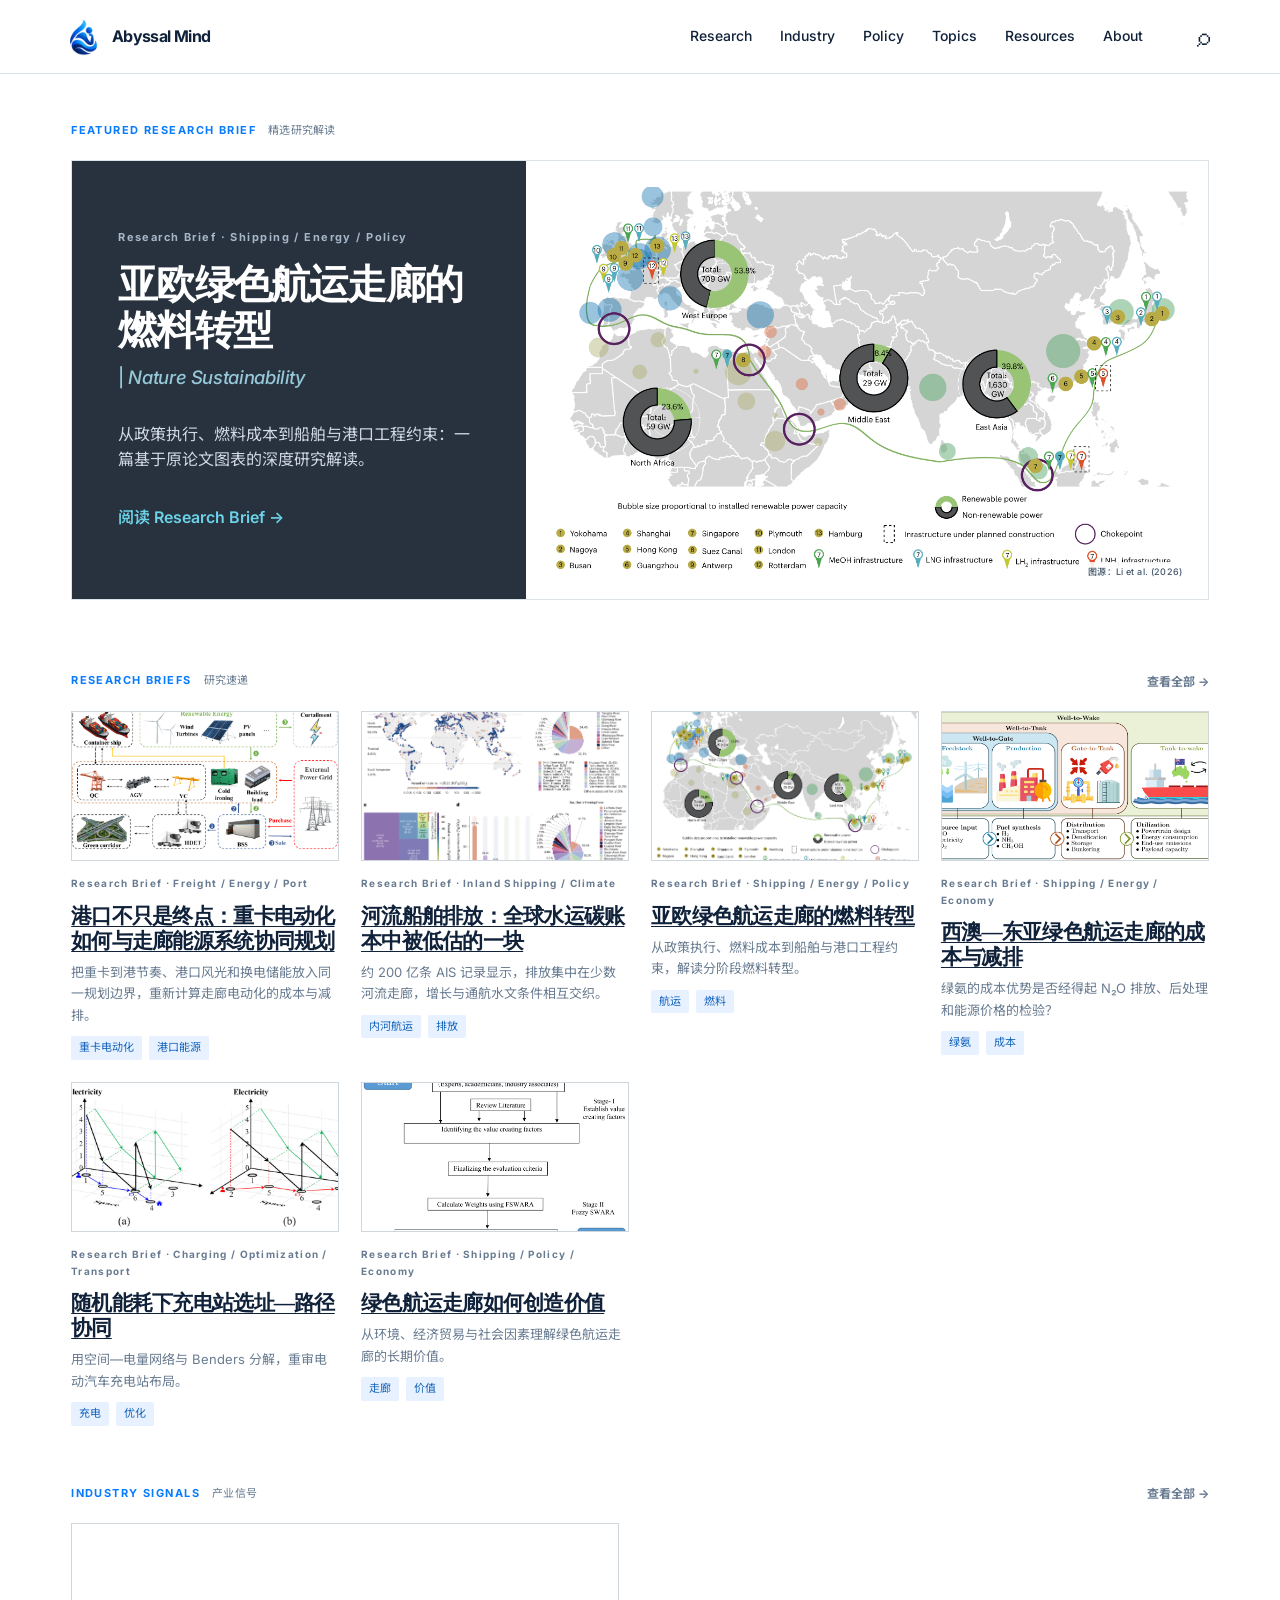
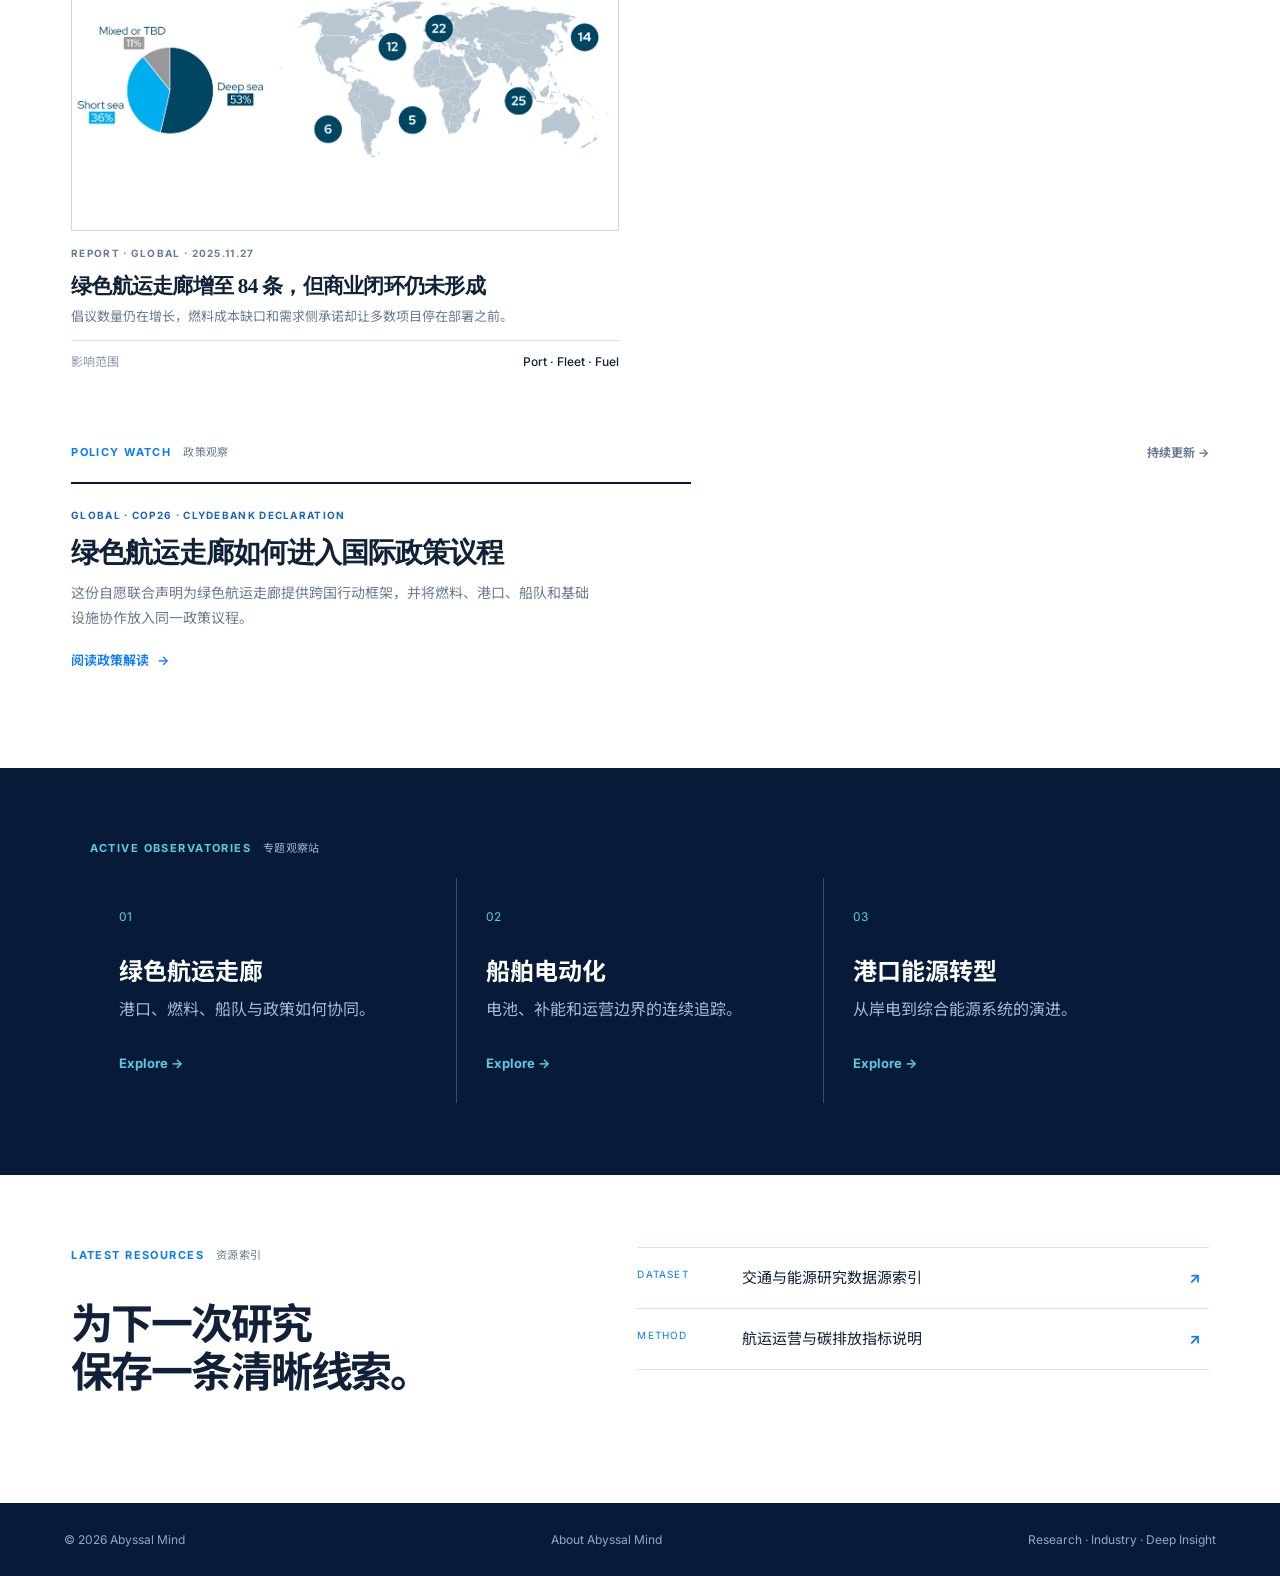
<file: index.html>
<!doctype html>
<html lang="zh-CN">
  <head>
    <meta charset="utf-8" />
    <meta name="viewport" content="width=device-width, initial-scale=1" />
    <meta
      name="description"
      content="Abyssal Mind — 连接交通、能源与航运的研究证据与产业实践。"
    />
    <title>Abyssal Mind · 深水区</title>
    <link rel="preconnect" href="https://fonts.googleapis.com" />
    <link rel="preconnect" href="https://fonts.gstatic.com" crossorigin />
    <link
      href="https://fonts.googleapis.com/css2?family=Inter:wght@400;500;600;700&family=Noto+Sans+SC:wght@400;500;600;700&display=swap"
      rel="stylesheet"
    />
    <link rel="stylesheet" href="styles.css" />
    <link rel="stylesheet" href="homepage.css" />
    <link rel="stylesheet" href="landing.css" />
    <script>
      document.documentElement.classList.add("js");
    </script>
  </head>
  <body>
    <header class="site-header reveal">
      <a class="brand" href="./"
        ><img
          src="assets/brand/abyssal-mind-mark.png"
          alt="Abyssal Mind"
        /><span>Abyssal Mind</span></a
      >
      <nav>
        <a href="#research">Research</a><a href="#industry">Industry</a
        ><a href="#policy">Policy</a><a href="#topics">Topics</a
        ><a href="#resources">Resources</a><a href="about.html">About</a>
      </nav>
      <button class="search" aria-label="搜索">⌕</button>
    </header>

    <main>
      <section class="feature-section feature-section--first reveal">
        <div class="section-kicker">
          FEATURED RESEARCH BRIEF <span>精选研究解读</span>
        </div>
        <article class="feature-card feature-card--brief">
          <div>
            <p class="meta">Research Brief · Shipping / Energy / Policy</p>
            <h2>
              亚欧绿色航运走廊的燃料转型<span class="feature-journal"
                >| <em>Nature Sustainability</em></span
              >
            </h2>
            <p>
              从政策执行、燃料成本到船舶与港口工程约束：一篇基于原论文图表的深度研究解读。
            </p>
            <a
              class="text-link"
              href="articles/phased-fuel-transitions-for-asia-europe-corridor.html"
              >阅读 Research Brief <span>→</span></a
            >
          </div>
          <a
            class="feature-art feature-art--paper"
            href="articles/phased-fuel-transitions-for-asia-europe-corridor.html"
            aria-label="阅读亚欧绿色航运走廊的燃料转型"
            ><img
              src="assets/articles/phased-fuel-transitions/figure-2.png"
              alt="亚欧绿色航运走廊的加注港口、基础设施与可再生发电装机分布图"
            /><span class="feature-credit">图源：Li et al. (2026)</span></a
          >
        </article>
      </section>

      <section class="content-stream reveal">
        <section id="research">
          <div class="section-kicker">
            RESEARCH BRIEFS <span>研究速递</span
            ><a href="research.html">查看全部 →</a>
          </div>
          <div class="research-card-grid">
            <article class="story">
              <a
                class="story-image"
                href="articles/corridor-port-heavy-duty-truck-electrification.html"
                ><img
                  src="assets/articles/corridor-port-heavy-duty-truck-electrification/figure-1.jpg"
                  alt="走廊港口综合能源系统架构"
              /></a>
              <div>
                <p class="meta">Research Brief · Freight / Energy / Port</p>
                <h3>
                  <a href="articles/corridor-port-heavy-duty-truck-electrification.html"
                    >港口不只是终点：重卡电动化如何与走廊能源系统协同规划</a
                  >
                </h3>
                <p>
                  把重卡到港节奏、港口风光和换电储能放入同一规划边界，重新计算走廊电动化的成本与减排。
                </p>
                <div class="tags"><span>重卡电动化</span><span>港口能源</span></div>
              </div>
            </article>
            <article class="story">
              <a
                class="story-image"
                href="articles/global-vessel-co2-navigable-rivers.html"
                ><img
                  src="assets/articles/global-vessel-co2-navigable-rivers/figure-1.png"
                  alt="全球内河船舶二氧化碳排放的空间分布与组成"
              /></a>
              <div>
                <p class="meta">Research Brief · Inland Shipping / Climate</p>
                <h3>
                  <a href="articles/global-vessel-co2-navigable-rivers.html"
                    >河流船舶排放：全球水运碳账本中被低估的一块</a
                  >
                </h3>
                <p>
                  约 200 亿条 AIS
                  记录显示，排放集中在少数河流走廊，增长与通航水文条件相互交织。
                </p>
                <div class="tags"><span>内河航运</span><span>排放</span></div>
              </div>
            </article>
            <article class="story">
              <a
                class="story-image"
                href="articles/phased-fuel-transitions-for-asia-europe-corridor.html"
                ><img
                  src="assets/articles/phased-fuel-transitions/figure-2.png"
                  alt="亚欧绿色航运走廊基础设施图"
              /></a>
              <div>
                <p class="meta">Research Brief · Shipping / Energy / Policy</p>
                <h3>
                  <a
                    href="articles/phased-fuel-transitions-for-asia-europe-corridor.html"
                    >亚欧绿色航运走廊的燃料转型</a
                  >
                </h3>
                <p>
                  从政策执行、燃料成本到船舶与港口工程约束，解读分阶段燃料转型。
                </p>
                <div class="tags"><span>航运</span><span>燃料</span></div>
              </div>
            </article>
            <article class="story">
              <a
                class="story-image"
                href="articles/western-australia-east-asia-green-shipping-corridor.html"
                ><img
                  src="assets/articles/douglas-wa-east-asia/figure-1.png"
                  alt="西澳—东亚绿色航运走廊研究范围与系统边界图"
              /></a>
              <div>
                <p class="meta">Research Brief · Shipping / Energy / Economy</p>
                <h3>
                  <a
                    href="articles/western-australia-east-asia-green-shipping-corridor.html"
                    >西澳—东亚绿色航运走廊的成本与减排</a
                  >
                </h3>
                <p>
                  绿氨的成本优势是否经得起 N₂O 排放、后处理和能源价格的检验？
                </p>
                <div class="tags"><span>绿氨</span><span>成本</span></div>
              </div>
            </article>
            <article class="story">
              <a
                class="story-image"
                href="articles/zhang-benders-space-electricity-network.html"
                ><img
                  src="assets/articles/zhang-benders-space-electricity/figure-3.png"
                  alt="空间—电量网络表示图"
              /></a>
              <div>
                <p class="meta">
                  Research Brief · Charging / Optimization / Transport
                </p>
                <h3>
                  <a
                    href="articles/zhang-benders-space-electricity-network.html"
                    >随机能耗下充电站选址—路径协同</a
                  >
                </h3>
                <p>用空间—电量网络与 Benders 分解，重审电动汽车充电站布局。</p>
                <div class="tags"><span>充电</span><span>优化</span></div>
              </div>
            </article>
            <article class="story">
              <a
                class="story-image"
                href="articles/garg-value-creating-factors-green-shipping-corridors.html"
                ><img
                  src="assets/articles/garg-green-shipping-corridors/figure-1.png"
                  alt="绿色航运走廊价值创造因素的两阶段评估方法"
              /></a>
              <div>
                <p class="meta">Research Brief · Shipping / Policy / Economy</p>
                <h3>
                  <a
                    href="articles/garg-value-creating-factors-green-shipping-corridors.html"
                    >绿色航运走廊如何创造价值</a
                  >
                </h3>
                <p>从环境、经济贸易与社会因素理解绿色航运走廊的长期价值。</p>
                <div class="tags"><span>走廊</span><span>价值</span></div>
              </div>
            </article>
          </div>
        </section>
        <section id="industry">
          <div class="section-kicker">
            INDUSTRY SIGNALS <span>产业信号</span
            ><a href="industry.html">查看全部 →</a>
          </div>
          <div class="industry-signal-grid">
            <article class="signal">
              <a
                class="signal-image signal-image--report"
                href="articles/annual-progress-green-shipping-corridors-2025.html"
                aria-label="阅读绿色航运走廊年度进展报告解读"
                ><img
                  src="assets/articles/annual-progress-green-shipping-corridors-2025/figure-2.png"
                  alt="报告图2：绿色航运走廊的航运范围与地理分布"
              /></a>
              <div>
                <p class="meta">REPORT · GLOBAL · 2025.11.27</p>
                <h3>
                  <a
                    href="articles/annual-progress-green-shipping-corridors-2025.html"
                    >绿色航运走廊增至 84 条，但商业闭环仍未形成</a
                  >
                </h3>
                <p>
                  倡议数量仍在增长，燃料成本缺口和需求侧承诺却让多数项目停在部署之前。
                </p>
                <div class="signal-line">
                  <span>影响范围</span><b>Port · Fleet · Fuel</b>
                </div>
              </div>
            </article>
          </div>
        </section>
      </section>

      <section id="policy" class="policy-watch reveal">
        <div class="section-kicker">
          POLICY WATCH <span>政策观察</span><a href="#policy">持续更新 →</a>
        </div>
        <div class="policy-grid">
          <article class="policy-card">
            <p class="meta">GLOBAL · COP26 · CLYDEBANK DECLARATION</p>
            <h3>绿色航运走廊如何进入国际政策议程</h3>
            <p>
              这份自愿联合声明为绿色航运走廊提供跨国行动框架，并将燃料、港口、船队和基础设施协作放入同一政策议程。
            </p>
            <a
              class="policy-link"
              href="articles/clydebank-declaration-green-shipping-corridors.html"
              >阅读政策解读 <span>→</span></a
            >
          </article>
        </div>
      </section>

      <section id="topics" class="observatories reveal">
        <div class="section-kicker">
          ACTIVE OBSERVATORIES <span>专题观察站</span>
        </div>
        <div class="topic-grid">
          <a class="topic-card" href="#"
            ><span>01</span>
            <h3>绿色航运走廊</h3>
            <p>港口、燃料、船队与政策如何协同。</p>
            <b>Explore →</b></a
          ><a class="topic-card" href="#"
            ><span>02</span>
            <h3>船舶电动化</h3>
            <p>电池、补能和运营边界的连续追踪。</p>
            <b>Explore →</b></a
          ><a class="topic-card" href="#"
            ><span>03</span>
            <h3>港口能源转型</h3>
            <p>从岸电到综合能源系统的演进。</p>
            <b>Explore →</b></a
          >
        </div>
      </section>

      <section id="resources" class="resources reveal">
        <div>
          <div class="section-kicker">
            LATEST RESOURCES <span>资源索引</span>
          </div>
          <h2>为下一次研究<br />保存一条清晰线索。</h2>
        </div>
        <div class="resource-list">
          <a href="#"><span>DATASET</span>交通与能源研究数据源索引 <b>↗</b></a
          ><a href="#"><span>METHOD</span>航运运营与碳排放指标说明 <b>↗</b></a>
        </div>
      </section>
    </main>
    <footer>
      <span>© 2026 Abyssal Mind</span><a href="about.html">About Abyssal Mind</a
      ><span>Research · Industry · Deep Insight</span>
    </footer>
    <script src="landing.js"></script>
  </body>
</html>
</file>
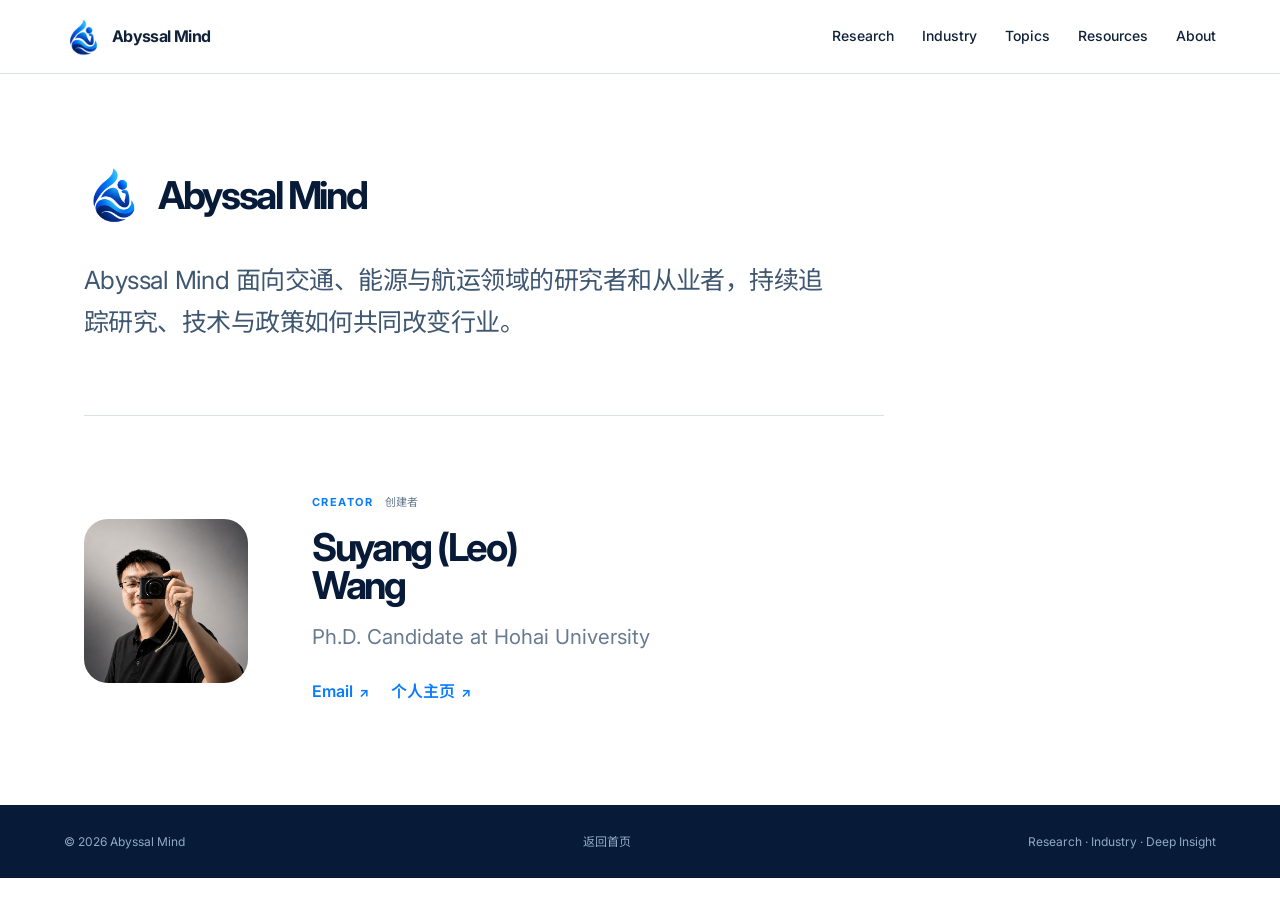
<file: about.html>
<!doctype html>
<html lang="zh-CN">
<head>
  <meta charset="utf-8" />
  <meta name="viewport" content="width=device-width, initial-scale=1" />
  <meta name="description" content="关于 Abyssal Mind：交通、能源与航运领域的研究解读平台。" />
  <title>关于 Abyssal Mind</title>
  <link rel="preconnect" href="https://fonts.googleapis.com" />
  <link rel="preconnect" href="https://fonts.gstatic.com" crossorigin />
  <link href="https://fonts.googleapis.com/css2?family=Inter:wght@400;500;600;700&family=Noto+Sans+SC:wght@400;500;600;700&display=swap" rel="stylesheet" />
  <link rel="stylesheet" href="styles.css" />
  <link rel="stylesheet" href="about.css" />
</head>
<body>
  <header class="site-header">
    <a class="brand" href="./"><img src="assets/brand/abyssal-mind-mark.png" alt="Abyssal Mind" /><span>Abyssal Mind</span></a>
    <nav><a href="index.html#research">Research</a><a href="index.html#industry">Industry</a><a href="index.html#topics">Topics</a><a href="index.html#resources">Resources</a><a href="about.html">About</a></nav>
  </header>
  <main class="about-page">
    <section class="about-brand" aria-labelledby="about-title">
      <div class="about-brand__lockup">
        <img src="assets/brand/abyssal-mind-mark.png" alt="" />
        <h1 id="about-title">Abyssal Mind</h1>
      </div>
      <p>Abyssal Mind 面向交通、能源与航运领域的研究者和从业者，持续追踪研究、技术与政策如何共同改变行业。</p>
    </section>
    <section class="about-founder" aria-labelledby="founder-name">
      <div class="about-founder__copy">
        <p class="section-kicker">CREATOR <span>创建者</span></p>
        <h2 id="founder-name">Suyang (Leo)<br />Wang</h2>
        <p class="about-founder__role">Ph.D. Candidate at Hohai University</p>
        <ul class="about-founder__links" aria-label="联系与个人主页">
          <li><a href="mailto:wangsuyang@hhu.edu.cn">Email <b>↗</b></a></li>
          <li><a href="https://wsy1011.github.io/" target="_blank" rel="noreferrer">个人主页 <b>↗</b></a></li>
        </ul>
      </div>
      <figure class="about-founder__portrait">
        <img src="assets/people/suyang-wang.png" alt="Suyang (Leo) Wang 手持相机的肖像" />
      </figure>
    </section>
  </main>
  <footer><span>© 2026 Abyssal Mind</span><a href="index.html">返回首页</a><span>Research · Industry · Deep Insight</span></footer>
</body>
</html>
</file>
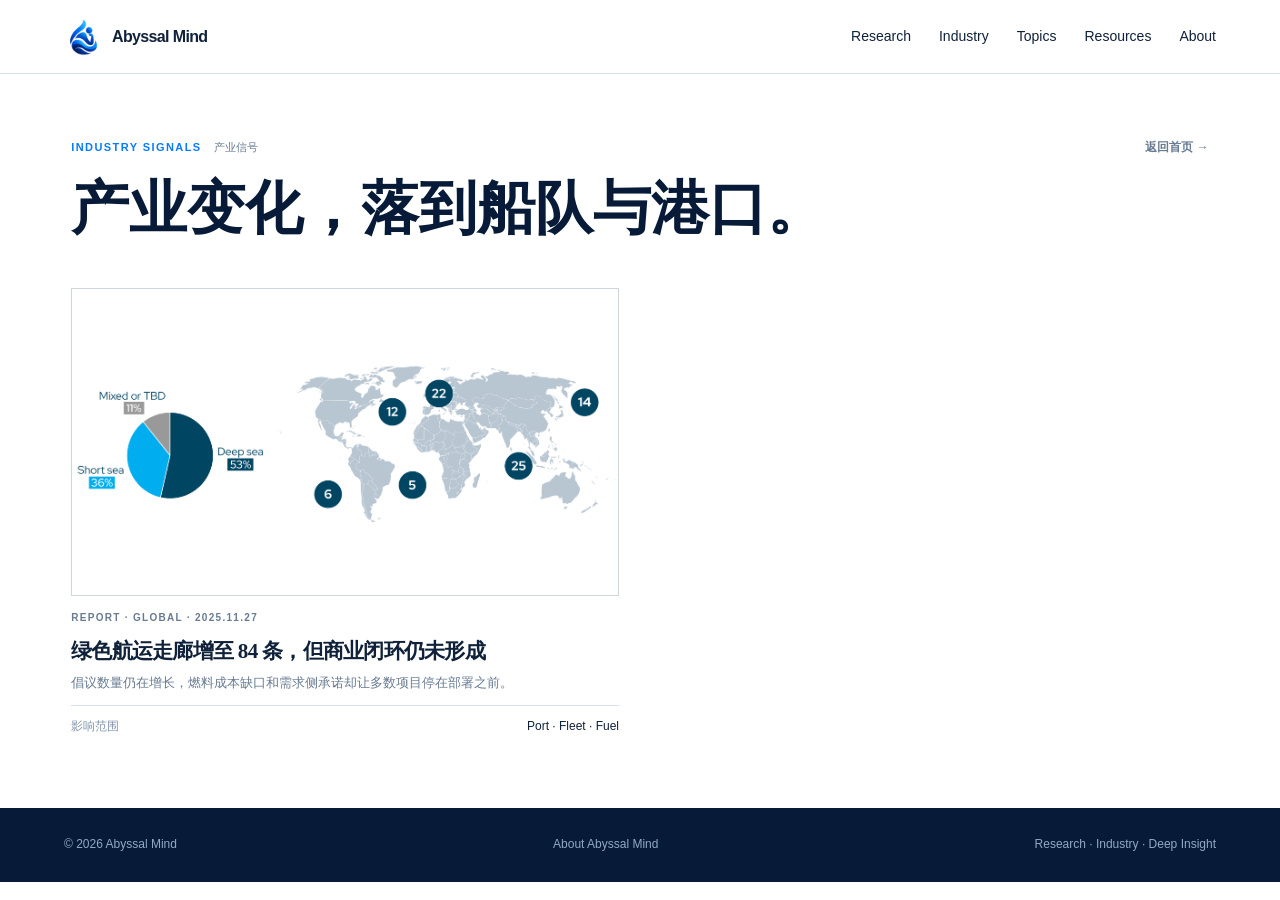
<file: industry.html>
<!doctype html><html lang="zh-CN"><head><meta charset="utf-8"><meta name="viewport" content="width=device-width,initial-scale=1"><title>Industry Signals | Abyssal Mind</title><link rel="stylesheet" href="styles.css"><link rel="stylesheet" href="homepage.css"></head><body><header class="site-header"><a class="brand" href="index.html"><img src="assets/brand/abyssal-mind-mark.png" alt="Abyssal Mind"><span>Abyssal Mind</span></a><nav><a href="index.html#research">Research</a><a href="index.html#industry">Industry</a><a href="index.html#topics">Topics</a><a href="index.html#resources">Resources</a><a href="about.html">About</a></nav></header><main class="content-stream" style="padding-top:64px"><div class="section-kicker">INDUSTRY SIGNALS <span>产业信号</span><a href="index.html">返回首页 →</a></div><h1 style="font-family:Georgia,'Noto Serif SC',serif;font-size:clamp(34px,5vw,58px);line-height:1.12;margin:18px 0 46px;color:#071b38">产业变化，落到船队与港口。</h1><div class="industry-signal-grid"><article class="signal"><a class="signal-image signal-image--report" href="articles/annual-progress-green-shipping-corridors-2025.html"><img src="assets/articles/annual-progress-green-shipping-corridors-2025/figure-2.png" alt="报告图2：绿色航运走廊的航运范围与地理分布"></a><div><p class="meta">REPORT · GLOBAL · 2025.11.27</p><h3><a href="articles/annual-progress-green-shipping-corridors-2025.html">绿色航运走廊增至 84 条，但商业闭环仍未形成</a></h3><p>倡议数量仍在增长，燃料成本缺口和需求侧承诺却让多数项目停在部署之前。</p><div class="signal-line"><span>影响范围</span><b>Port · Fleet · Fuel</b></div></div></article></div></main><footer><span>© 2026 Abyssal Mind</span><a href="about.html">About Abyssal Mind</a><span>Research · Industry · Deep Insight</span></footer></body></html>
</file>
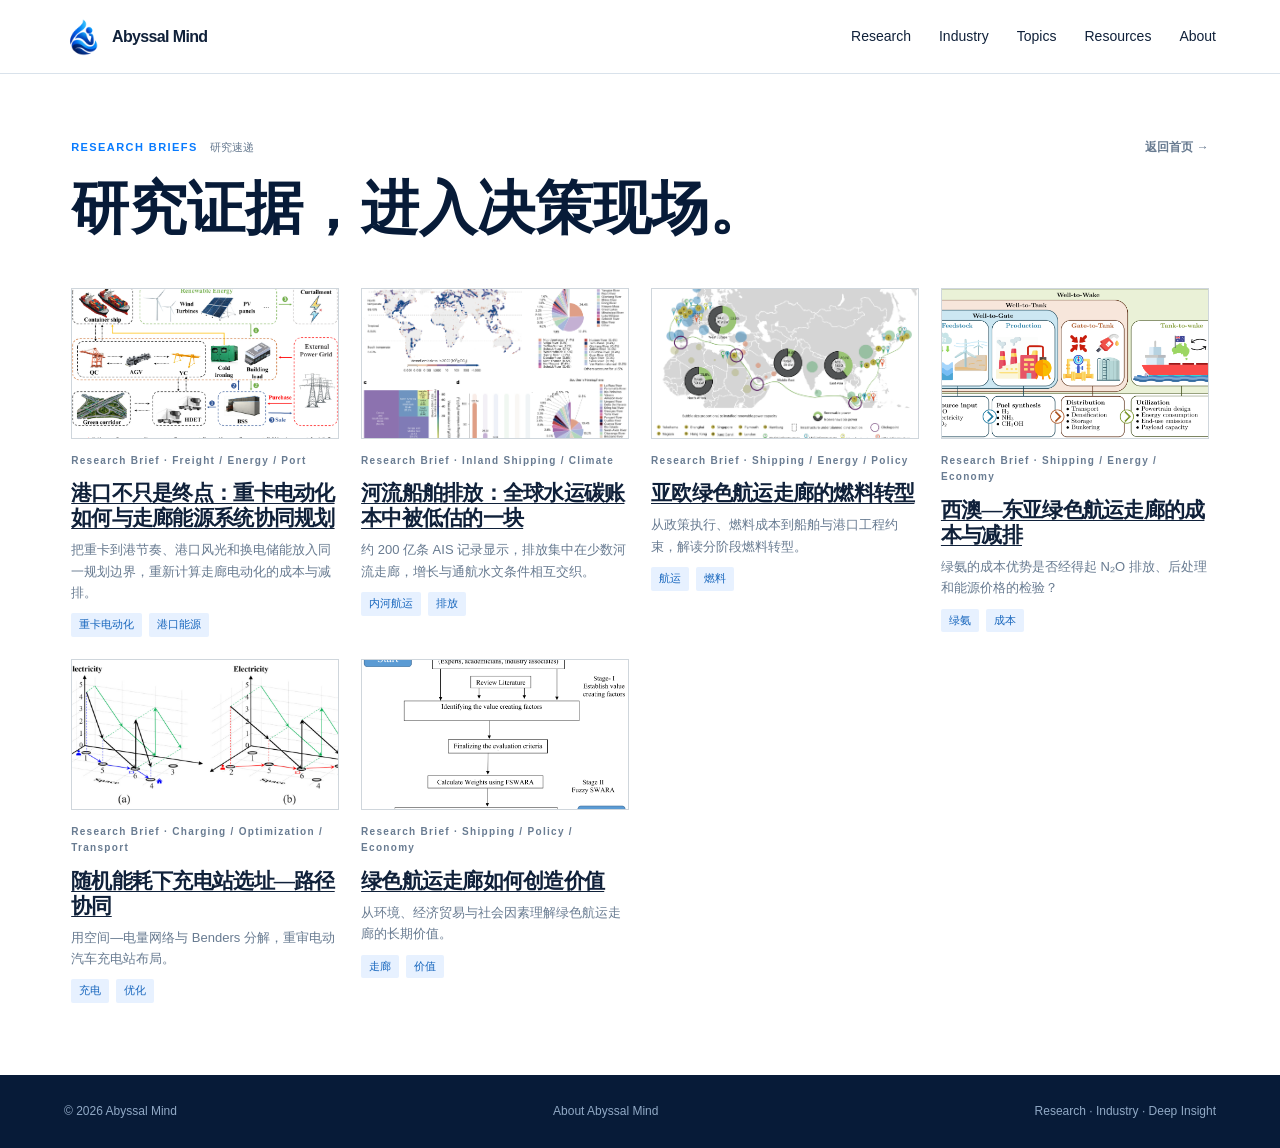
<file: research.html>
<!doctype html>
<html lang="zh-CN">
  <head>
    <meta charset="utf-8" />
    <meta name="viewport" content="width=device-width,initial-scale=1" />
    <title>Research Briefs | Abyssal Mind</title>
    <link rel="stylesheet" href="styles.css" />
    <link rel="stylesheet" href="homepage.css" />
  </head>
  <body>
    <header class="site-header">
      <a class="brand" href="index.html"
        ><img
          src="assets/brand/abyssal-mind-mark.png"
          alt="Abyssal Mind"
        /><span>Abyssal Mind</span></a
      >
      <nav>
        <a href="index.html#research">Research</a
        ><a href="index.html#industry">Industry</a
        ><a href="index.html#topics">Topics</a
        ><a href="index.html#resources">Resources</a
        ><a href="about.html">About</a>
      </nav>
    </header>
    <main class="content-stream" style="padding-top: 64px">
      <div class="section-kicker">
        RESEARCH BRIEFS <span>研究速递</span><a href="index.html">返回首页 →</a>
      </div>
      <h1
        style="
          font-family: Georgia, &quot;Noto Serif SC&quot;, serif;
          font-size: clamp(34px, 5vw, 58px);
          line-height: 1.12;
          margin: 18px 0 46px;
          color: #071b38;
        "
      >
        研究证据，进入决策现场。
      </h1>
      <div class="research-card-grid">
        <article class="story">
          <a
            class="story-image"
            href="articles/corridor-port-heavy-duty-truck-electrification.html"
            ><img
              src="assets/articles/corridor-port-heavy-duty-truck-electrification/figure-1.jpg"
              alt="走廊港口综合能源系统架构"
          /></a>
          <div>
            <p class="meta">Research Brief · Freight / Energy / Port</p>
            <h3>
              <a href="articles/corridor-port-heavy-duty-truck-electrification.html"
                >港口不只是终点：重卡电动化如何与走廊能源系统协同规划</a
              >
            </h3>
            <p>
              把重卡到港节奏、港口风光和换电储能放入同一规划边界，重新计算走廊电动化的成本与减排。
            </p>
            <div class="tags"><span>重卡电动化</span><span>港口能源</span></div>
          </div>
        </article>
        <article class="story">
          <a
            class="story-image"
            href="articles/global-vessel-co2-navigable-rivers.html"
            ><img
              src="assets/articles/global-vessel-co2-navigable-rivers/figure-1.png"
              alt="全球内河船舶二氧化碳排放的空间分布与组成"
          /></a>
          <div>
            <p class="meta">Research Brief · Inland Shipping / Climate</p>
            <h3>
              <a href="articles/global-vessel-co2-navigable-rivers.html"
                >河流船舶排放：全球水运碳账本中被低估的一块</a
              >
            </h3>
            <p>
              约 200 亿条 AIS
              记录显示，排放集中在少数河流走廊，增长与通航水文条件相互交织。
            </p>
            <div class="tags"><span>内河航运</span><span>排放</span></div>
          </div>
        </article>
        <article class="story">
          <a
            class="story-image"
            href="articles/phased-fuel-transitions-for-asia-europe-corridor.html"
            ><img
              src="assets/articles/phased-fuel-transitions/figure-2.png"
              alt="亚欧绿色航运走廊基础设施图"
          /></a>
          <div>
            <p class="meta">Research Brief · Shipping / Energy / Policy</p>
            <h3>
              <a
                href="articles/phased-fuel-transitions-for-asia-europe-corridor.html"
                >亚欧绿色航运走廊的燃料转型</a
              >
            </h3>
            <p>
              从政策执行、燃料成本到船舶与港口工程约束，解读分阶段燃料转型。
            </p>
            <div class="tags"><span>航运</span><span>燃料</span></div>
          </div>
        </article>
        <article class="story">
          <a
            class="story-image"
            href="articles/western-australia-east-asia-green-shipping-corridor.html"
            ><img
              src="assets/articles/douglas-wa-east-asia/figure-1.png"
              alt="西澳—东亚绿色航运走廊研究范围与系统边界图"
          /></a>
          <div>
            <p class="meta">Research Brief · Shipping / Energy / Economy</p>
            <h3>
              <a
                href="articles/western-australia-east-asia-green-shipping-corridor.html"
                >西澳—东亚绿色航运走廊的成本与减排</a
              >
            </h3>
            <p>绿氨的成本优势是否经得起 N₂O 排放、后处理和能源价格的检验？</p>
            <div class="tags"><span>绿氨</span><span>成本</span></div>
          </div>
        </article>
        <article class="story">
          <a
            class="story-image"
            href="articles/zhang-benders-space-electricity-network.html"
            ><img
              src="assets/articles/zhang-benders-space-electricity/figure-3.png"
              alt="空间—电量网络表示图"
          /></a>
          <div>
            <p class="meta">
              Research Brief · Charging / Optimization / Transport
            </p>
            <h3>
              <a href="articles/zhang-benders-space-electricity-network.html"
                >随机能耗下充电站选址—路径协同</a
              >
            </h3>
            <p>用空间—电量网络与 Benders 分解，重审电动汽车充电站布局。</p>
            <div class="tags"><span>充电</span><span>优化</span></div>
          </div>
        </article>
        <article class="story">
          <a
            class="story-image"
            href="articles/garg-value-creating-factors-green-shipping-corridors.html"
            ><img
              src="assets/articles/garg-green-shipping-corridors/figure-1.png"
              alt="绿色航运走廊价值创造因素的两阶段评估方法"
          /></a>
          <div>
            <p class="meta">Research Brief · Shipping / Policy / Economy</p>
            <h3>
              <a
                href="articles/garg-value-creating-factors-green-shipping-corridors.html"
                >绿色航运走廊如何创造价值</a
              >
            </h3>
            <p>从环境、经济贸易与社会因素理解绿色航运走廊的长期价值。</p>
            <div class="tags"><span>走廊</span><span>价值</span></div>
          </div>
        </article>
      </div>
    </main>
    <footer>
      <span>© 2026 Abyssal Mind</span><a href="about.html">About Abyssal Mind</a
      ><span>Research · Industry · Deep Insight</span>
    </footer>
  </body>
</html>
</file>
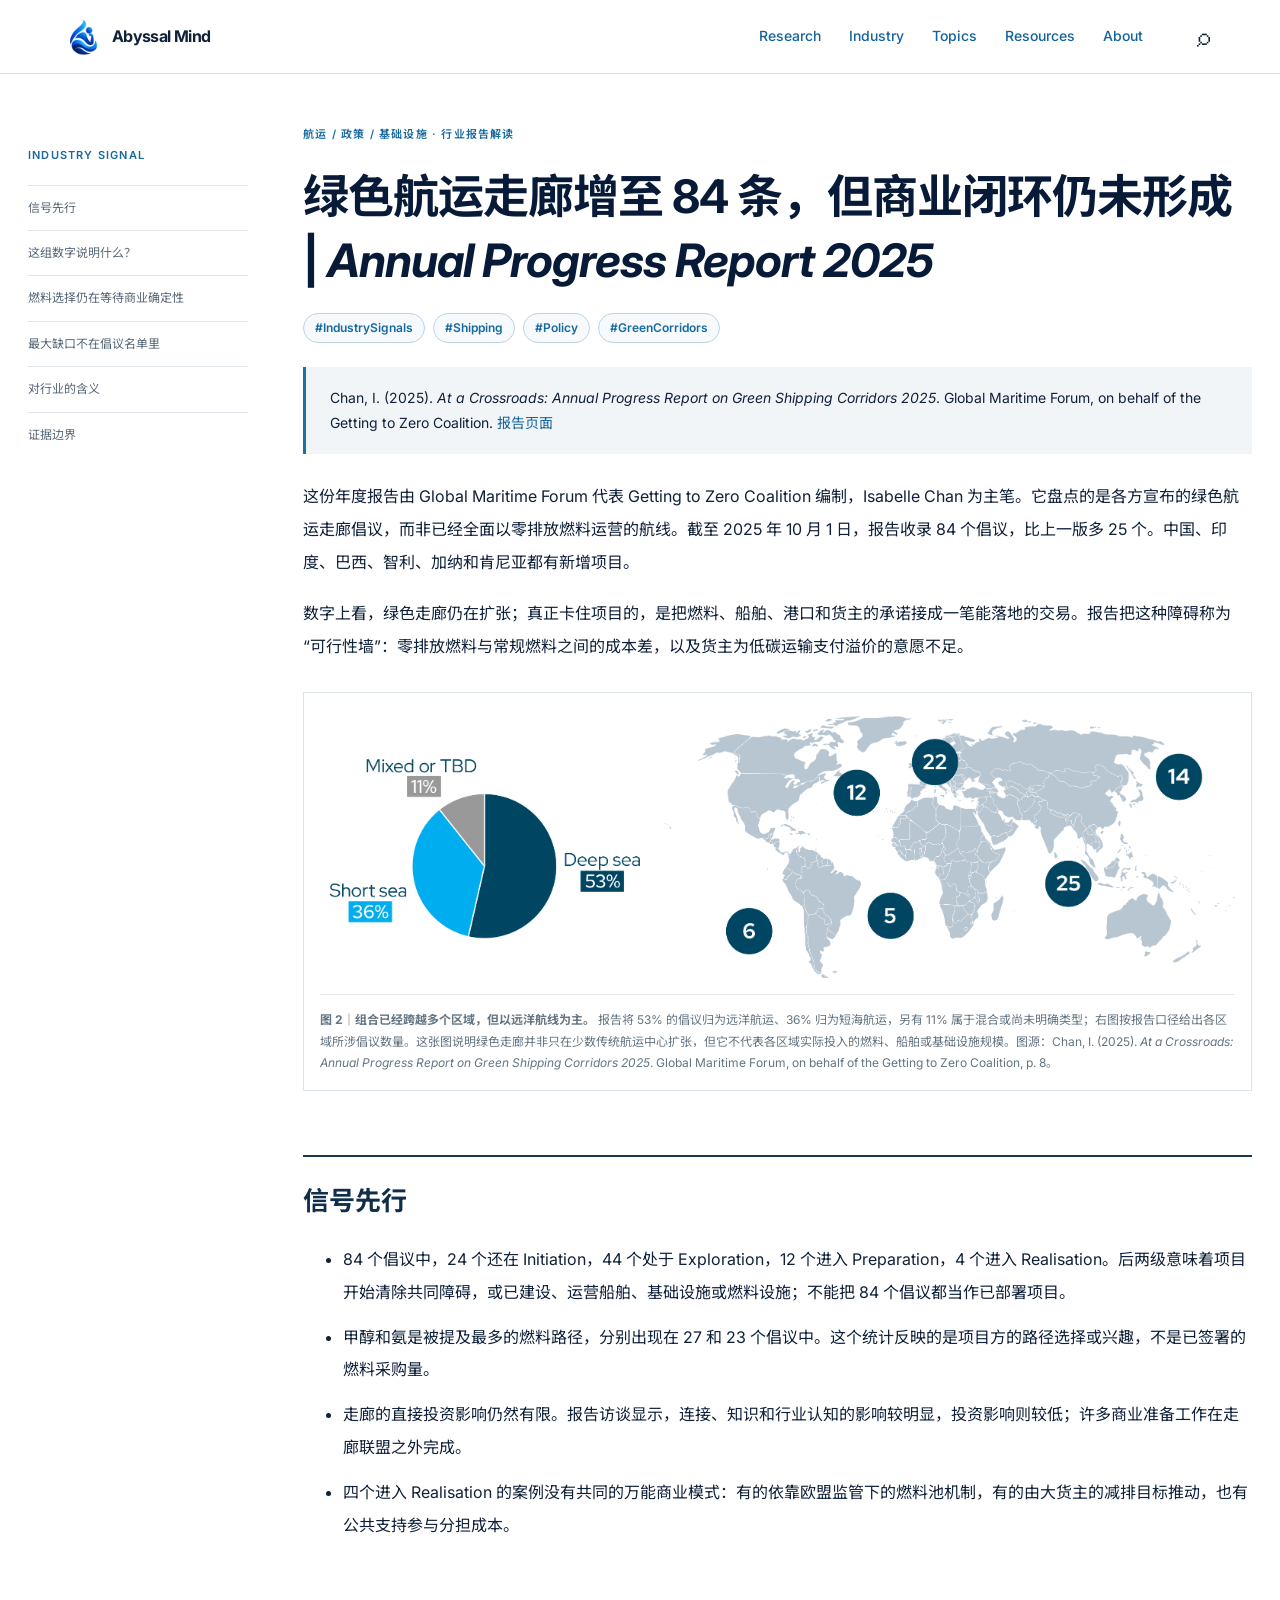
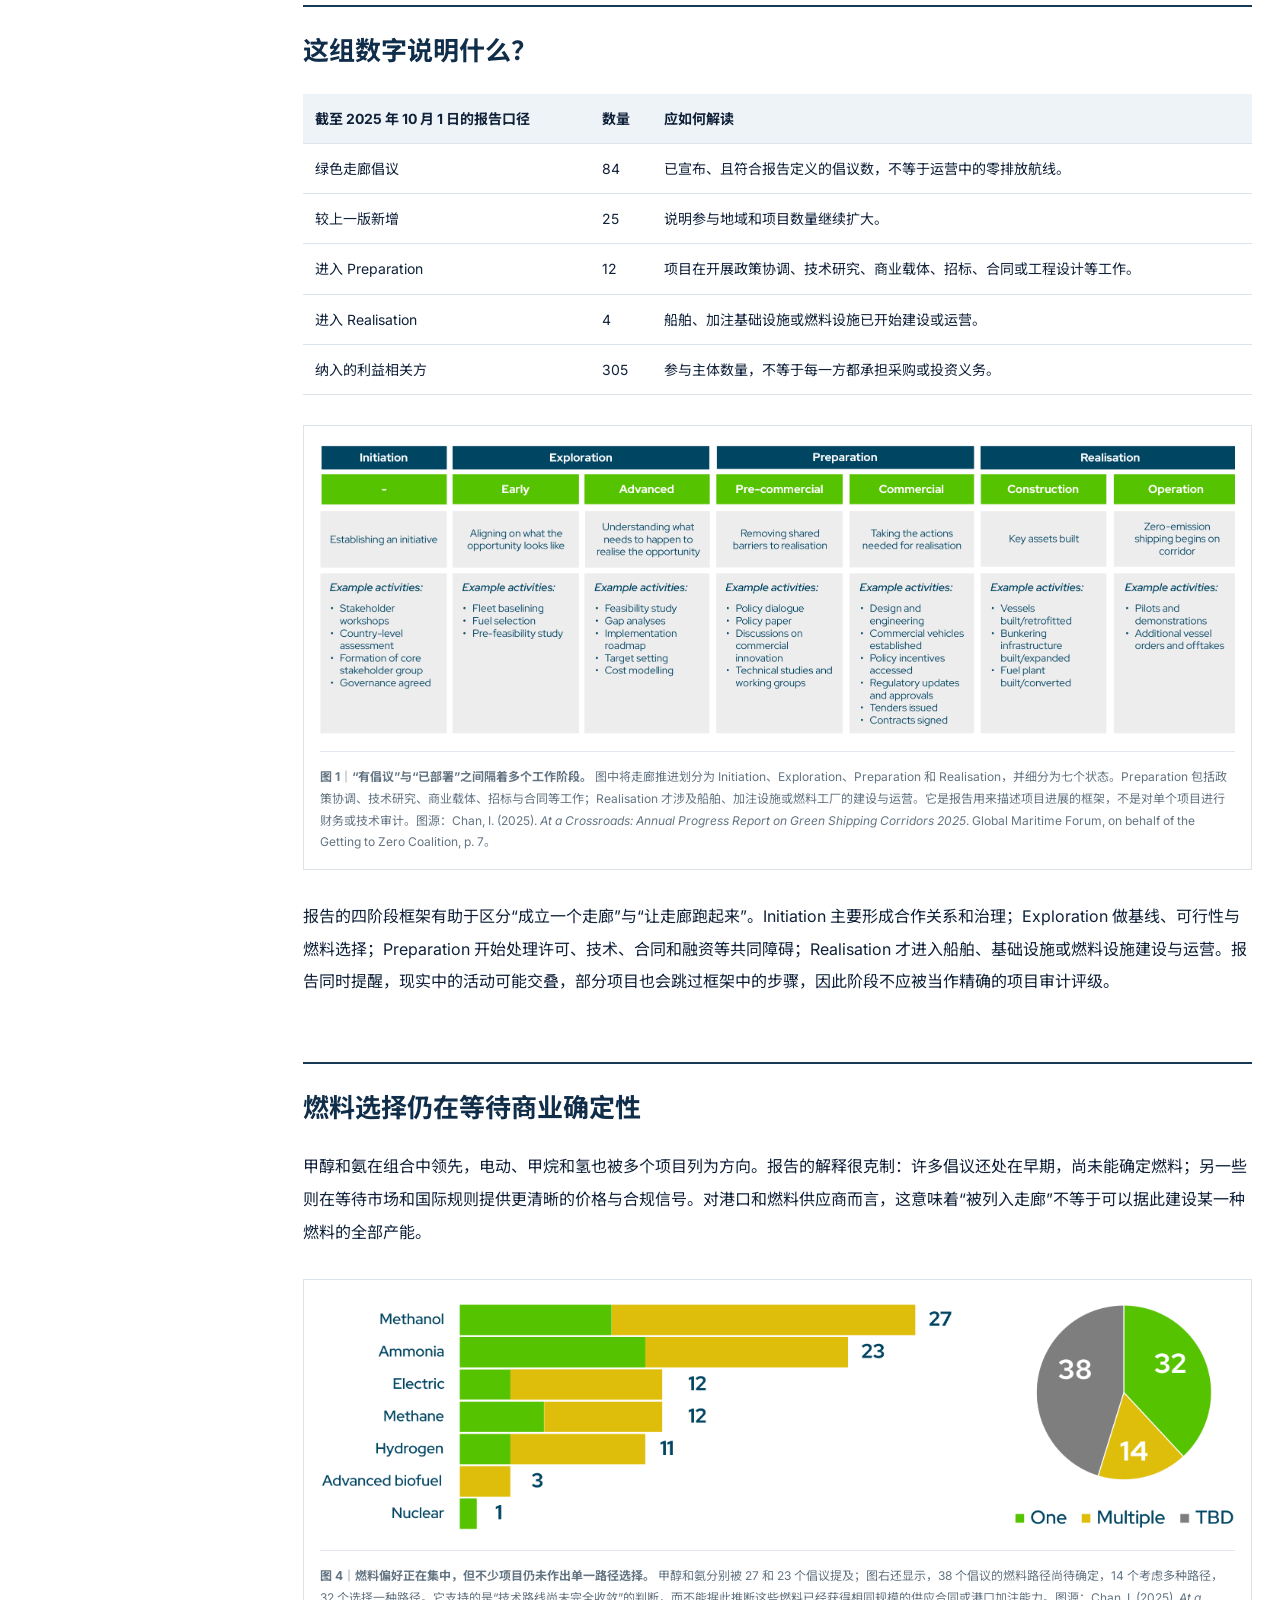
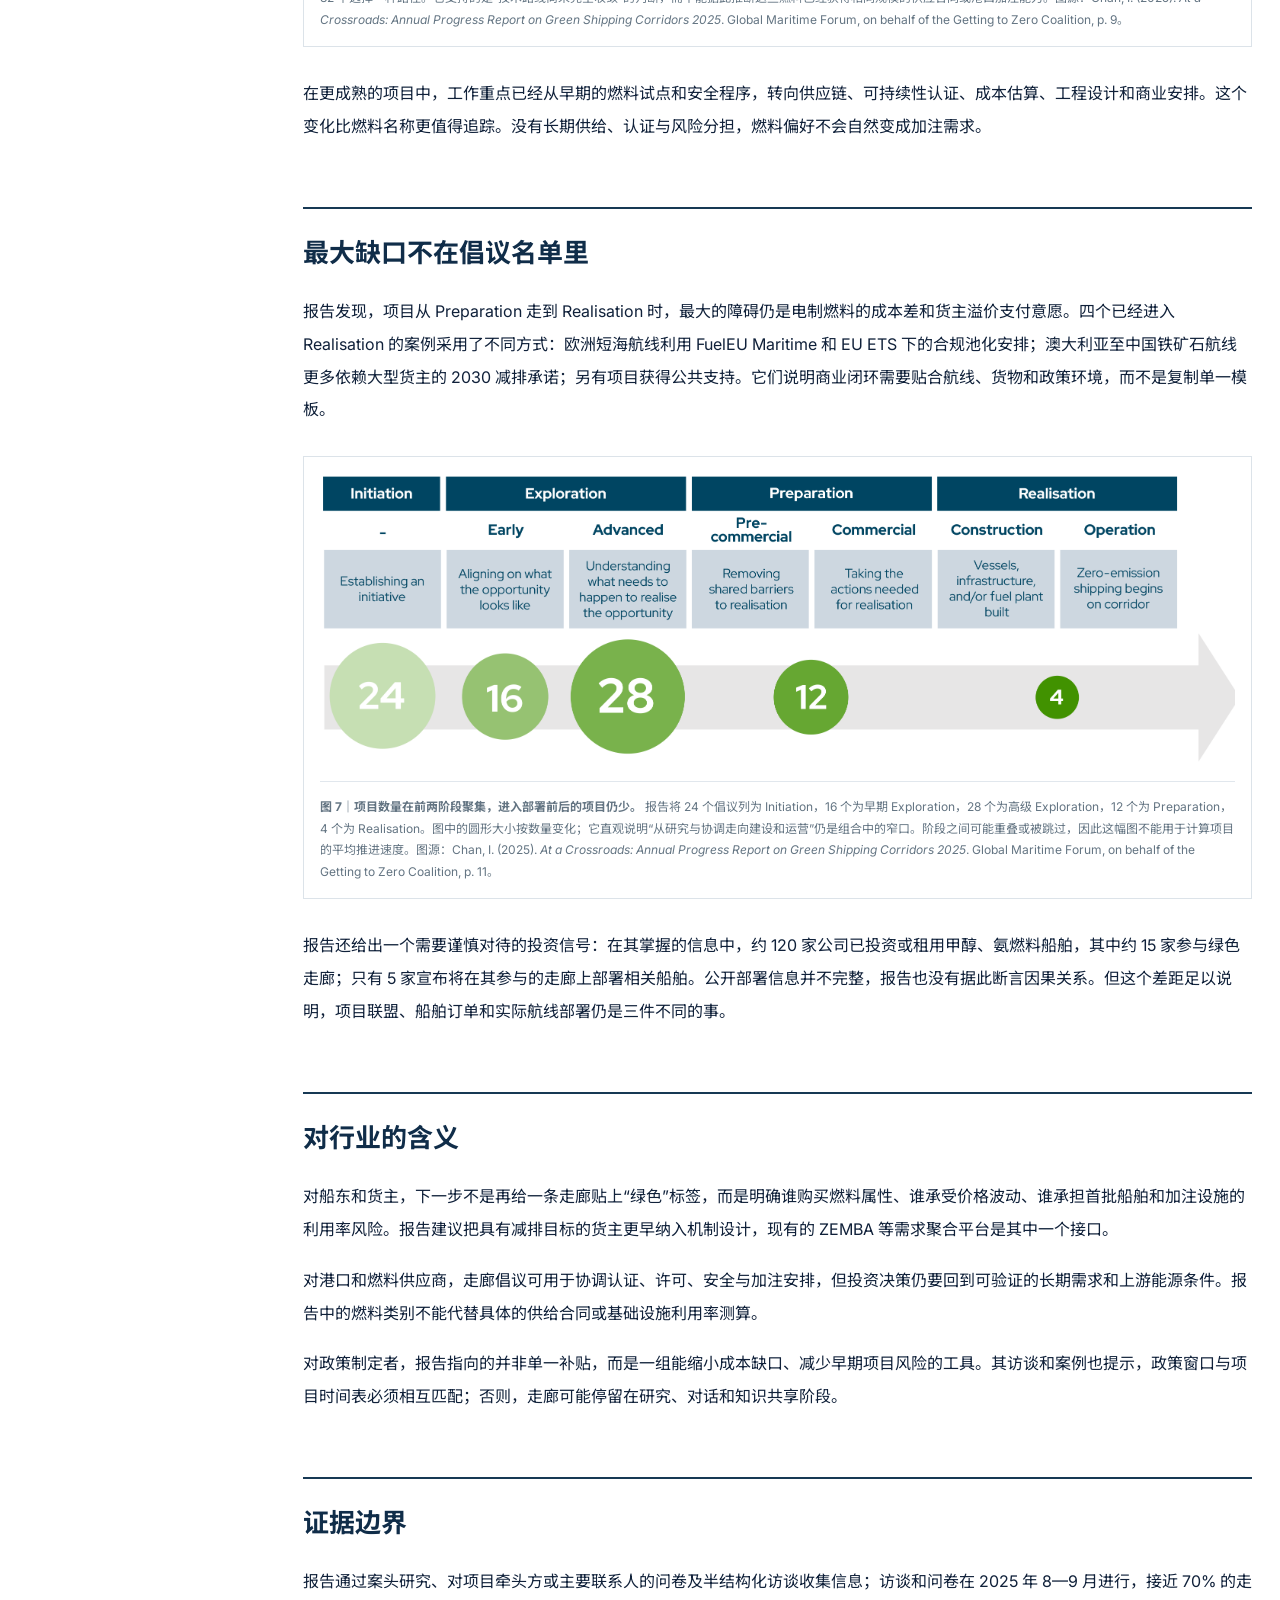
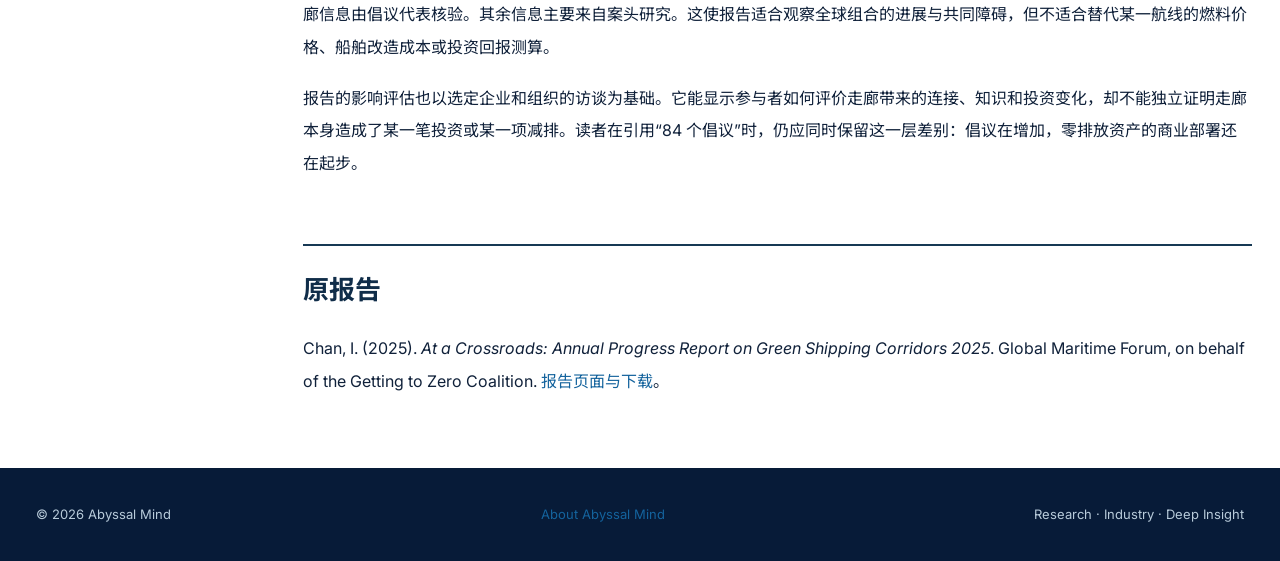
<file: articles/annual-progress-green-shipping-corridors-2025.html>
<!doctype html>
<html lang="zh-CN">
<head>
  <meta charset="utf-8">
  <meta name="viewport" content="width=device-width,initial-scale=1">
  <title>绿色航运走廊增至 84 条，但商业闭环仍未形成 | Abyssal Mind</title>
  <link rel="stylesheet" href="../styles.css">
  <link rel="stylesheet" href="../brief.css">
  <link rel="stylesheet" href="../article-shell.css">
</head>
<body>
  <header class="site-header"><a class="brand" href="../index.html"><img src="../assets/brand/abyssal-mind-mark.png" alt="Abyssal Mind"><span>Abyssal Mind</span></a><nav><a href="../index.html#research">Research</a><a href="../index.html#industry">Industry</a><a href="../index.html#topics">Topics</a><a href="../index.html#resources">Resources</a><a href="../about.html">About</a></nav><button class="search" aria-label="搜索">⌕</button></header>
  <div class="layout">
    <aside><p>INDUSTRY SIGNAL</p><a href="#signal">信号先行</a><a href="#numbers">这组数字说明什么？</a><a href="#fuel">燃料选择仍在等待商业确定性</a><a href="#gap">最大缺口不在倡议名单里</a><a href="#implications">对行业的含义</a><a href="#limits">证据边界</a></aside>
    <main>
      <div class="eyebrow">航运 / 政策 / 基础设施 · 行业报告解读</div>
      <h1>绿色航运走廊增至 84 条，但商业闭环仍未形成 | <em>Annual Progress Report 2025</em></h1>
      <div class="article-tags"><a href="#industry-signal">#IndustrySignals</a><a href="#shipping">#Shipping</a><a href="#policy">#Policy</a><a href="#green-corridors">#GreenCorridors</a></div>
      <blockquote><p>Chan, I. (2025). <em>At a Crossroads: Annual Progress Report on Green Shipping Corridors 2025</em>. Global Maritime Forum, on behalf of the Getting to Zero Coalition. <a href="https://globalmaritimeforum.org/report/annual-progress-report-on-green-shipping-corridors-2025/">报告页面</a></p></blockquote>
      <p>这份年度报告由 Global Maritime Forum 代表 Getting to Zero Coalition 编制，Isabelle Chan 为主笔。它盘点的是各方宣布的绿色航运走廊倡议，而非已经全面以零排放燃料运营的航线。截至 2025 年 10 月 1 日，报告收录 84 个倡议，比上一版多 25 个。中国、印度、巴西、智利、加纳和肯尼亚都有新增项目。</p>
      <p>数字上看，绿色走廊仍在扩张；真正卡住项目的，是把燃料、船舶、港口和货主的承诺接成一笔能落地的交易。报告把这种障碍称为“可行性墙”：零排放燃料与常规燃料之间的成本差，以及货主为低碳运输支付溢价的意愿不足。</p>
      <figure id="figure-2"><a href="../assets/articles/annual-progress-green-shipping-corridors-2025/figure-2.png" target="_blank" aria-label="打开报告图 2 完整图片"><img src="../assets/articles/annual-progress-green-shipping-corridors-2025/figure-2.png" loading="lazy" alt="报告图 2：绿色航运走廊的航运范围与地理分布"></a><figcaption><strong>图 2｜组合已经跨越多个区域，但以远洋航线为主。</strong> 报告将 53% 的倡议归为远洋航运、36% 归为短海航运，另有 11% 属于混合或尚未明确类型；右图按报告口径给出各区域所涉倡议数量。这张图说明绿色走廊并非只在少数传统航运中心扩张，但它不代表各区域实际投入的燃料、船舶或基础设施规模。图源：Chan, I. (2025). <em>At a Crossroads: Annual Progress Report on Green Shipping Corridors 2025</em>. Global Maritime Forum, on behalf of the Getting to Zero Coalition, p. 8。</figcaption></figure>
      <h2 id="signal">信号先行</h2>
      <ul><li>84 个倡议中，24 个还在 Initiation，44 个处于 Exploration，12 个进入 Preparation，4 个进入 Realisation。后两级意味着项目开始清除共同障碍，或已建设、运营船舶、基础设施或燃料设施；不能把 84 个倡议都当作已部署项目。</li><li>甲醇和氨是被提及最多的燃料路径，分别出现在 27 和 23 个倡议中。这个统计反映的是项目方的路径选择或兴趣，不是已签署的燃料采购量。</li><li>走廊的直接投资影响仍然有限。报告访谈显示，连接、知识和行业认知的影响较明显，投资影响则较低；许多商业准备工作在走廊联盟之外完成。</li><li>四个进入 Realisation 的案例没有共同的万能商业模式：有的依靠欧盟监管下的燃料池机制，有的由大货主的减排目标推动，也有公共支持参与分担成本。</li></ul>
      <h2 id="numbers">这组数字说明什么？</h2>
      <table><thead><tr><th>截至 2025 年 10 月 1 日的报告口径</th><th>数量</th><th>应如何解读</th></tr></thead><tbody><tr><td>绿色走廊倡议</td><td>84</td><td>已宣布、且符合报告定义的倡议数，不等于运营中的零排放航线。</td></tr><tr><td>较上一版新增</td><td>25</td><td>说明参与地域和项目数量继续扩大。</td></tr><tr><td>进入 Preparation</td><td>12</td><td>项目在开展政策协调、技术研究、商业载体、招标、合同或工程设计等工作。</td></tr><tr><td>进入 Realisation</td><td>4</td><td>船舶、加注基础设施或燃料设施已开始建设或运营。</td></tr><tr><td>纳入的利益相关方</td><td>305</td><td>参与主体数量，不等于每一方都承担采购或投资义务。</td></tr></tbody></table>
      <figure id="figure-1"><a href="../assets/articles/annual-progress-green-shipping-corridors-2025/figure-1.png" target="_blank" aria-label="打开报告图 1 完整图片"><img src="../assets/articles/annual-progress-green-shipping-corridors-2025/figure-1.png" loading="lazy" alt="报告图 1：绿色航运走廊的阶段框架"></a><figcaption><strong>图 1｜“有倡议”与“已部署”之间隔着多个工作阶段。</strong> 图中将走廊推进划分为 Initiation、Exploration、Preparation 和 Realisation，并细分为七个状态。Preparation 包括政策协调、技术研究、商业载体、招标与合同等工作；Realisation 才涉及船舶、加注设施或燃料工厂的建设与运营。它是报告用来描述项目进展的框架，不是对单个项目进行财务或技术审计。图源：Chan, I. (2025). <em>At a Crossroads: Annual Progress Report on Green Shipping Corridors 2025</em>. Global Maritime Forum, on behalf of the Getting to Zero Coalition, p. 7。</figcaption></figure>
      <p>报告的四阶段框架有助于区分“成立一个走廊”与“让走廊跑起来”。Initiation 主要形成合作关系和治理；Exploration 做基线、可行性与燃料选择；Preparation 开始处理许可、技术、合同和融资等共同障碍；Realisation 才进入船舶、基础设施或燃料设施建设与运营。报告同时提醒，现实中的活动可能交叠，部分项目也会跳过框架中的步骤，因此阶段不应被当作精确的项目审计评级。</p>
      <h2 id="fuel">燃料选择仍在等待商业确定性</h2>
      <p>甲醇和氨在组合中领先，电动、甲烷和氢也被多个项目列为方向。报告的解释很克制：许多倡议还处在早期，尚未能确定燃料；另一些则在等待市场和国际规则提供更清晰的价格与合规信号。对港口和燃料供应商而言，这意味着“被列入走廊”不等于可以据此建设某一种燃料的全部产能。</p>
      <figure id="figure-4"><a href="../assets/articles/annual-progress-green-shipping-corridors-2025/figure-4.png" target="_blank" aria-label="打开报告图 4 完整图片"><img src="../assets/articles/annual-progress-green-shipping-corridors-2025/figure-4.png" loading="lazy" alt="报告图 4：绿色走廊倡议中的燃料或能源路径"></a><figcaption><strong>图 4｜燃料偏好正在集中，但不少项目仍未作出单一路径选择。</strong> 甲醇和氨分别被 27 和 23 个倡议提及；图右还显示，38 个倡议的燃料路径尚待确定，14 个考虑多种路径，32 个选择一种路径。它支持的是“技术路线尚未完全收敛”的判断，而不能据此推断这些燃料已经获得相同规模的供应合同或港口加注能力。图源：Chan, I. (2025). <em>At a Crossroads: Annual Progress Report on Green Shipping Corridors 2025</em>. Global Maritime Forum, on behalf of the Getting to Zero Coalition, p. 9。</figcaption></figure>
      <p>在更成熟的项目中，工作重点已经从早期的燃料试点和安全程序，转向供应链、可持续性认证、成本估算、工程设计和商业安排。这个变化比燃料名称更值得追踪。没有长期供给、认证与风险分担，燃料偏好不会自然变成加注需求。</p>
      <h2 id="gap">最大缺口不在倡议名单里</h2>
      <p>报告发现，项目从 Preparation 走到 Realisation 时，最大的障碍仍是电制燃料的成本差和货主溢价支付意愿。四个已经进入 Realisation 的案例采用了不同方式：欧洲短海航线利用 FuelEU Maritime 和 EU ETS 下的合规池化安排；澳大利亚至中国铁矿石航线更多依赖大型货主的 2030 减排承诺；另有项目获得公共支持。它们说明商业闭环需要贴合航线、货物和政策环境，而不是复制单一模板。</p>
      <figure id="figure-7"><a href="../assets/articles/annual-progress-green-shipping-corridors-2025/figure-7.png" target="_blank" aria-label="打开报告图 7 完整图片"><img src="../assets/articles/annual-progress-green-shipping-corridors-2025/figure-7.png" loading="lazy" alt="报告图 7：各阶段绿色航运走廊倡议数量"></a><figcaption><strong>图 7｜项目数量在前两阶段聚集，进入部署前后的项目仍少。</strong> 报告将 24 个倡议列为 Initiation，16 个为早期 Exploration，28 个为高级 Exploration，12 个为 Preparation，4 个为 Realisation。图中的圆形大小按数量变化；它直观说明“从研究与协调走向建设和运营”仍是组合中的窄口。阶段之间可能重叠或被跳过，因此这幅图不能用于计算项目的平均推进速度。图源：Chan, I. (2025). <em>At a Crossroads: Annual Progress Report on Green Shipping Corridors 2025</em>. Global Maritime Forum, on behalf of the Getting to Zero Coalition, p. 11。</figcaption></figure>
      <p>报告还给出一个需要谨慎对待的投资信号：在其掌握的信息中，约 120 家公司已投资或租用甲醇、氨燃料船舶，其中约 15 家参与绿色走廊；只有 5 家宣布将在其参与的走廊上部署相关船舶。公开部署信息并不完整，报告也没有据此断言因果关系。但这个差距足以说明，项目联盟、船舶订单和实际航线部署仍是三件不同的事。</p>
      <h2 id="implications">对行业的含义</h2>
      <p>对船东和货主，下一步不是再给一条走廊贴上“绿色”标签，而是明确谁购买燃料属性、谁承受价格波动、谁承担首批船舶和加注设施的利用率风险。报告建议把具有减排目标的货主更早纳入机制设计，现有的 ZEMBA 等需求聚合平台是其中一个接口。</p>
      <p>对港口和燃料供应商，走廊倡议可用于协调认证、许可、安全与加注安排，但投资决策仍要回到可验证的长期需求和上游能源条件。报告中的燃料类别不能代替具体的供给合同或基础设施利用率测算。</p>
      <p>对政策制定者，报告指向的并非单一补贴，而是一组能缩小成本缺口、减少早期项目风险的工具。其访谈和案例也提示，政策窗口与项目时间表必须相互匹配；否则，走廊可能停留在研究、对话和知识共享阶段。</p>
      <h2 id="limits">证据边界</h2>
      <p>报告通过案头研究、对项目牵头方或主要联系人的问卷及半结构化访谈收集信息；访谈和问卷在 2025 年 8—9 月进行，接近 70% 的走廊信息由倡议代表核验。其余信息主要来自案头研究。这使报告适合观察全球组合的进展与共同障碍，但不适合替代某一航线的燃料价格、船舶改造成本或投资回报测算。</p>
      <p>报告的影响评估也以选定企业和组织的访谈为基础。它能显示参与者如何评价走廊带来的连接、知识和投资变化，却不能独立证明走廊本身造成了某一笔投资或某一项减排。读者在引用“84 个倡议”时，仍应同时保留这一层差别：倡议在增加，零排放资产的商业部署还在起步。</p>
      <h2>原报告</h2>
      <p>Chan, I. (2025). <em>At a Crossroads: Annual Progress Report on Green Shipping Corridors 2025</em>. Global Maritime Forum, on behalf of the Getting to Zero Coalition. <a href="https://globalmaritimeforum.org/report/annual-progress-report-on-green-shipping-corridors-2025/">报告页面与下载</a>。</p>
    </main>
  </div>
  <footer><span>© 2026 Abyssal Mind</span><a href="../about.html">About Abyssal Mind</a><span>Research · Industry · Deep Insight</span></footer>
</body>
</html>
</file>
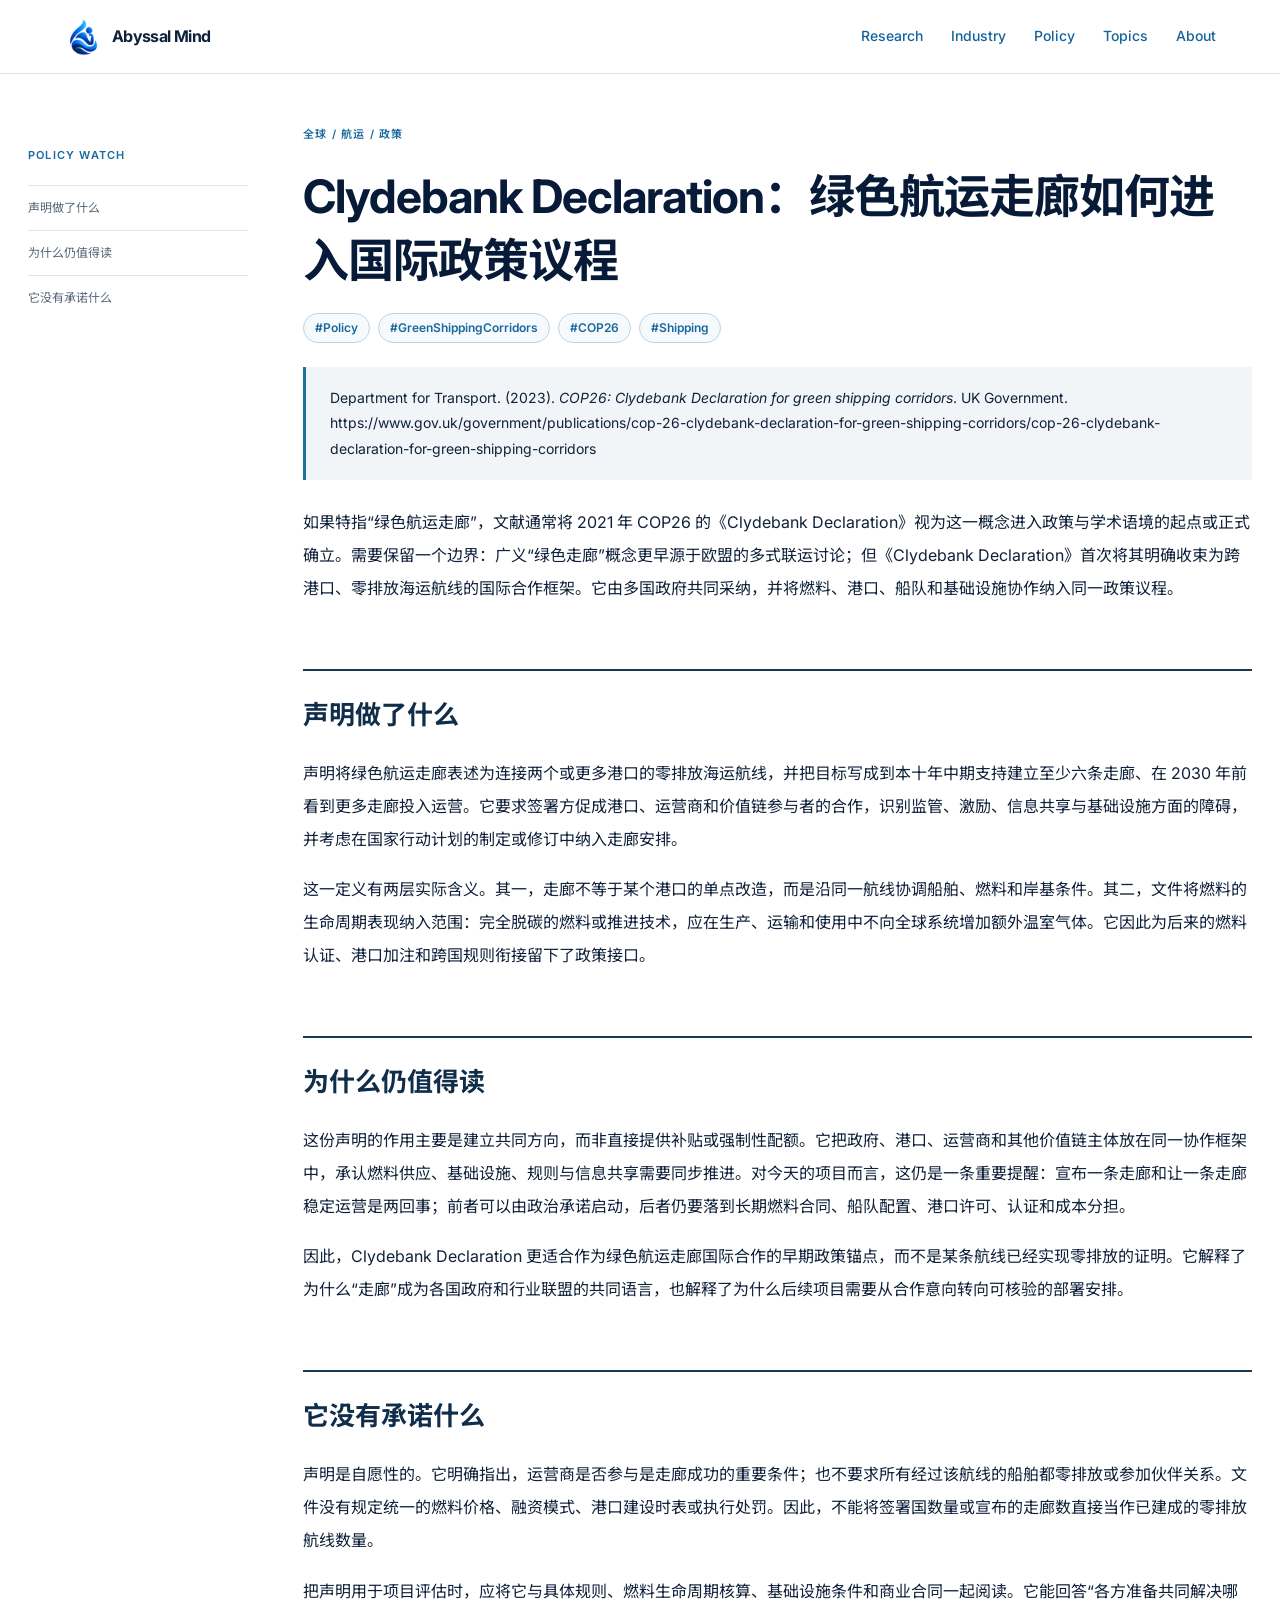
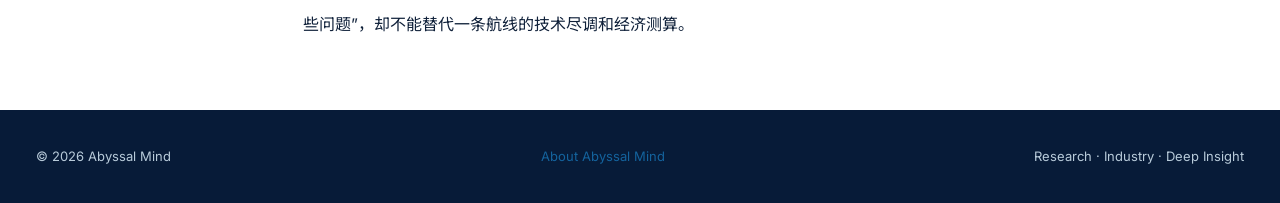
<file: articles/clydebank-declaration-green-shipping-corridors.html>
<!doctype html>
<html lang="zh-CN">
<head>
<meta charset="utf-8"><meta name="viewport" content="width=device-width,initial-scale=1">
<title>Clydebank Declaration：绿色航运走廊如何进入国际政策议程 | Abyssal Mind</title>
<link rel="stylesheet" href="../styles.css"><link rel="stylesheet" href="../brief.css"><link rel="stylesheet" href="../article-shell.css">
</head>
<body>
<header class="site-header"><a class="brand" href="../index.html"><img src="../assets/brand/abyssal-mind-mark.png" alt="Abyssal Mind"><span>Abyssal Mind</span></a><nav><a href="../index.html#research">Research</a><a href="../index.html#industry">Industry</a><a href="../index.html#policy">Policy</a><a href="../index.html#topics">Topics</a><a href="../about.html">About</a></nav></header>
<div class="layout"><aside><p>POLICY WATCH</p><a href="#what">声明做了什么</a><a href="#meaning">为什么仍值得读</a><a href="#limits">它没有承诺什么</a></aside><main>
<div class="eyebrow">全球 / 航运 / 政策</div><h1>Clydebank Declaration：绿色航运走廊如何进入国际政策议程</h1>
<div class="article-tags"><a href="#">#Policy</a><a href="#">#GreenShippingCorridors</a><a href="#">#COP26</a><a href="#">#Shipping</a></div>
<blockquote><p>Department for Transport. (2023). <em>COP26: Clydebank Declaration for green shipping corridors</em>. UK Government. https://www.gov.uk/government/publications/cop-26-clydebank-declaration-for-green-shipping-corridors/cop-26-clydebank-declaration-for-green-shipping-corridors</p></blockquote>
<p>如果特指“绿色航运走廊”，文献通常将 2021 年 COP26 的《Clydebank Declaration》视为这一概念进入政策与学术语境的起点或正式确立。需要保留一个边界：广义“绿色走廊”概念更早源于欧盟的多式联运讨论；但《Clydebank Declaration》首次将其明确收束为跨港口、零排放海运航线的国际合作框架。它由多国政府共同采纳，并将燃料、港口、船队和基础设施协作纳入同一政策议程。</p>
<h2 id="what">声明做了什么</h2>
<p>声明将绿色航运走廊表述为连接两个或更多港口的零排放海运航线，并把目标写成到本十年中期支持建立至少六条走廊、在 2030 年前看到更多走廊投入运营。它要求签署方促成港口、运营商和价值链参与者的合作，识别监管、激励、信息共享与基础设施方面的障碍，并考虑在国家行动计划的制定或修订中纳入走廊安排。</p>
<p>这一定义有两层实际含义。其一，走廊不等于某个港口的单点改造，而是沿同一航线协调船舶、燃料和岸基条件。其二，文件将燃料的生命周期表现纳入范围：完全脱碳的燃料或推进技术，应在生产、运输和使用中不向全球系统增加额外温室气体。它因此为后来的燃料认证、港口加注和跨国规则衔接留下了政策接口。</p>
<h2 id="meaning">为什么仍值得读</h2>
<p>这份声明的作用主要是建立共同方向，而非直接提供补贴或强制性配额。它把政府、港口、运营商和其他价值链主体放在同一协作框架中，承认燃料供应、基础设施、规则与信息共享需要同步推进。对今天的项目而言，这仍是一条重要提醒：宣布一条走廊和让一条走廊稳定运营是两回事；前者可以由政治承诺启动，后者仍要落到长期燃料合同、船队配置、港口许可、认证和成本分担。</p>
<p>因此，Clydebank Declaration 更适合作为绿色航运走廊国际合作的早期政策锚点，而不是某条航线已经实现零排放的证明。它解释了为什么“走廊”成为各国政府和行业联盟的共同语言，也解释了为什么后续项目需要从合作意向转向可核验的部署安排。</p>
<h2 id="limits">它没有承诺什么</h2>
<p>声明是自愿性的。它明确指出，运营商是否参与是走廊成功的重要条件；也不要求所有经过该航线的船舶都零排放或参加伙伴关系。文件没有规定统一的燃料价格、融资模式、港口建设时表或执行处罚。因此，不能将签署国数量或宣布的走廊数直接当作已建成的零排放航线数量。</p>
<p>把声明用于项目评估时，应将它与具体规则、燃料生命周期核算、基础设施条件和商业合同一起阅读。它能回答“各方准备共同解决哪些问题”，却不能替代一条航线的技术尽调和经济测算。</p>
</main></div><footer><span>© 2026 Abyssal Mind</span><a href="../about.html">About Abyssal Mind</a><span>Research · Industry · Deep Insight</span></footer></body></html>
</file>
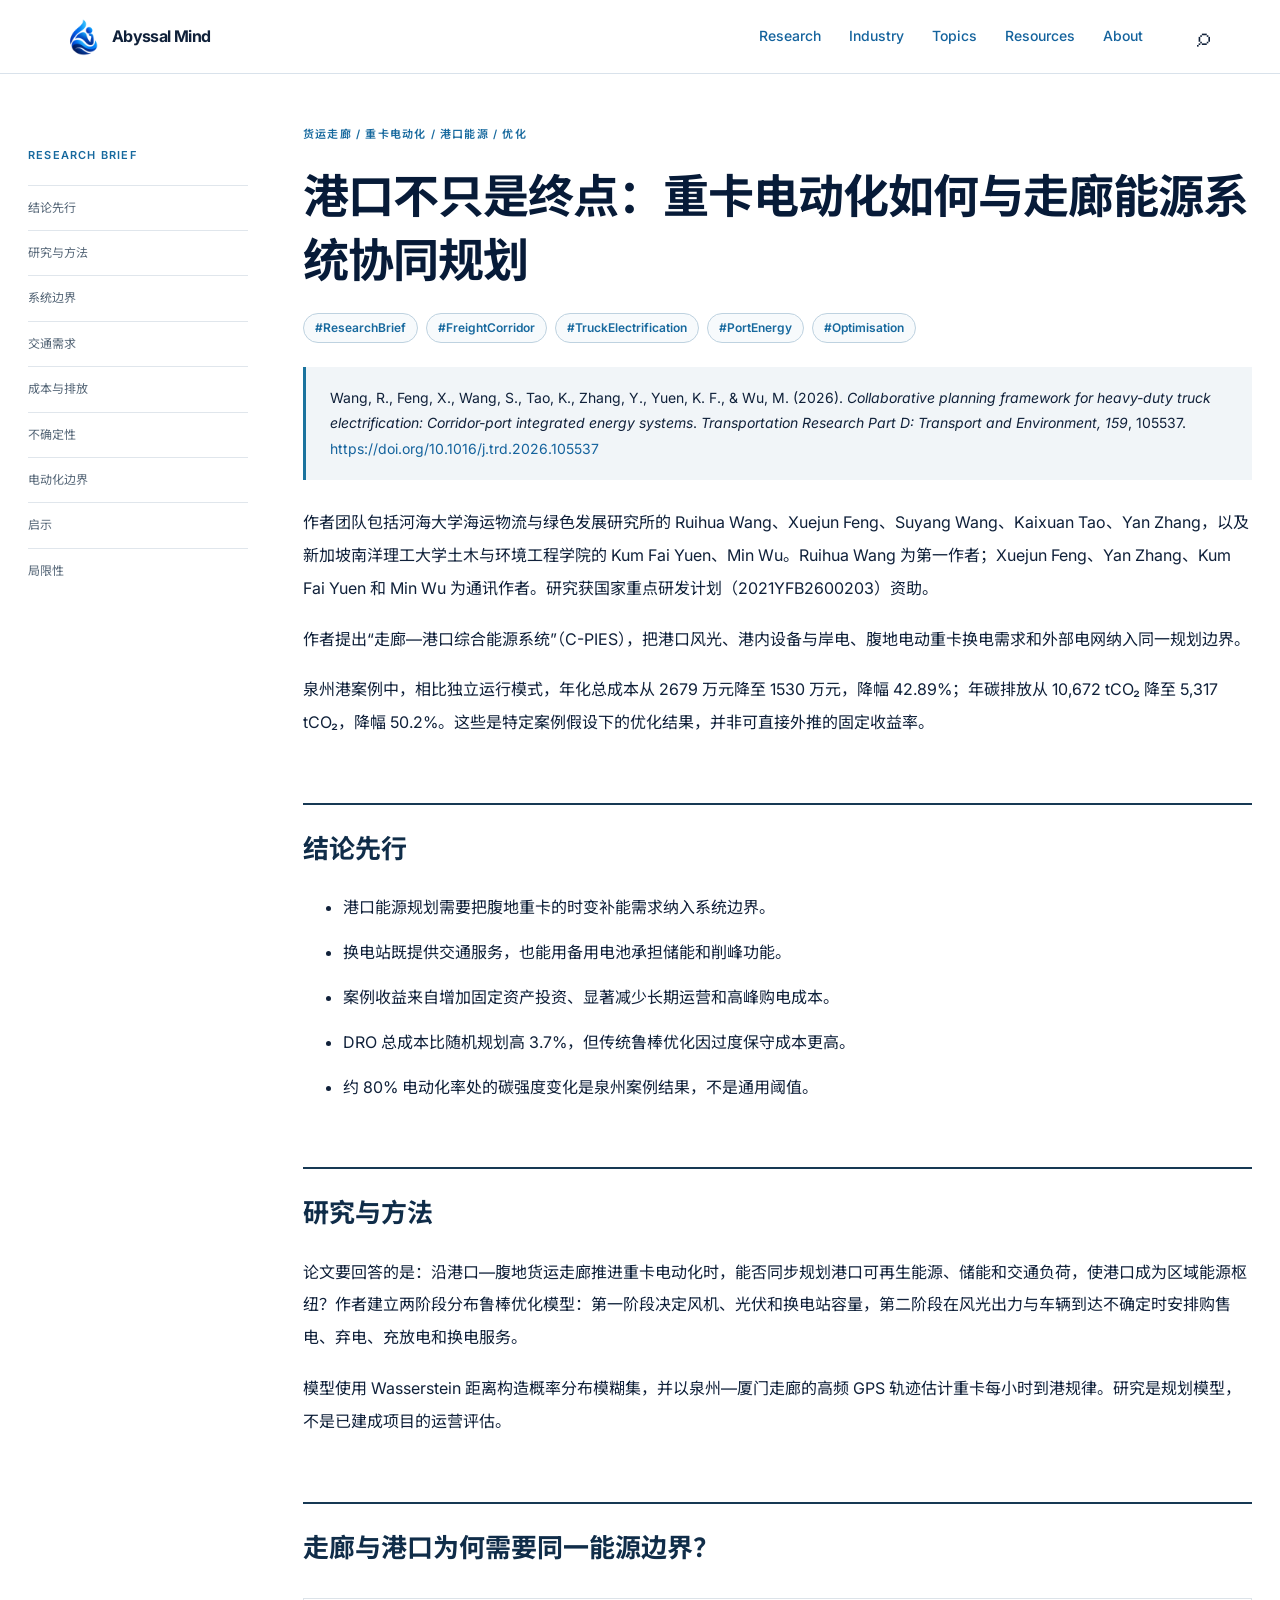
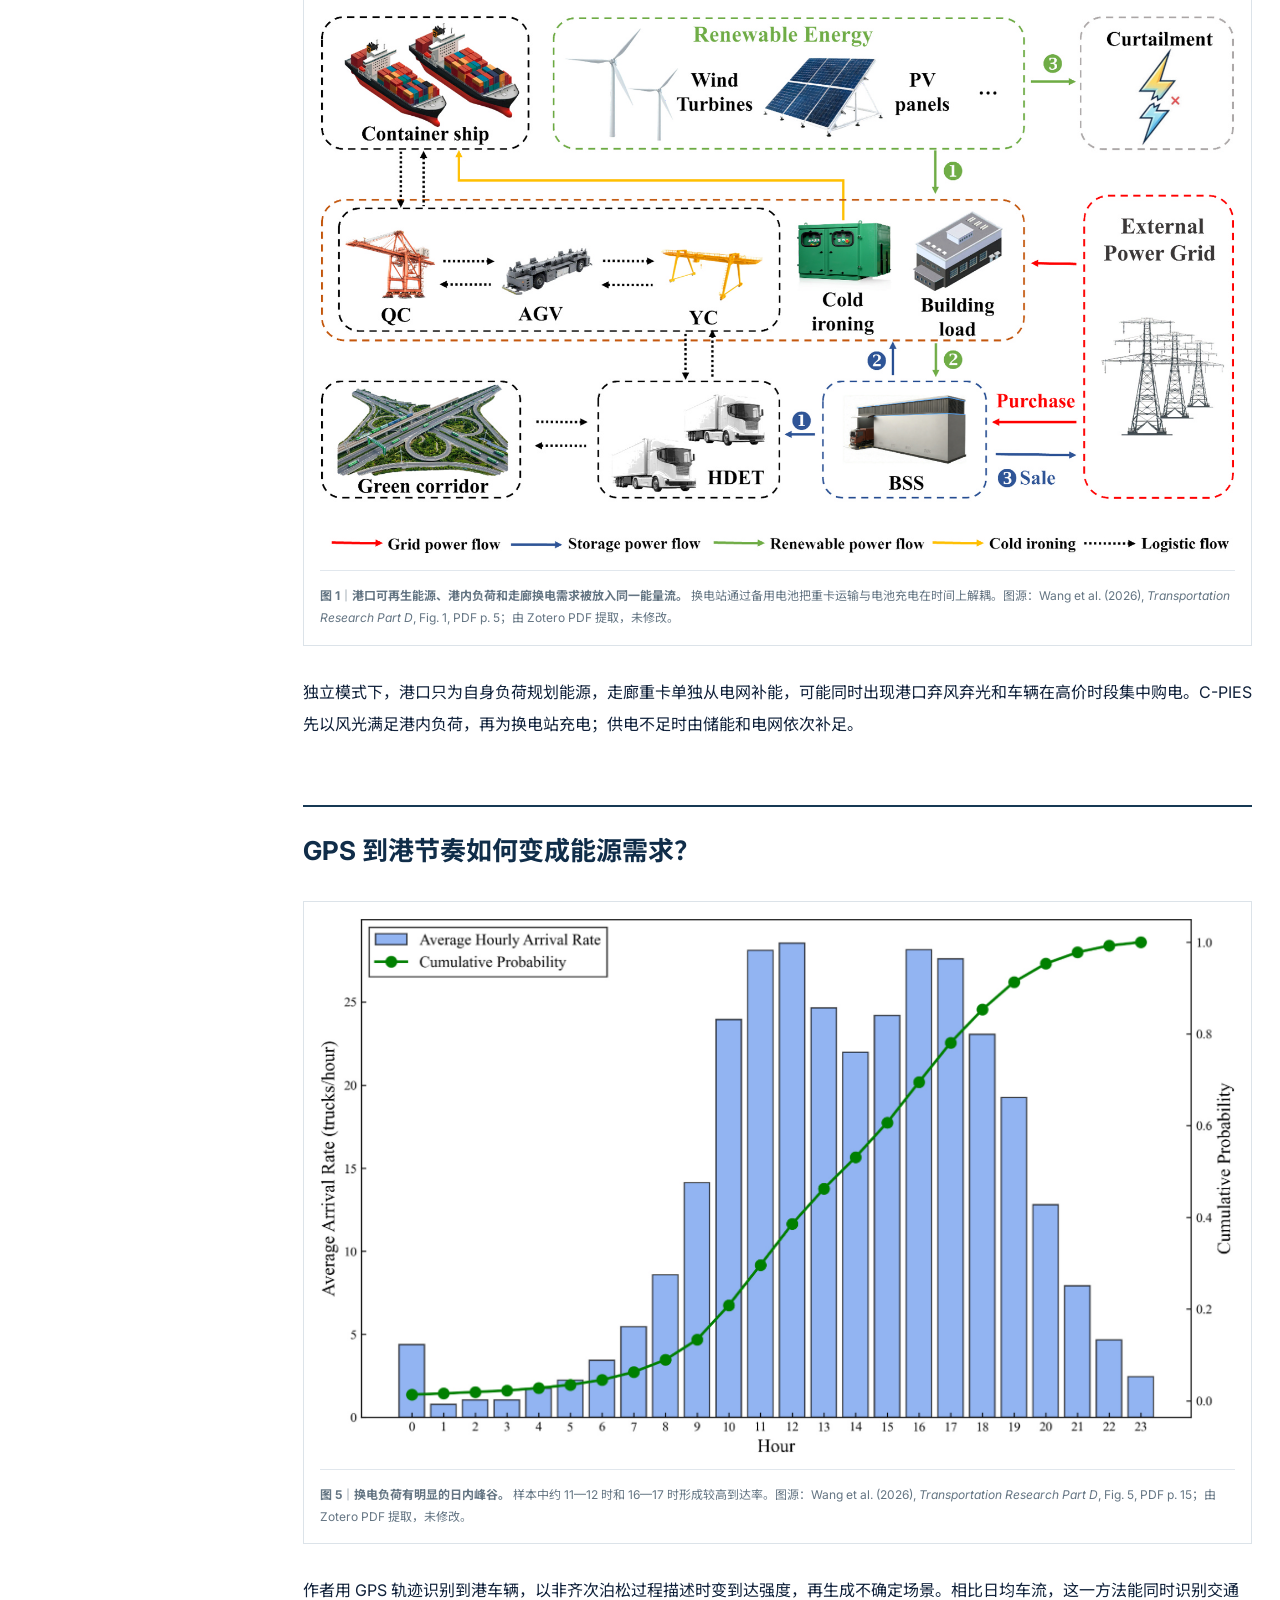
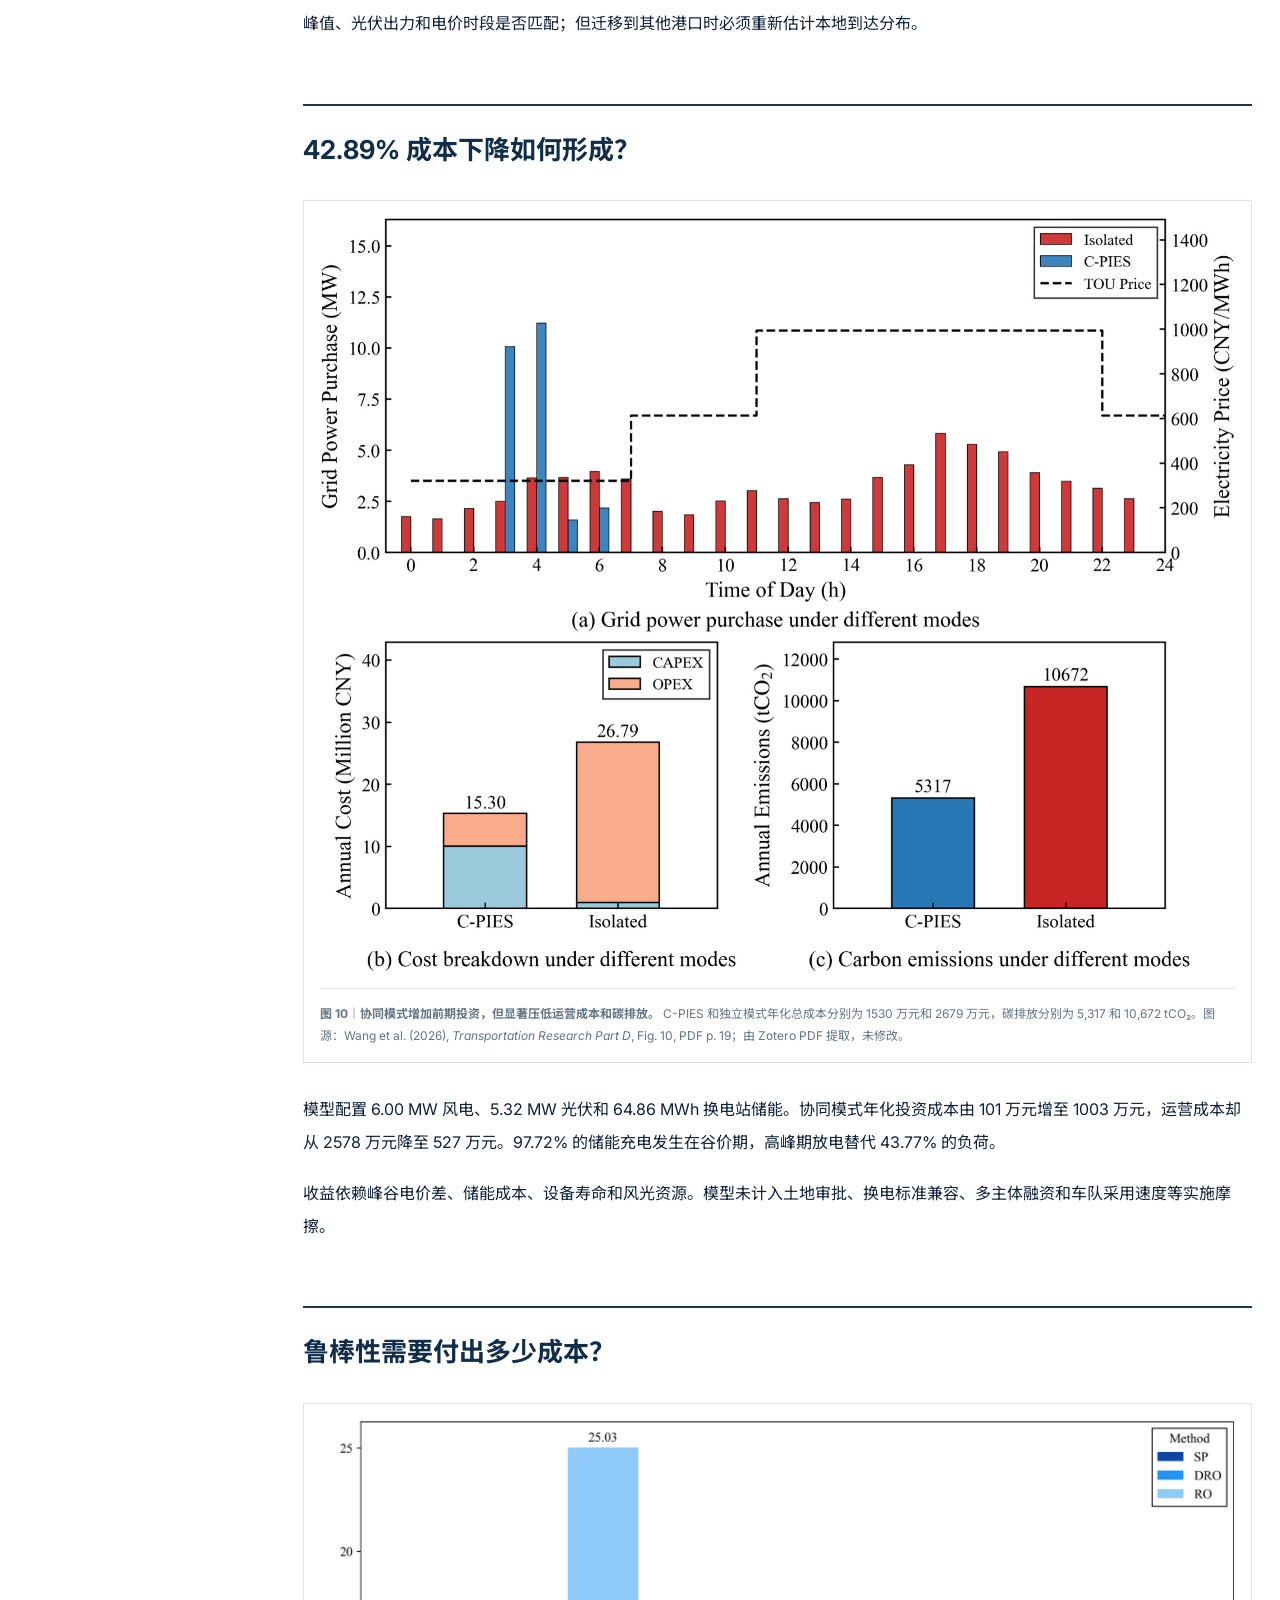
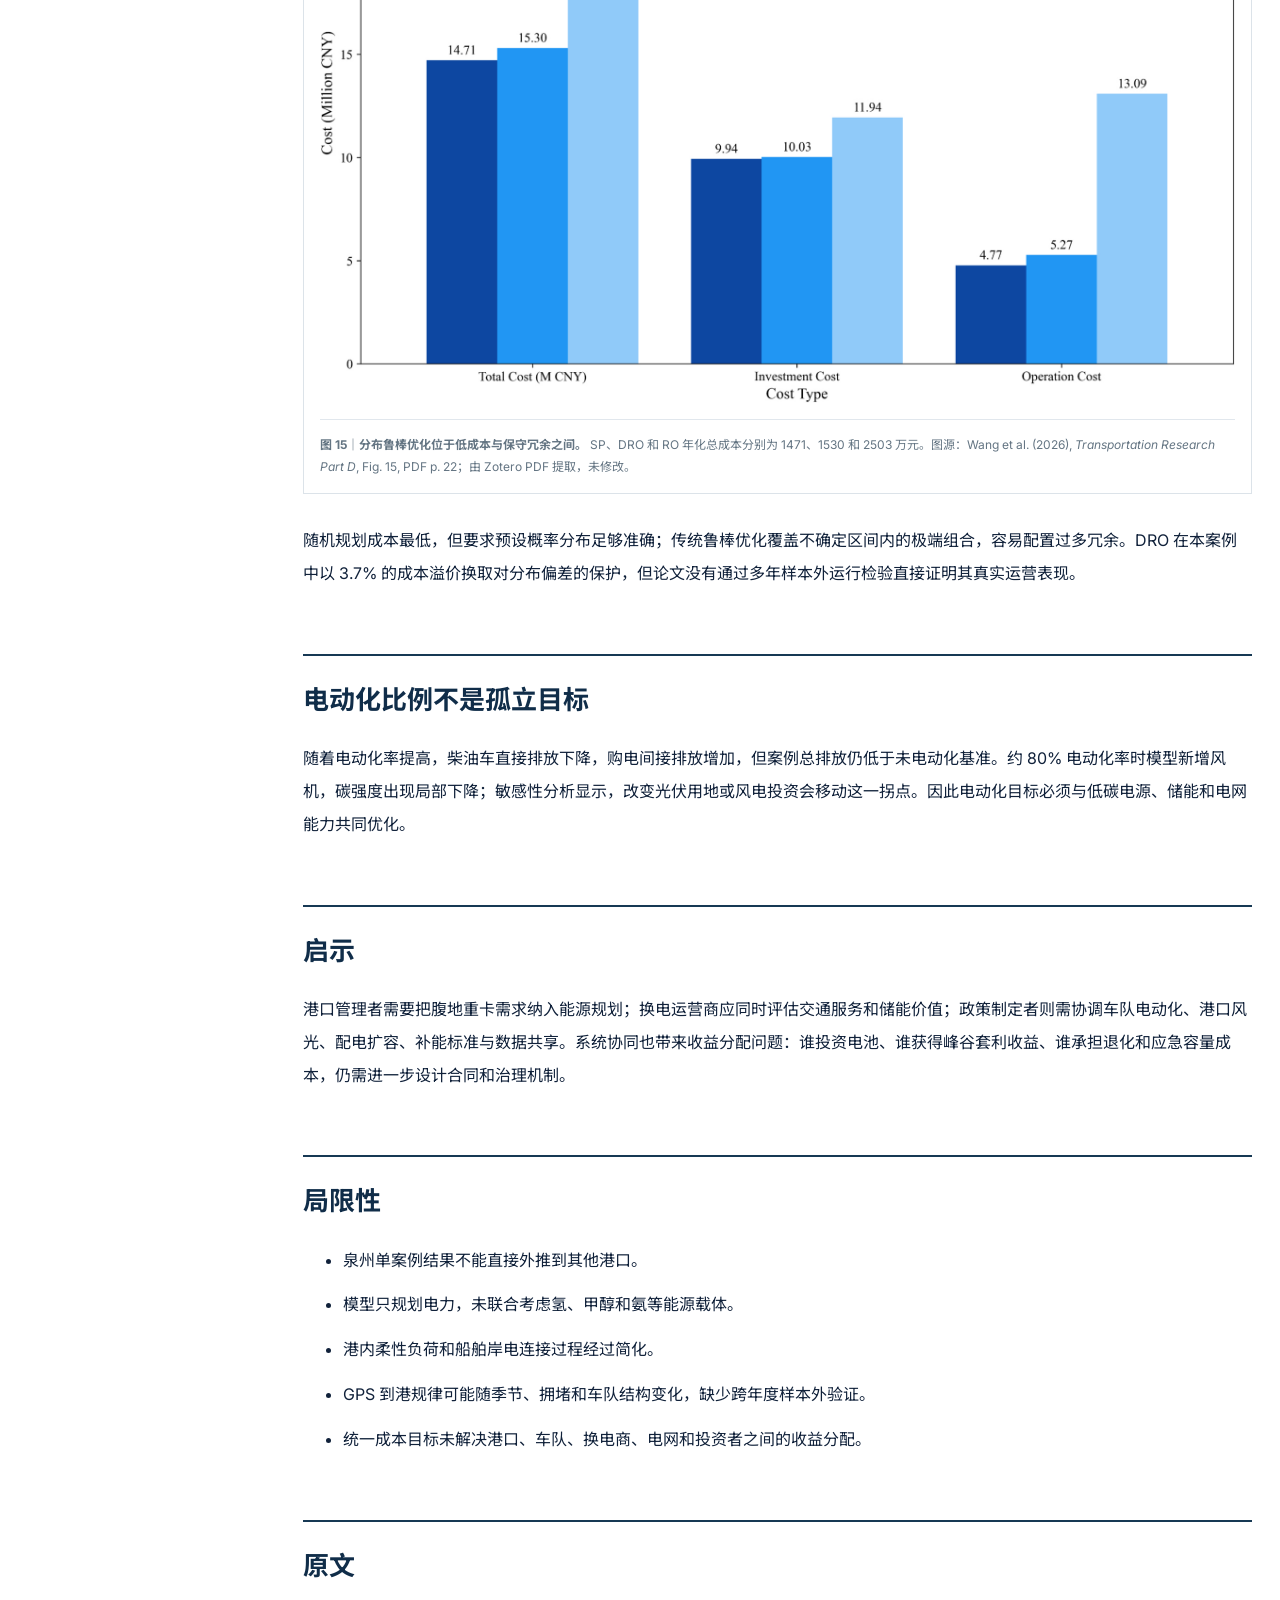
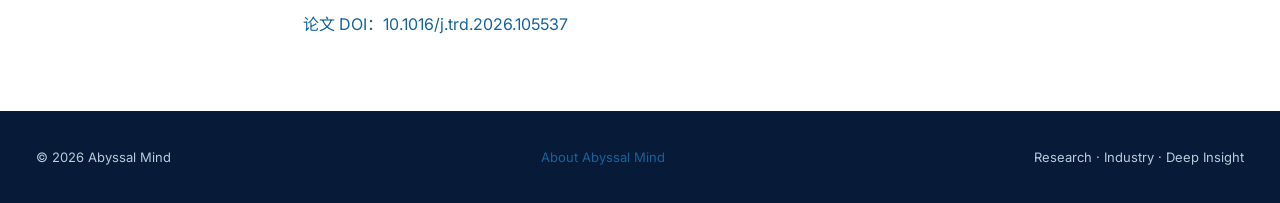
<file: articles/corridor-port-heavy-duty-truck-electrification.html>
<!doctype html><html lang="zh-CN"><head><meta charset="utf-8"><meta name="viewport" content="width=device-width,initial-scale=1"><title>港口不只是终点：重卡电动化如何与走廊能源系统协同规划 | Abyssal Mind</title><link rel="stylesheet" href="../styles.css"><link rel="stylesheet" href="../brief.css"><link rel="stylesheet" href="../article-shell.css"></head><body>
<header class="site-header"><a class="brand" href="../index.html"><img src="../assets/brand/abyssal-mind-mark.png" alt="Abyssal Mind"><span>Abyssal Mind</span></a><nav><a href="../index.html#research">Research</a><a href="../index.html#industry">Industry</a><a href="../index.html#topics">Topics</a><a href="../index.html#resources">Resources</a><a href="../about.html">About</a></nav><button class="search" aria-label="搜索">⌕</button></header>
<div class="layout"><aside><p>RESEARCH BRIEF</p><a href="#conclusion">结论先行</a><a href="#question">研究与方法</a><a href="#system">系统边界</a><a href="#traffic">交通需求</a><a href="#benefits">成本与排放</a><a href="#robustness">不确定性</a><a href="#electrification">电动化边界</a><a href="#implications">启示</a><a href="#limits">局限性</a></aside><main>
<div class="eyebrow">货运走廊 / 重卡电动化 / 港口能源 / 优化</div><h1>港口不只是终点：重卡电动化如何与走廊能源系统协同规划</h1><div class="article-tags"><a href="#research-brief">#ResearchBrief</a><a href="#freight-corridor">#FreightCorridor</a><a href="#truck-electrification">#TruckElectrification</a><a href="#port-energy">#PortEnergy</a><a href="#optimisation">#Optimisation</a></div>
<blockquote><p>Wang, R., Feng, X., Wang, S., Tao, K., Zhang, Y., Yuen, K. F., &amp; Wu, M. (2026). <em>Collaborative planning framework for heavy-duty truck electrification: Corridor-port integrated energy systems</em>. <em>Transportation Research Part D: Transport and Environment, 159</em>, 105537. <a href="https://doi.org/10.1016/j.trd.2026.105537">https://doi.org/10.1016/j.trd.2026.105537</a></p></blockquote>
<p>作者团队包括河海大学海运物流与绿色发展研究所的 Ruihua Wang、Xuejun Feng、Suyang Wang、Kaixuan Tao、Yan Zhang，以及新加坡南洋理工大学土木与环境工程学院的 Kum Fai Yuen、Min Wu。Ruihua Wang 为第一作者；Xuejun Feng、Yan Zhang、Kum Fai Yuen 和 Min Wu 为通讯作者。研究获国家重点研发计划（2021YFB2600203）资助。</p><p>作者提出“走廊—港口综合能源系统”（C-PIES），把港口风光、港内设备与岸电、腹地电动重卡换电需求和外部电网纳入同一规划边界。</p><p>泉州港案例中，相比独立运行模式，年化总成本从 2679 万元降至 1530 万元，降幅 42.89%；年碳排放从 10,672 tCO₂ 降至 5,317 tCO₂，降幅 50.2%。这些是特定案例假设下的优化结果，并非可直接外推的固定收益率。</p>
<h2 id="conclusion">结论先行</h2><ul><li>港口能源规划需要把腹地重卡的时变补能需求纳入系统边界。</li><li>换电站既提供交通服务，也能用备用电池承担储能和削峰功能。</li><li>案例收益来自增加固定资产投资、显著减少长期运营和高峰购电成本。</li><li>DRO 总成本比随机规划高 3.7%，但传统鲁棒优化因过度保守成本更高。</li><li>约 80% 电动化率处的碳强度变化是泉州案例结果，不是通用阈值。</li></ul>
<h2 id="question">研究与方法</h2><p>论文要回答的是：沿港口—腹地货运走廊推进重卡电动化时，能否同步规划港口可再生能源、储能和交通负荷，使港口成为区域能源枢纽？作者建立两阶段分布鲁棒优化模型：第一阶段决定风机、光伏和换电站容量，第二阶段在风光出力与车辆到达不确定时安排购售电、弃电、充放电和换电服务。</p><p>模型使用 Wasserstein 距离构造概率分布模糊集，并以泉州—厦门走廊的高频 GPS 轨迹估计重卡每小时到港规律。研究是规划模型，不是已建成项目的运营评估。</p>
<h2 id="system">走廊与港口为何需要同一能源边界？</h2><figure><a href="../assets/articles/corridor-port-heavy-duty-truck-electrification/figure-1.jpg" target="_blank"><img src="../assets/articles/corridor-port-heavy-duty-truck-electrification/figure-1.jpg" loading="lazy" alt="走廊港口综合能源系统架构"></a><figcaption><strong>图 1｜港口可再生能源、港内负荷和走廊换电需求被放入同一能量流。</strong> 换电站通过备用电池把重卡运输与电池充电在时间上解耦。图源：Wang et al. (2026), <em>Transportation Research Part D</em>, Fig. 1, PDF p. 5；由 Zotero PDF 提取，未修改。</figcaption></figure><p>独立模式下，港口只为自身负荷规划能源，走廊重卡单独从电网补能，可能同时出现港口弃风弃光和车辆在高价时段集中购电。C-PIES 先以风光满足港内负荷，再为换电站充电；供电不足时由储能和电网依次补足。</p>
<h2 id="traffic">GPS 到港节奏如何变成能源需求？</h2><figure><a href="../assets/articles/corridor-port-heavy-duty-truck-electrification/figure-5.jpg" target="_blank"><img src="../assets/articles/corridor-port-heavy-duty-truck-electrification/figure-5.jpg" loading="lazy" alt="泉州港重卡每小时平均到达率"></a><figcaption><strong>图 5｜换电负荷有明显的日内峰谷。</strong> 样本中约 11—12 时和 16—17 时形成较高到达率。图源：Wang et al. (2026), <em>Transportation Research Part D</em>, Fig. 5, PDF p. 15；由 Zotero PDF 提取，未修改。</figcaption></figure><p>作者用 GPS 轨迹识别到港车辆，以非齐次泊松过程描述时变到达强度，再生成不确定场景。相比日均车流，这一方法能同时识别交通峰值、光伏出力和电价时段是否匹配；但迁移到其他港口时必须重新估计本地到达分布。</p>
<h2 id="benefits">42.89% 成本下降如何形成？</h2><figure><a href="../assets/articles/corridor-port-heavy-duty-truck-electrification/figure-10.jpg" target="_blank"><img src="../assets/articles/corridor-port-heavy-duty-truck-electrification/figure-10.jpg" loading="lazy" alt="协同模式与独立模式的购电成本和排放比较"></a><figcaption><strong>图 10｜协同模式增加前期投资，但显著压低运营成本和碳排放。</strong> C-PIES 和独立模式年化总成本分别为 1530 万元和 2679 万元，碳排放分别为 5,317 和 10,672 tCO₂。图源：Wang et al. (2026), <em>Transportation Research Part D</em>, Fig. 10, PDF p. 19；由 Zotero PDF 提取，未修改。</figcaption></figure><p>模型配置 6.00 MW 风电、5.32 MW 光伏和 64.86 MWh 换电站储能。协同模式年化投资成本由 101 万元增至 1003 万元，运营成本却从 2578 万元降至 527 万元。97.72% 的储能充电发生在谷价期，高峰期放电替代 43.77% 的负荷。</p><p>收益依赖峰谷电价差、储能成本、设备寿命和风光资源。模型未计入土地审批、换电标准兼容、多主体融资和车队采用速度等实施摩擦。</p>
<h2 id="robustness">鲁棒性需要付出多少成本？</h2><figure><a href="../assets/articles/corridor-port-heavy-duty-truck-electrification/figure-15.jpg" target="_blank"><img src="../assets/articles/corridor-port-heavy-duty-truck-electrification/figure-15.jpg" loading="lazy" alt="三种不确定性优化方法的成本比较"></a><figcaption><strong>图 15｜分布鲁棒优化位于低成本与保守冗余之间。</strong> SP、DRO 和 RO 年化总成本分别为 1471、1530 和 2503 万元。图源：Wang et al. (2026), <em>Transportation Research Part D</em>, Fig. 15, PDF p. 22；由 Zotero PDF 提取，未修改。</figcaption></figure><p>随机规划成本最低，但要求预设概率分布足够准确；传统鲁棒优化覆盖不确定区间内的极端组合，容易配置过多冗余。DRO 在本案例中以 3.7% 的成本溢价换取对分布偏差的保护，但论文没有通过多年样本外运行检验直接证明其真实运营表现。</p>
<h2 id="electrification">电动化比例不是孤立目标</h2><p>随着电动化率提高，柴油车直接排放下降，购电间接排放增加，但案例总排放仍低于未电动化基准。约 80% 电动化率时模型新增风机，碳强度出现局部下降；敏感性分析显示，改变光伏用地或风电投资会移动这一拐点。因此电动化目标必须与低碳电源、储能和电网能力共同优化。</p>
<h2 id="implications">启示</h2><p>港口管理者需要把腹地重卡需求纳入能源规划；换电运营商应同时评估交通服务和储能价值；政策制定者则需协调车队电动化、港口风光、配电扩容、补能标准与数据共享。系统协同也带来收益分配问题：谁投资电池、谁获得峰谷套利收益、谁承担退化和应急容量成本，仍需进一步设计合同和治理机制。</p>
<h2 id="limits">局限性</h2><ul><li>泉州单案例结果不能直接外推到其他港口。</li><li>模型只规划电力，未联合考虑氢、甲醇和氨等能源载体。</li><li>港内柔性负荷和船舶岸电连接过程经过简化。</li><li>GPS 到港规律可能随季节、拥堵和车队结构变化，缺少跨年度样本外验证。</li><li>统一成本目标未解决港口、车队、换电商、电网和投资者之间的收益分配。</li></ul>
<h2>原文</h2><p><a href="https://doi.org/10.1016/j.trd.2026.105537">论文 DOI：10.1016/j.trd.2026.105537</a></p>
</main></div><footer><span>© 2026 Abyssal Mind</span><a href="../about.html">About Abyssal Mind</a><span>Research · Industry · Deep Insight</span></footer></body></html>
</file>
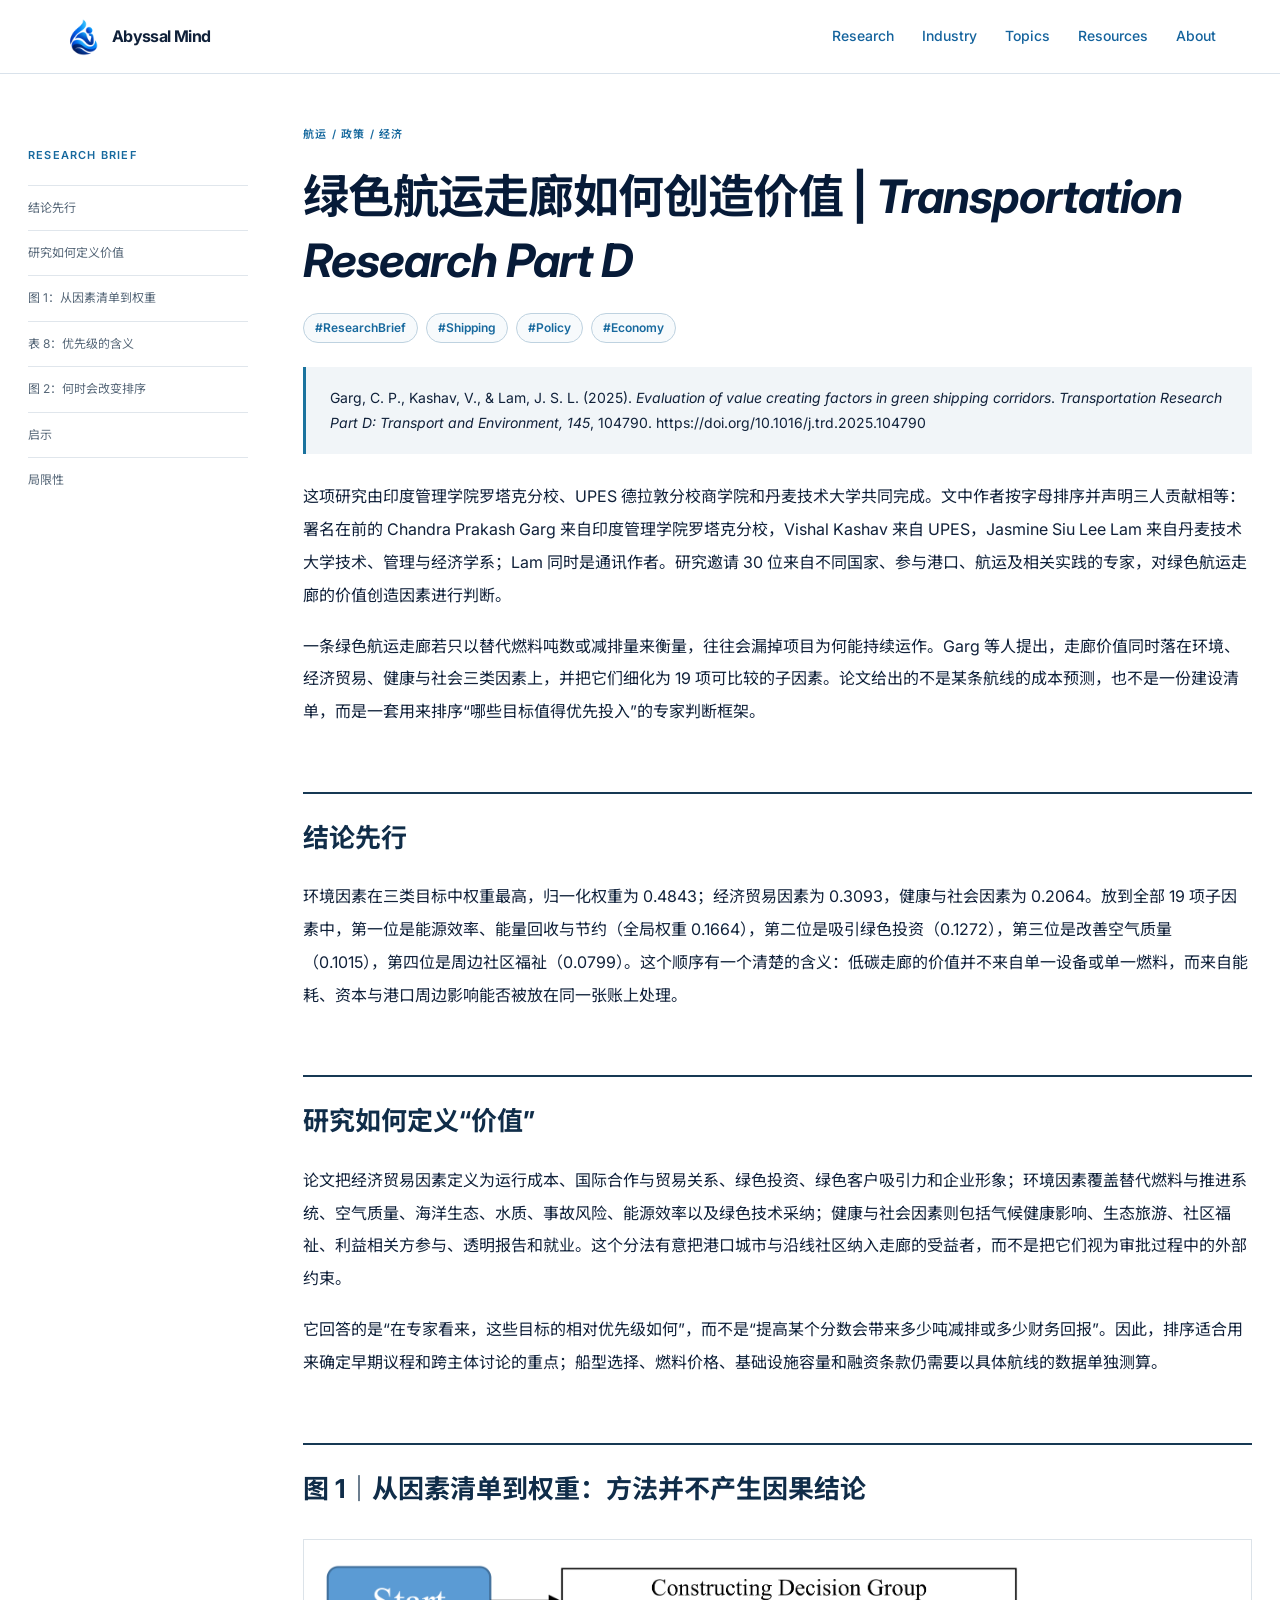
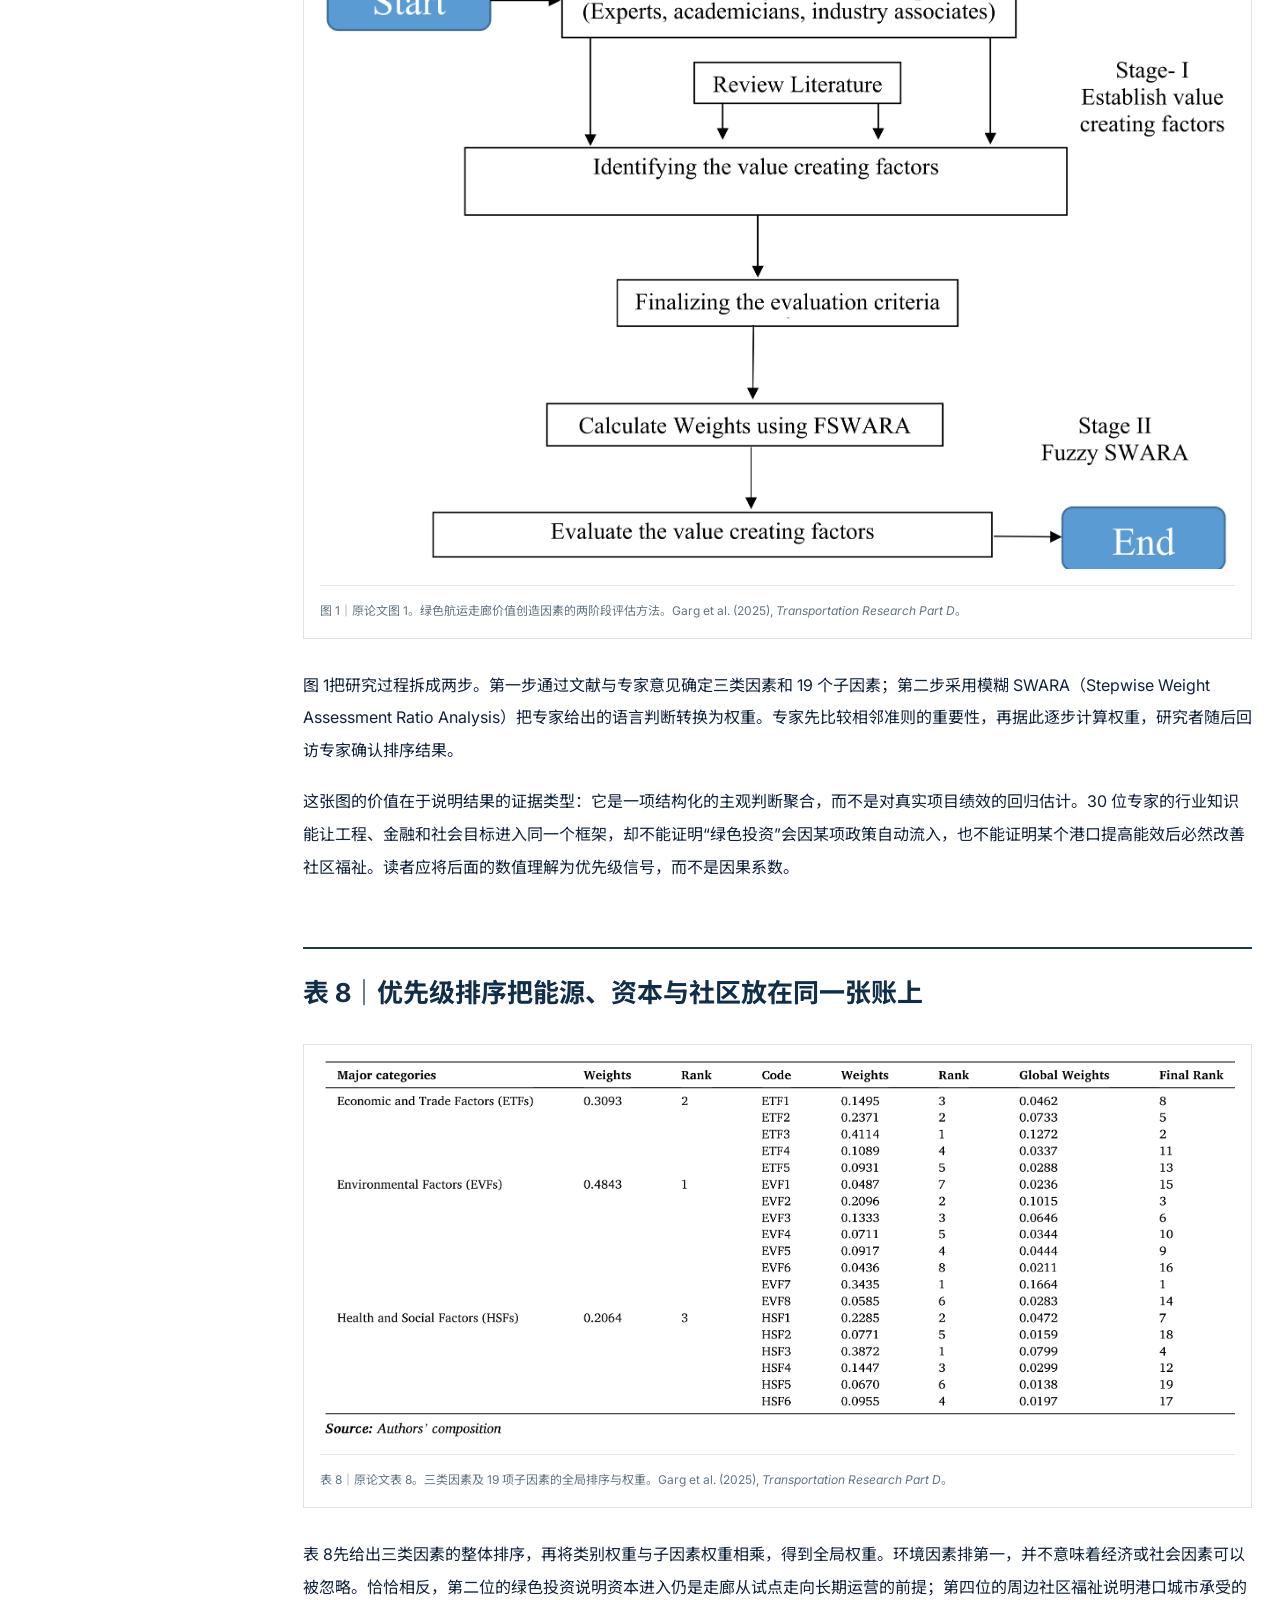
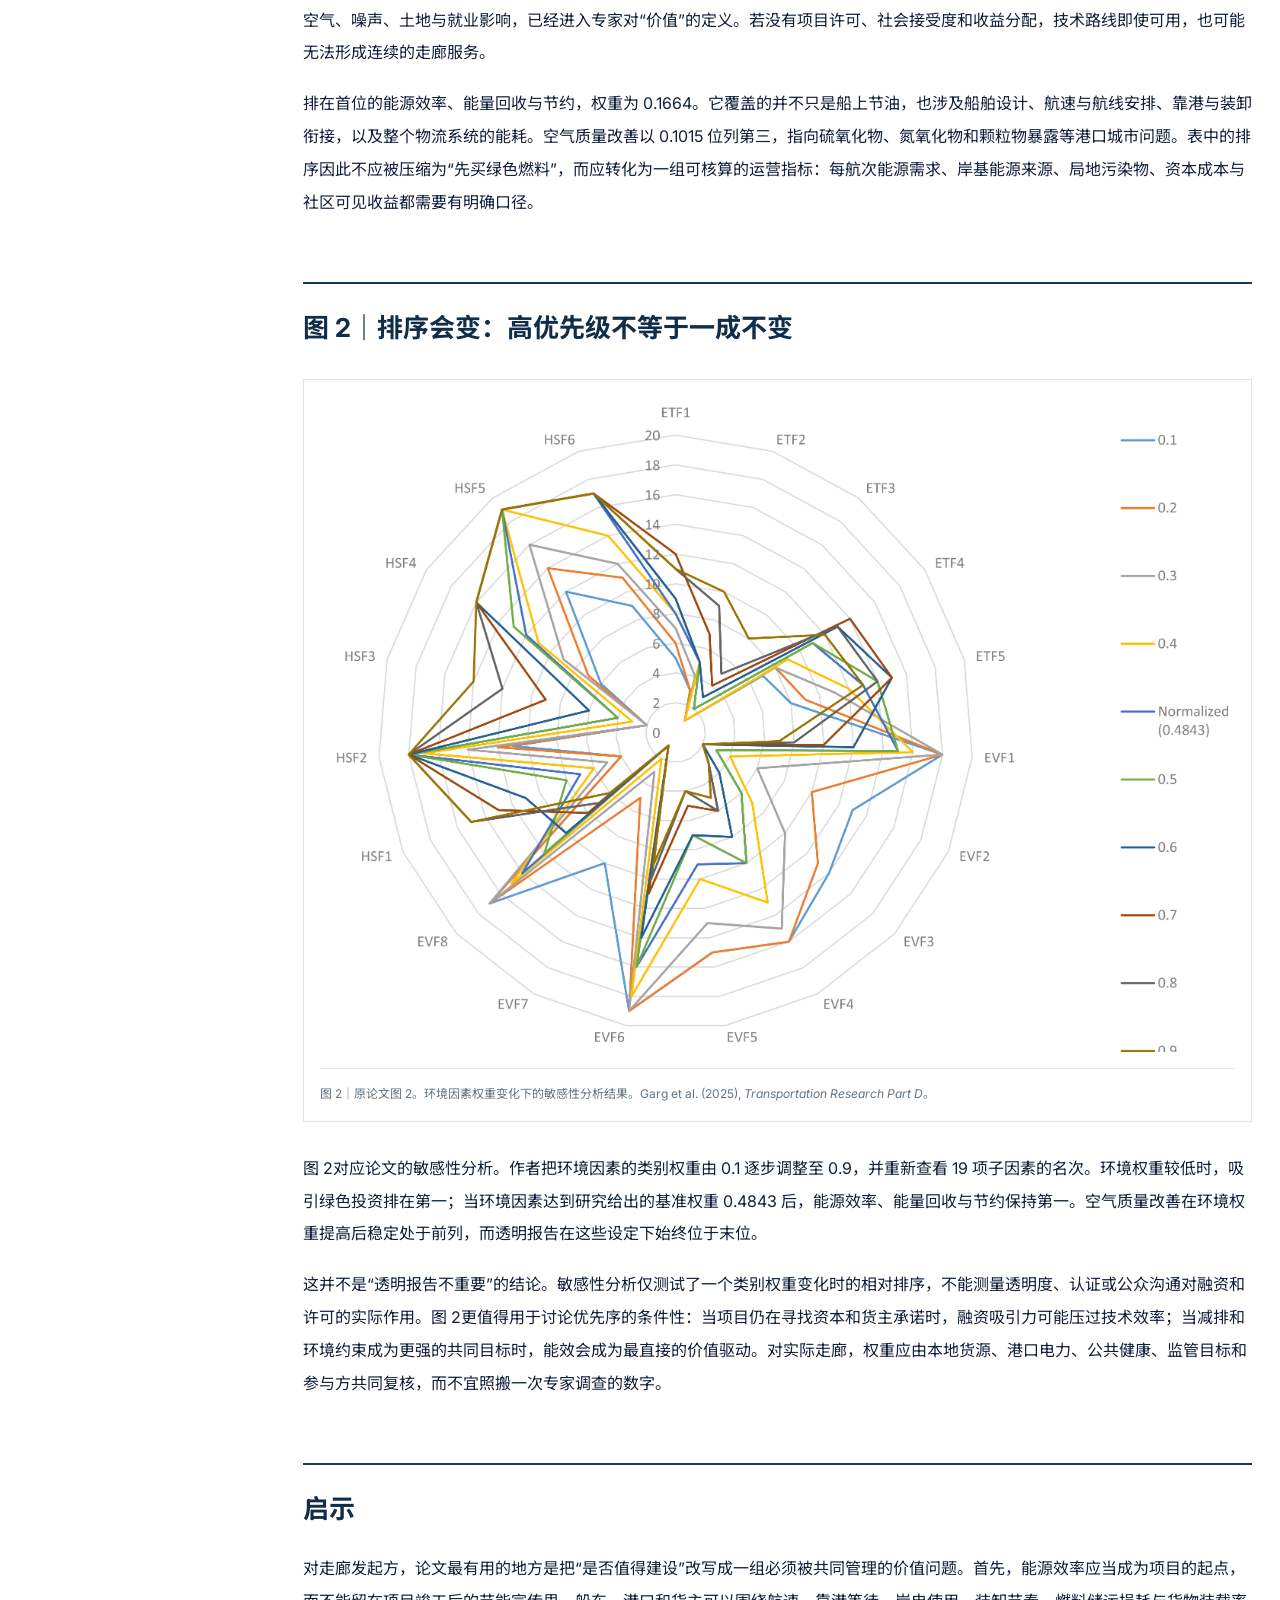
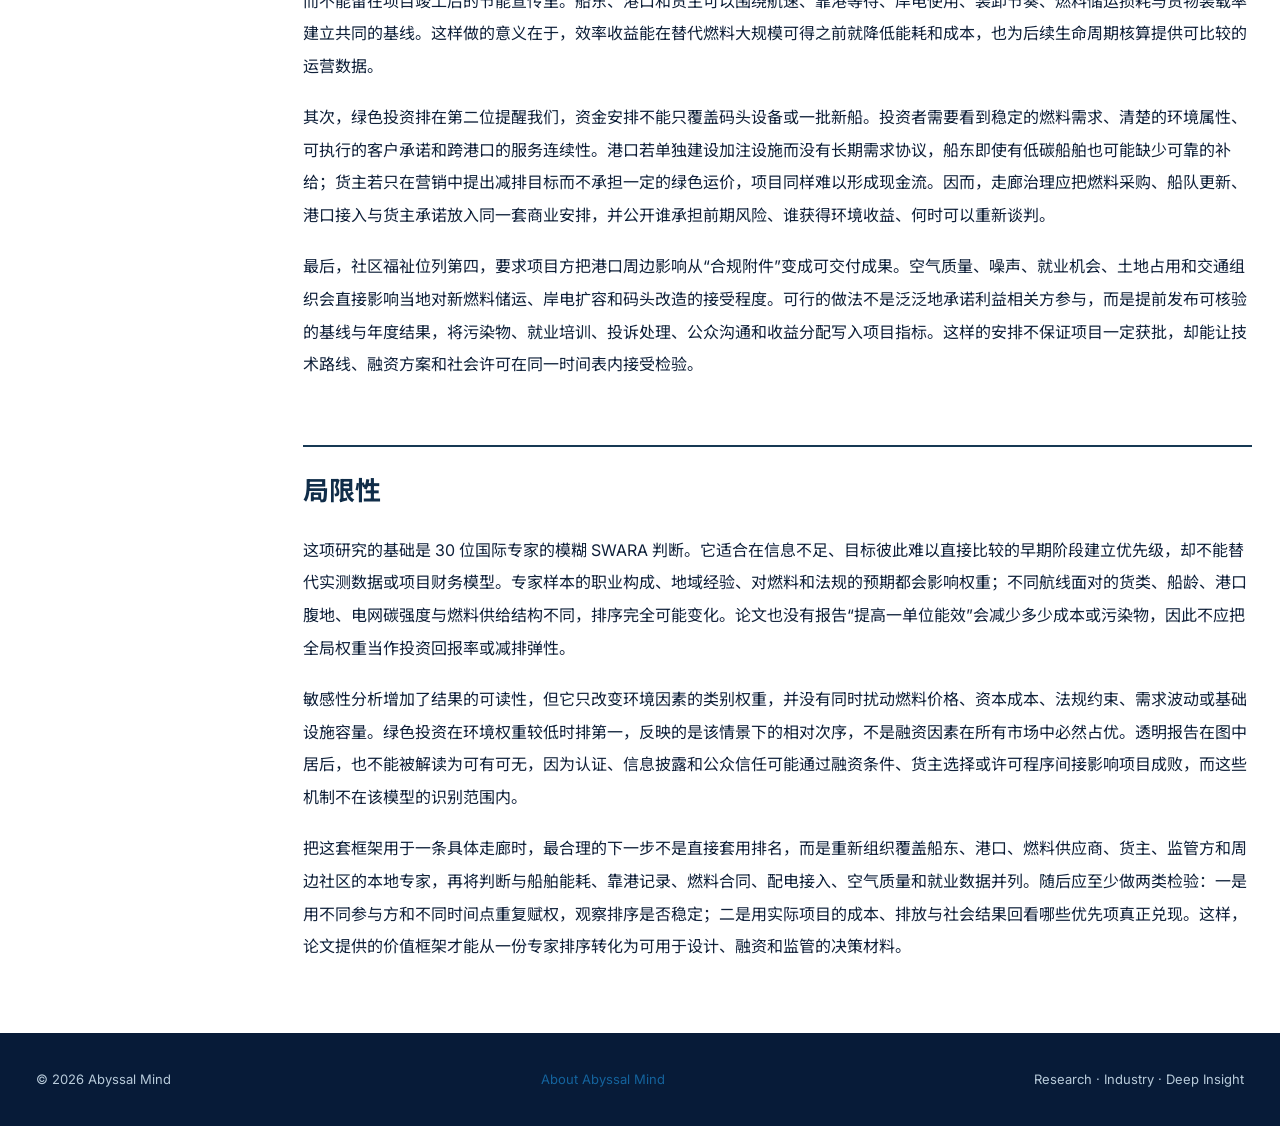
<file: articles/garg-value-creating-factors-green-shipping-corridors.html>
<!doctype html>
<html lang="zh-CN">
<head>
<meta charset="utf-8">
<meta name="viewport" content="width=device-width,initial-scale=1">
<title>绿色航运走廊如何创造价值 | Transportation Research Part D | Abyssal Mind</title>
<link rel="stylesheet" href="../styles.css"><link rel="stylesheet" href="../brief.css"><link rel="stylesheet" href="../article-shell.css">
</head>
<body>
<header class="site-header"><a class="brand" href="../index.html"><img src="../assets/brand/abyssal-mind-mark.png" alt="Abyssal Mind"><span>Abyssal Mind</span></a><nav><a href="../index.html#research">Research</a><a href="../index.html#industry">Industry</a><a href="../index.html#topics">Topics</a><a href="../index.html#resources">Resources</a><a href="../about.html">About</a></nav></header>
<div class="layout"><aside><p>RESEARCH BRIEF</p><a href="#conclusion">结论先行</a><a href="#question">研究如何定义价值</a><a href="#method">图 1：从因素清单到权重</a><a href="#ranking">表 8：优先级的含义</a><a href="#sensitivity">图 2：何时会改变排序</a><a href="#implications">启示</a><a href="#limitations">局限性</a></aside>
<main>
<div class="eyebrow">航运 / 政策 / 经济</div>
<h1>绿色航运走廊如何创造价值 | <em>Transportation Research Part D</em></h1>
<div class="article-tags"><a href="#">#ResearchBrief</a><a href="#">#Shipping</a><a href="#">#Policy</a><a href="#">#Economy</a></div>
<blockquote><p>Garg, C. P., Kashav, V., &amp; Lam, J. S. L. (2025). <em>Evaluation of value creating factors in green shipping corridors</em>. <em>Transportation Research Part D: Transport and Environment, 145</em>, 104790. https://doi.org/10.1016/j.trd.2025.104790</p></blockquote>
<p>这项研究由印度管理学院罗塔克分校、UPES 德拉敦分校商学院和丹麦技术大学共同完成。文中作者按字母排序并声明三人贡献相等：署名在前的 Chandra Prakash Garg 来自印度管理学院罗塔克分校，Vishal Kashav 来自 UPES，Jasmine Siu Lee Lam 来自丹麦技术大学技术、管理与经济学系；Lam 同时是通讯作者。研究邀请 30 位来自不同国家、参与港口、航运及相关实践的专家，对绿色航运走廊的价值创造因素进行判断。</p>
<p>一条绿色航运走廊若只以替代燃料吨数或减排量来衡量，往往会漏掉项目为何能持续运作。Garg 等人提出，走廊价值同时落在环境、经济贸易、健康与社会三类因素上，并把它们细化为 19 项可比较的子因素。论文给出的不是某条航线的成本预测，也不是一份建设清单，而是一套用来排序“哪些目标值得优先投入”的专家判断框架。</p>
<h2 id="conclusion">结论先行</h2>
<p>环境因素在三类目标中权重最高，归一化权重为 0.4843；经济贸易因素为 0.3093，健康与社会因素为 0.2064。放到全部 19 项子因素中，第一位是能源效率、能量回收与节约（全局权重 0.1664），第二位是吸引绿色投资（0.1272），第三位是改善空气质量（0.1015），第四位是周边社区福祉（0.0799）。这个顺序有一个清楚的含义：低碳走廊的价值并不来自单一设备或单一燃料，而来自能耗、资本与港口周边影响能否被放在同一张账上处理。</p>
<h2 id="question">研究如何定义“价值”</h2>
<p>论文把经济贸易因素定义为运行成本、国际合作与贸易关系、绿色投资、绿色客户吸引力和企业形象；环境因素覆盖替代燃料与推进系统、空气质量、海洋生态、水质、事故风险、能源效率以及绿色技术采纳；健康与社会因素则包括气候健康影响、生态旅游、社区福祉、利益相关方参与、透明报告和就业。这个分法有意把港口城市与沿线社区纳入走廊的受益者，而不是把它们视为审批过程中的外部约束。</p>
<p>它回答的是“在专家看来，这些目标的相对优先级如何”，而不是“提高某个分数会带来多少吨减排或多少财务回报”。因此，排序适合用来确定早期议程和跨主体讨论的重点；船型选择、燃料价格、基础设施容量和融资条款仍需要以具体航线的数据单独测算。</p>
<h2 id="method">图 1｜从因素清单到权重：方法并不产生因果结论</h2>
<figure><a href="../assets/articles/garg-green-shipping-corridors/figure-1.png" target="_blank" aria-label="查看论文图 1 完整尺寸"><img src="../assets/articles/garg-green-shipping-corridors/figure-1.png" alt="原论文图 1：绿色航运走廊价值创造因素的两阶段评估方法" loading="lazy"></a><figcaption>图 1｜原论文图 1。绿色航运走廊价值创造因素的两阶段评估方法。Garg et al. (2025), <em>Transportation Research Part D</em>。</figcaption></figure>
<p>图 1把研究过程拆成两步。第一步通过文献与专家意见确定三类因素和 19 个子因素；第二步采用模糊 SWARA（Stepwise Weight Assessment Ratio Analysis）把专家给出的语言判断转换为权重。专家先比较相邻准则的重要性，再据此逐步计算权重，研究者随后回访专家确认排序结果。</p>
<p>这张图的价值在于说明结果的证据类型：它是一项结构化的主观判断聚合，而不是对真实项目绩效的回归估计。30 位专家的行业知识能让工程、金融和社会目标进入同一个框架，却不能证明“绿色投资”会因某项政策自动流入，也不能证明某个港口提高能效后必然改善社区福祉。读者应将后面的数值理解为优先级信号，而不是因果系数。</p>
<h2 id="ranking">表 8｜优先级排序把能源、资本与社区放在同一张账上</h2>
<figure><a href="../assets/articles/garg-green-shipping-corridors/table-8.png" target="_blank" aria-label="查看论文表 8 完整尺寸"><img src="../assets/articles/garg-green-shipping-corridors/table-8.png" alt="原论文表 8：绿色航运走廊价值创造因素的全局排序与权重" loading="lazy"></a><figcaption>表 8｜原论文表 8。三类因素及 19 项子因素的全局排序与权重。Garg et al. (2025), <em>Transportation Research Part D</em>。</figcaption></figure>
<p>表 8先给出三类因素的整体排序，再将类别权重与子因素权重相乘，得到全局权重。环境因素排第一，并不意味着经济或社会因素可以被忽略。恰恰相反，第二位的绿色投资说明资本进入仍是走廊从试点走向长期运营的前提；第四位的周边社区福祉说明港口城市承受的空气、噪声、土地与就业影响，已经进入专家对“价值”的定义。若没有项目许可、社会接受度和收益分配，技术路线即使可用，也可能无法形成连续的走廊服务。</p>
<p>排在首位的能源效率、能量回收与节约，权重为 0.1664。它覆盖的并不只是船上节油，也涉及船舶设计、航速与航线安排、靠港与装卸衔接，以及整个物流系统的能耗。空气质量改善以 0.1015 位列第三，指向硫氧化物、氮氧化物和颗粒物暴露等港口城市问题。表中的排序因此不应被压缩为“先买绿色燃料”，而应转化为一组可核算的运营指标：每航次能源需求、岸基能源来源、局地污染物、资本成本与社区可见收益都需要有明确口径。</p>
<h2 id="sensitivity">图 2｜排序会变：高优先级不等于一成不变</h2>
<figure><a href="../assets/articles/garg-green-shipping-corridors/figure-2.png" target="_blank" aria-label="查看论文图 2 完整尺寸"><img src="../assets/articles/garg-green-shipping-corridors/figure-2.png" alt="原论文图 2：绿色航运走廊价值创造因素的敏感性分析结果" loading="lazy"></a><figcaption>图 2｜原论文图 2。环境因素权重变化下的敏感性分析结果。Garg et al. (2025), <em>Transportation Research Part D</em>。</figcaption></figure>
<p>图 2对应论文的敏感性分析。作者把环境因素的类别权重由 0.1 逐步调整至 0.9，并重新查看 19 项子因素的名次。环境权重较低时，吸引绿色投资排在第一；当环境因素达到研究给出的基准权重 0.4843 后，能源效率、能量回收与节约保持第一。空气质量改善在环境权重提高后稳定处于前列，而透明报告在这些设定下始终位于末位。</p>
<p>这并不是“透明报告不重要”的结论。敏感性分析仅测试了一个类别权重变化时的相对排序，不能测量透明度、认证或公众沟通对融资和许可的实际作用。图 2更值得用于讨论优先序的条件性：当项目仍在寻找资本和货主承诺时，融资吸引力可能压过技术效率；当减排和环境约束成为更强的共同目标时，能效会成为最直接的价值驱动。对实际走廊，权重应由本地货源、港口电力、公共健康、监管目标和参与方共同复核，而不宜照搬一次专家调查的数字。</p>
<h2 id="implications">启示</h2>
<p>对走廊发起方，论文最有用的地方是把“是否值得建设”改写成一组必须被共同管理的价值问题。首先，能源效率应当成为项目的起点，而不能留在项目竣工后的节能宣传里。船东、港口和货主可以围绕航速、靠港等待、岸电使用、装卸节奏、燃料储运损耗与货物装载率建立共同的基线。这样做的意义在于，效率收益能在替代燃料大规模可得之前就降低能耗和成本，也为后续生命周期核算提供可比较的运营数据。</p>
<p>其次，绿色投资排在第二位提醒我们，资金安排不能只覆盖码头设备或一批新船。投资者需要看到稳定的燃料需求、清楚的环境属性、可执行的客户承诺和跨港口的服务连续性。港口若单独建设加注设施而没有长期需求协议，船东即使有低碳船舶也可能缺少可靠的补给；货主若只在营销中提出减排目标而不承担一定的绿色运价，项目同样难以形成现金流。因而，走廊治理应把燃料采购、船队更新、港口接入与货主承诺放入同一套商业安排，并公开谁承担前期风险、谁获得环境收益、何时可以重新谈判。</p>
<p>最后，社区福祉位列第四，要求项目方把港口周边影响从“合规附件”变成可交付成果。空气质量、噪声、就业机会、土地占用和交通组织会直接影响当地对新燃料储运、岸电扩容和码头改造的接受程度。可行的做法不是泛泛地承诺利益相关方参与，而是提前发布可核验的基线与年度结果，将污染物、就业培训、投诉处理、公众沟通和收益分配写入项目指标。这样的安排不保证项目一定获批，却能让技术路线、融资方案和社会许可在同一时间表内接受检验。</p>
<h2 id="limitations">局限性</h2>
<p>这项研究的基础是 30 位国际专家的模糊 SWARA 判断。它适合在信息不足、目标彼此难以直接比较的早期阶段建立优先级，却不能替代实测数据或项目财务模型。专家样本的职业构成、地域经验、对燃料和法规的预期都会影响权重；不同航线面对的货类、船龄、港口腹地、电网碳强度与燃料供给结构不同，排序完全可能变化。论文也没有报告“提高一单位能效”会减少多少成本或污染物，因此不应把全局权重当作投资回报率或减排弹性。</p>
<p>敏感性分析增加了结果的可读性，但它只改变环境因素的类别权重，并没有同时扰动燃料价格、资本成本、法规约束、需求波动或基础设施容量。绿色投资在环境权重较低时排第一，反映的是该情景下的相对次序，不是融资因素在所有市场中必然占优。透明报告在图中居后，也不能被解读为可有可无，因为认证、信息披露和公众信任可能通过融资条件、货主选择或许可程序间接影响项目成败，而这些机制不在该模型的识别范围内。</p>
<p>把这套框架用于一条具体走廊时，最合理的下一步不是直接套用排名，而是重新组织覆盖船东、港口、燃料供应商、货主、监管方和周边社区的本地专家，再将判断与船舶能耗、靠港记录、燃料合同、配电接入、空气质量和就业数据并列。随后应至少做两类检验：一是用不同参与方和不同时间点重复赋权，观察排序是否稳定；二是用实际项目的成本、排放与社会结果回看哪些优先项真正兑现。这样，论文提供的价值框架才能从一份专家排序转化为可用于设计、融资和监管的决策材料。</p>
</main></div>
<footer><span>© 2026 Abyssal Mind</span><a href="../about.html">About Abyssal Mind</a><span>Research · Industry · Deep Insight</span></footer>
</body></html>
</file>
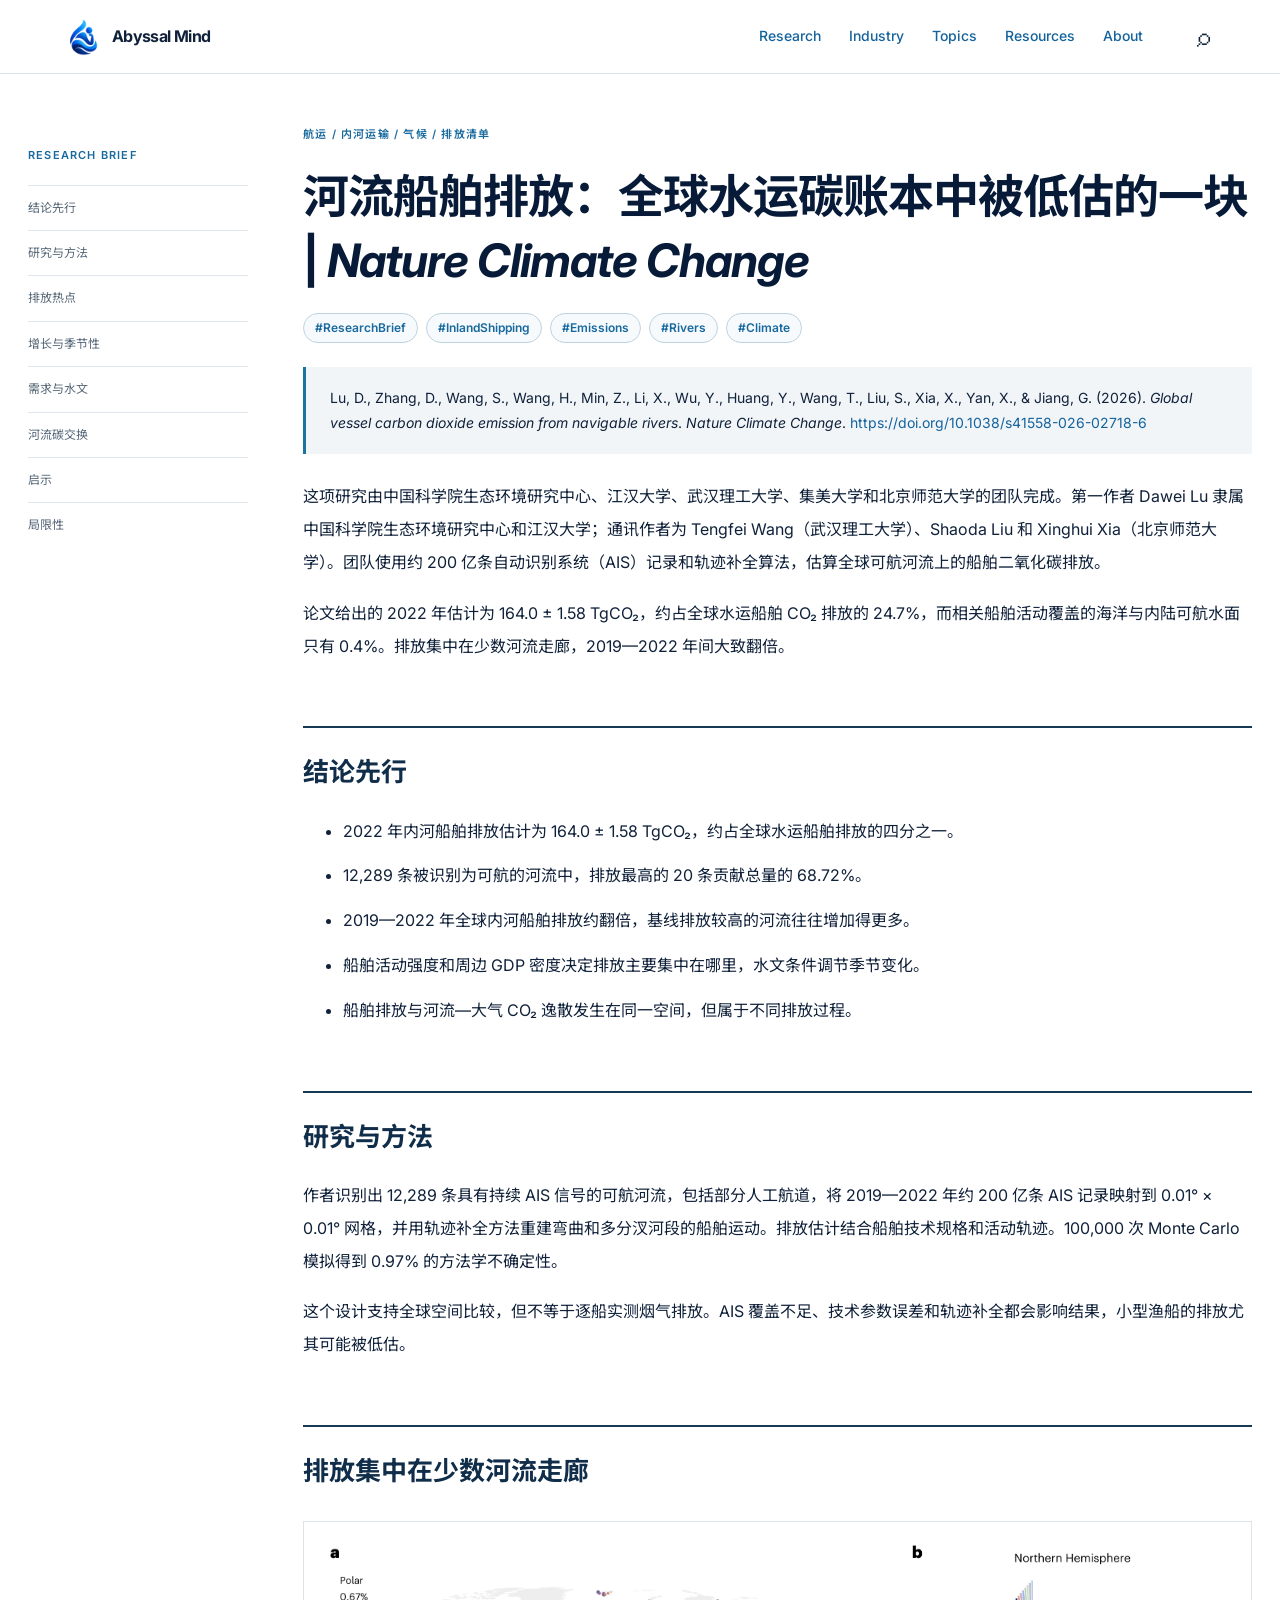
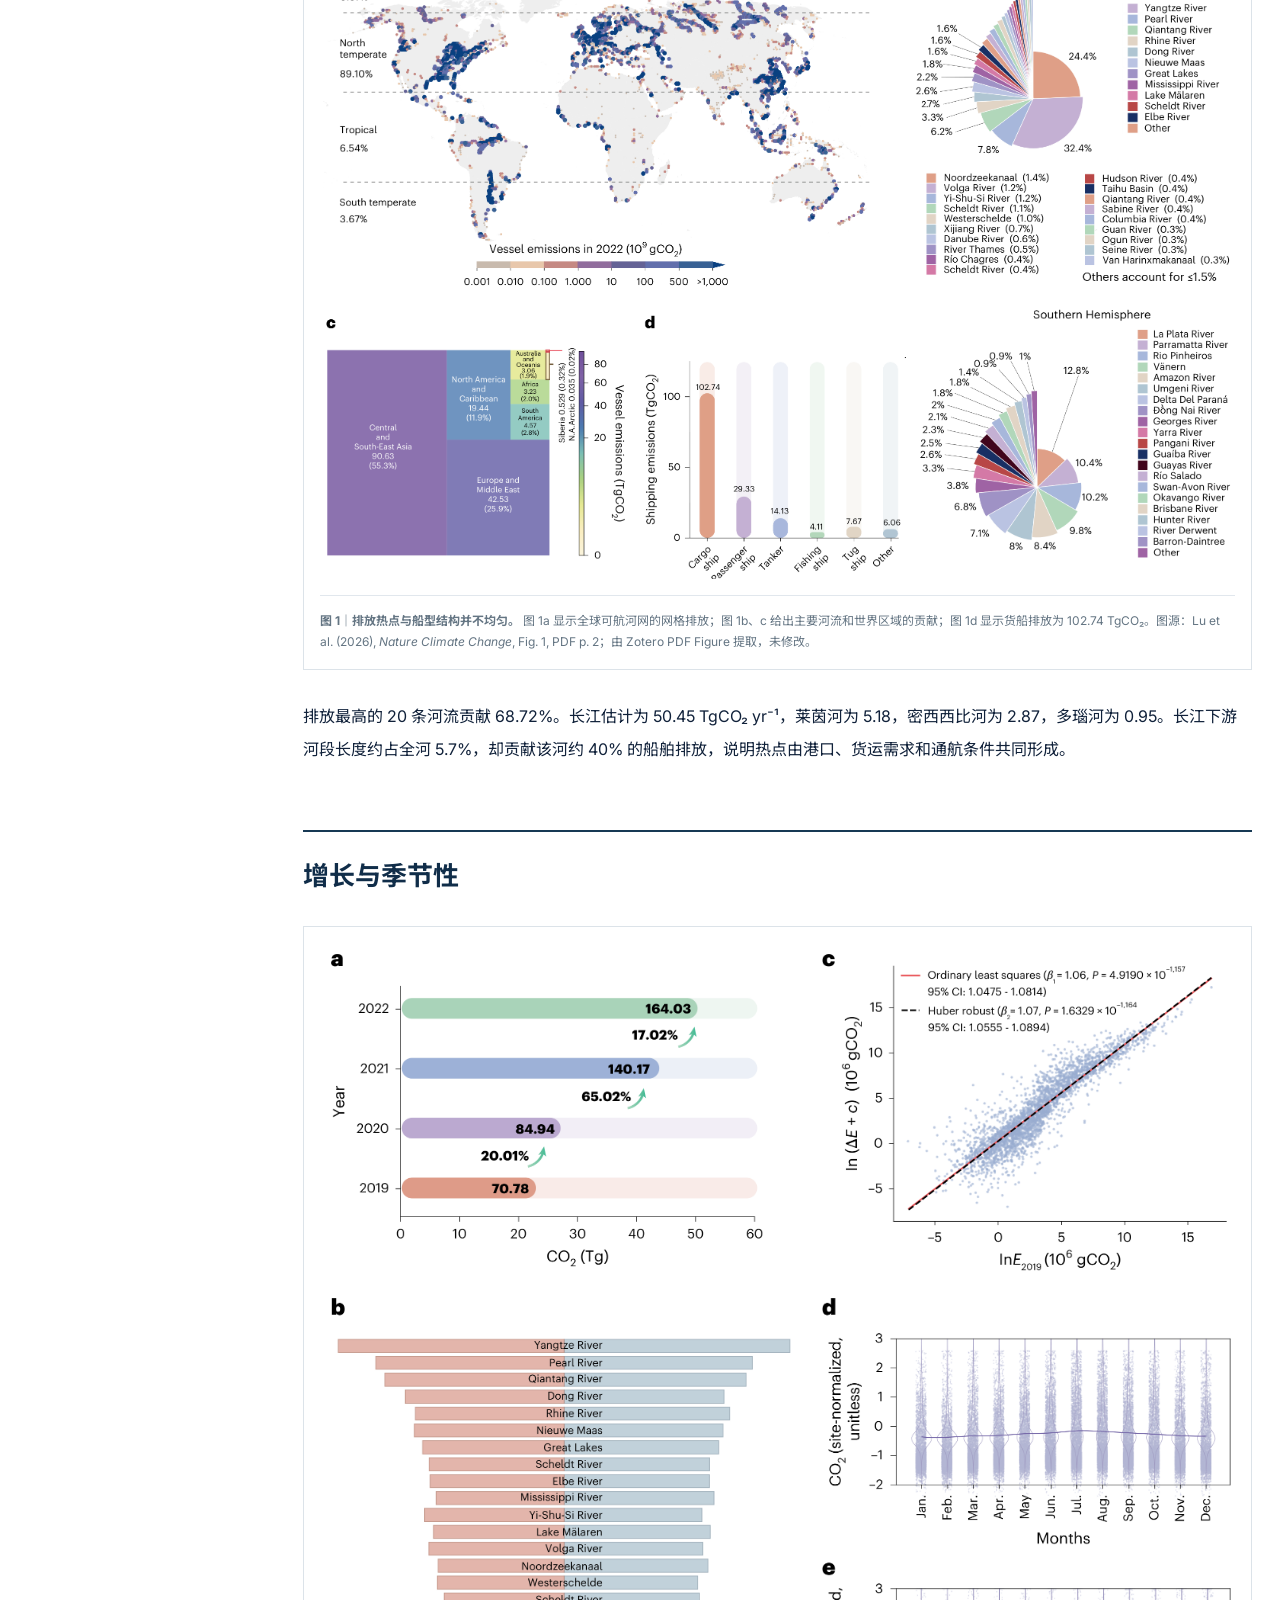
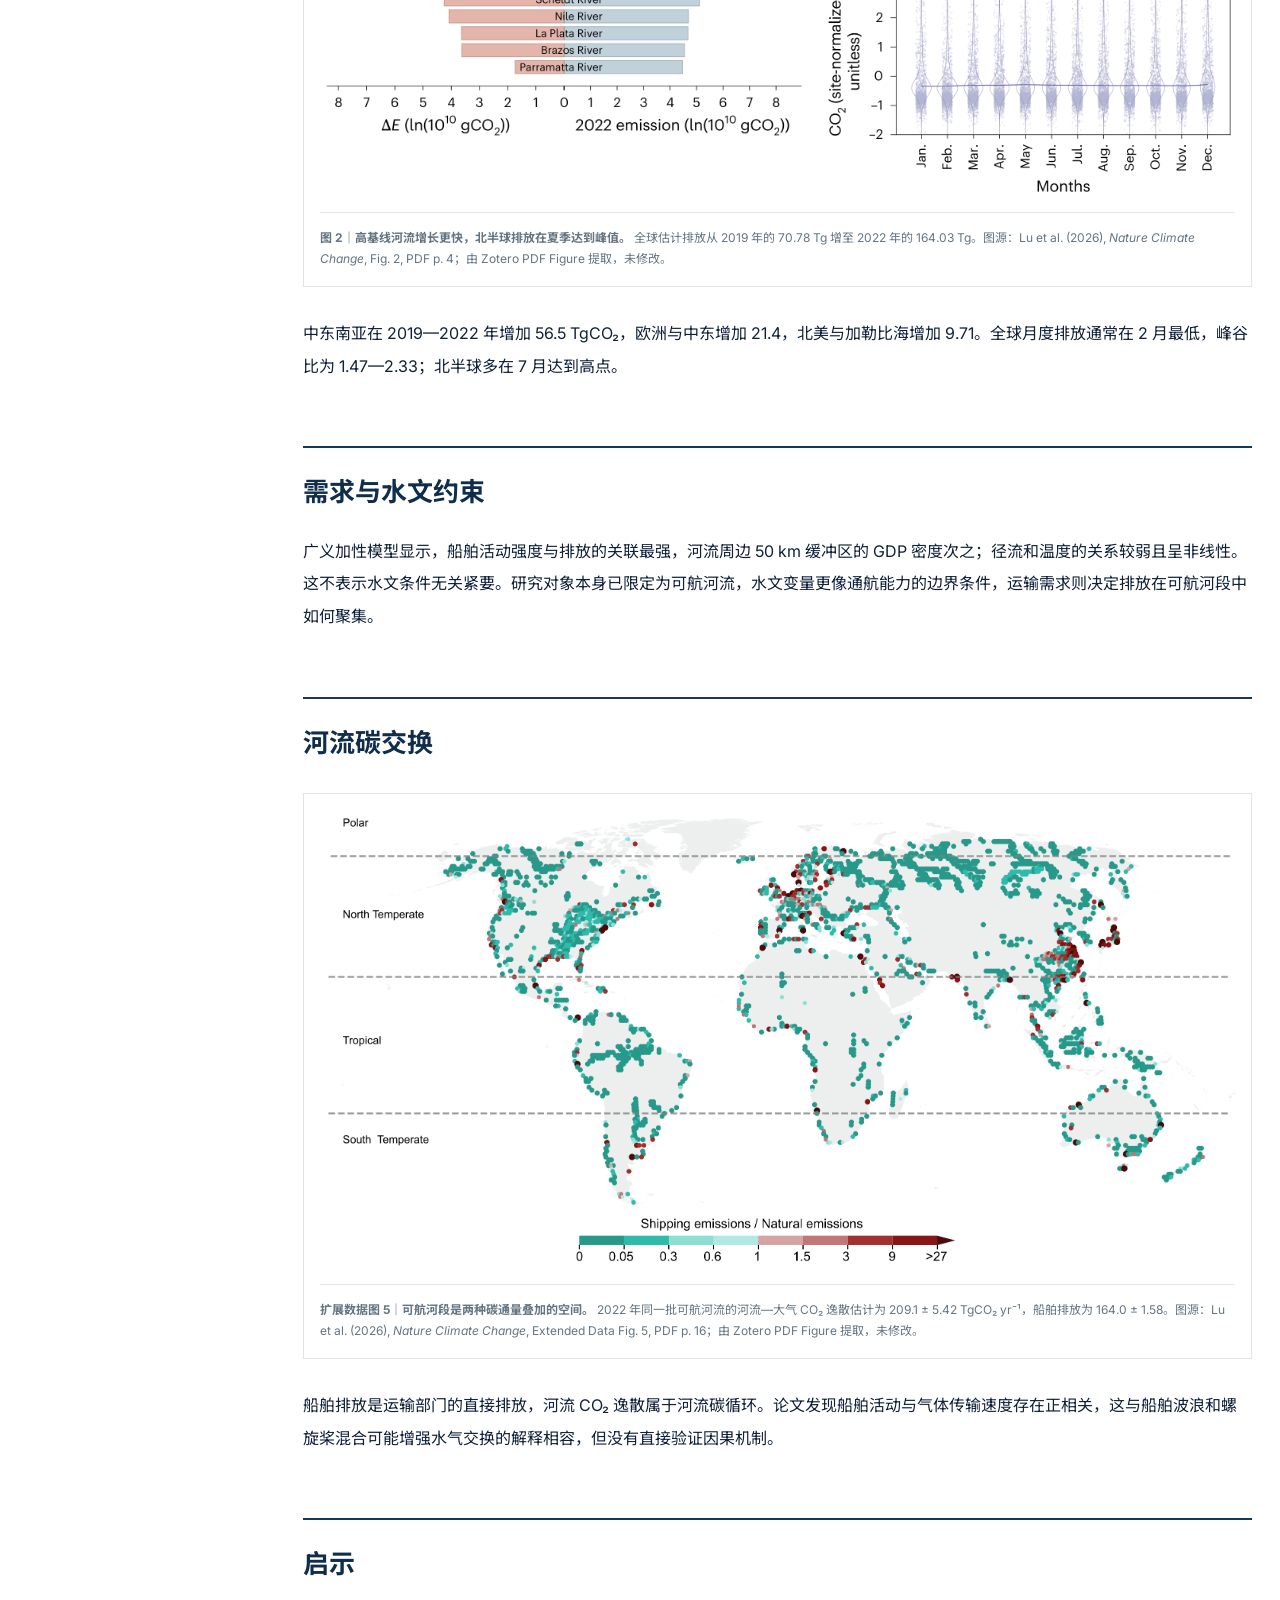
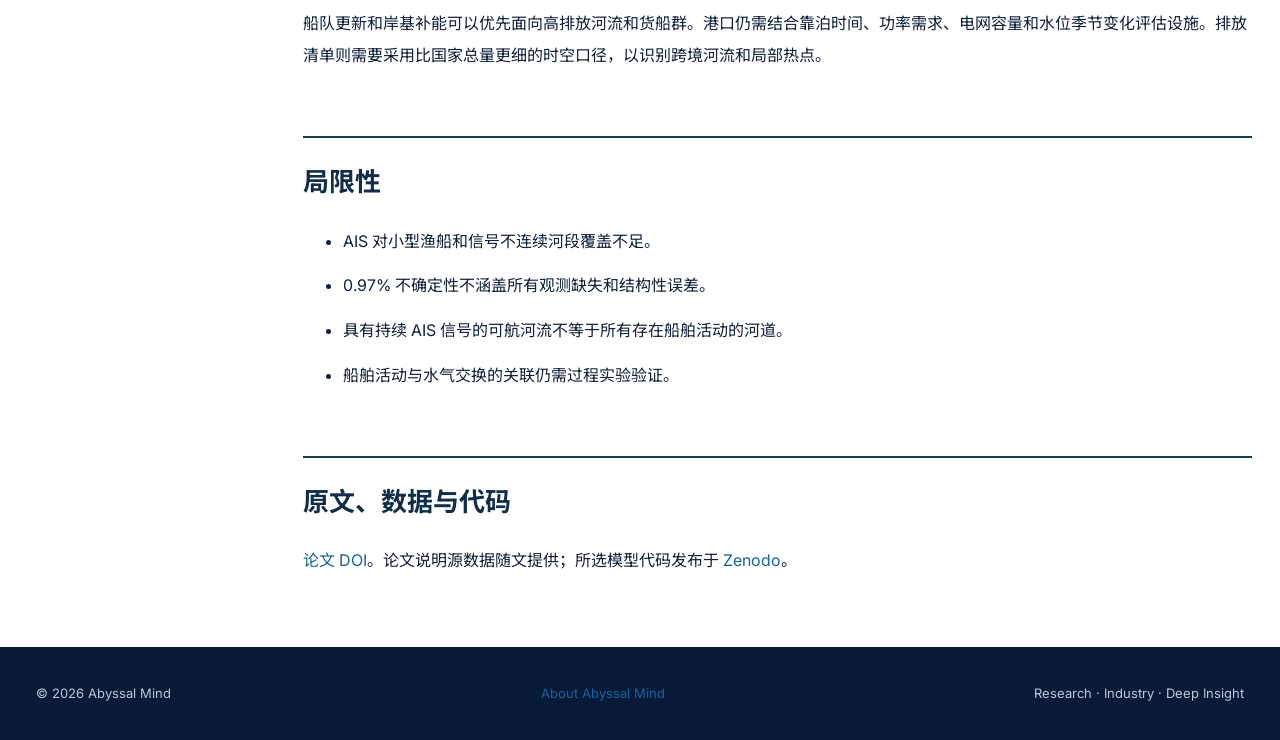
<file: articles/global-vessel-co2-navigable-rivers.html>
<!doctype html><html lang="zh-CN"><head><meta charset="utf-8"><meta name="viewport" content="width=device-width,initial-scale=1"><title>河流船舶排放：全球水运碳账本中被低估的一块 | Abyssal Mind</title><link rel="stylesheet" href="../styles.css"><link rel="stylesheet" href="../brief.css"><link rel="stylesheet" href="../article-shell.css"></head><body>
<header class="site-header"><a class="brand" href="../index.html"><img src="../assets/brand/abyssal-mind-mark.png" alt="Abyssal Mind"><span>Abyssal Mind</span></a><nav><a href="../index.html#research">Research</a><a href="../index.html#industry">Industry</a><a href="../index.html#topics">Topics</a><a href="../index.html#resources">Resources</a><a href="../about.html">About</a></nav><button class="search" aria-label="搜索">⌕</button></header>
<div class="layout"><aside><p>RESEARCH BRIEF</p><a href="#conclusion">结论先行</a><a href="#question">研究与方法</a><a href="#hotspots">排放热点</a><a href="#growth">增长与季节性</a><a href="#drivers">需求与水文</a><a href="#carbon">河流碳交换</a><a href="#implications">启示</a><a href="#limits">局限性</a></aside><main>
<div class="eyebrow">航运 / 内河运输 / 气候 / 排放清单</div><h1>河流船舶排放：全球水运碳账本中被低估的一块 | <em>Nature Climate Change</em></h1><div class="article-tags"><a href="#research-brief">#ResearchBrief</a><a href="#inland-shipping">#InlandShipping</a><a href="#emissions">#Emissions</a><a href="#rivers">#Rivers</a><a href="#climate">#Climate</a></div>
<blockquote><p>Lu, D., Zhang, D., Wang, S., Wang, H., Min, Z., Li, X., Wu, Y., Huang, Y., Wang, T., Liu, S., Xia, X., Yan, X., &amp; Jiang, G. (2026). <em>Global vessel carbon dioxide emission from navigable rivers</em>. <em>Nature Climate Change</em>. <a href="https://doi.org/10.1038/s41558-026-02718-6">https://doi.org/10.1038/s41558-026-02718-6</a></p></blockquote>
<p>这项研究由中国科学院生态环境研究中心、江汉大学、武汉理工大学、集美大学和北京师范大学的团队完成。第一作者 Dawei Lu 隶属中国科学院生态环境研究中心和江汉大学；通讯作者为 Tengfei Wang（武汉理工大学）、Shaoda Liu 和 Xinghui Xia（北京师范大学）。团队使用约 200 亿条自动识别系统（AIS）记录和轨迹补全算法，估算全球可航河流上的船舶二氧化碳排放。</p><p>论文给出的 2022 年估计为 164.0 ± 1.58 TgCO₂，约占全球水运船舶 CO₂ 排放的 24.7%，而相关船舶活动覆盖的海洋与内陆可航水面只有 0.4%。排放集中在少数河流走廊，2019—2022 年间大致翻倍。</p>
<h2 id="conclusion">结论先行</h2><ul><li>2022 年内河船舶排放估计为 164.0 ± 1.58 TgCO₂，约占全球水运船舶排放的四分之一。</li><li>12,289 条被识别为可航的河流中，排放最高的 20 条贡献总量的 68.72%。</li><li>2019—2022 年全球内河船舶排放约翻倍，基线排放较高的河流往往增加得更多。</li><li>船舶活动强度和周边 GDP 密度决定排放主要集中在哪里，水文条件调节季节变化。</li><li>船舶排放与河流—大气 CO₂ 逸散发生在同一空间，但属于不同排放过程。</li></ul>
<h2 id="question">研究与方法</h2><p>作者识别出 12,289 条具有持续 AIS 信号的可航河流，包括部分人工航道，将 2019—2022 年约 200 亿条 AIS 记录映射到 0.01° × 0.01° 网格，并用轨迹补全方法重建弯曲和多分汊河段的船舶运动。排放估计结合船舶技术规格和活动轨迹。100,000 次 Monte Carlo 模拟得到 0.97% 的方法学不确定性。</p><p>这个设计支持全球空间比较，但不等于逐船实测烟气排放。AIS 覆盖不足、技术参数误差和轨迹补全都会影响结果，小型渔船的排放尤其可能被低估。</p>
<h2 id="hotspots">排放集中在少数河流走廊</h2><figure><a href="../assets/articles/global-vessel-co2-navigable-rivers/figure-1.png" target="_blank"><img src="../assets/articles/global-vessel-co2-navigable-rivers/figure-1.png" loading="lazy" alt="全球内河船舶二氧化碳排放的空间分布与组成"></a><figcaption><strong>图 1｜排放热点与船型结构并不均匀。</strong> 图 1a 显示全球可航河网的网格排放；图 1b、c 给出主要河流和世界区域的贡献；图 1d 显示货船排放为 102.74 TgCO₂。图源：Lu et al. (2026), <em>Nature Climate Change</em>, Fig. 1, PDF p. 2；由 Zotero PDF Figure 提取，未修改。</figcaption></figure><p>排放最高的 20 条河流贡献 68.72%。长江估计为 50.45 TgCO₂ yr⁻¹，莱茵河为 5.18，密西西比河为 2.87，多瑙河为 0.95。长江下游河段长度约占全河 5.7%，却贡献该河约 40% 的船舶排放，说明热点由港口、货运需求和通航条件共同形成。</p>
<h2 id="growth">增长与季节性</h2><figure><a href="../assets/articles/global-vessel-co2-navigable-rivers/figure-2.png" target="_blank"><img src="../assets/articles/global-vessel-co2-navigable-rivers/figure-2.png" loading="lazy" alt="2019至2022年内河船舶排放增长与季节变化"></a><figcaption><strong>图 2｜高基线河流增长更快，北半球排放在夏季达到峰值。</strong> 全球估计排放从 2019 年的 70.78 Tg 增至 2022 年的 164.03 Tg。图源：Lu et al. (2026), <em>Nature Climate Change</em>, Fig. 2, PDF p. 4；由 Zotero PDF Figure 提取，未修改。</figcaption></figure><p>中东南亚在 2019—2022 年增加 56.5 TgCO₂，欧洲与中东增加 21.4，北美与加勒比海增加 9.71。全球月度排放通常在 2 月最低，峰谷比为 1.47—2.33；北半球多在 7 月达到高点。</p>
<h2 id="drivers">需求与水文约束</h2><p>广义加性模型显示，船舶活动强度与排放的关联最强，河流周边 50 km 缓冲区的 GDP 密度次之；径流和温度的关系较弱且呈非线性。这不表示水文条件无关紧要。研究对象本身已限定为可航河流，水文变量更像通航能力的边界条件，运输需求则决定排放在可航河段中如何聚集。</p>
<h2 id="carbon">河流碳交换</h2><figure><a href="../assets/articles/global-vessel-co2-navigable-rivers/extended-data-5.png" target="_blank"><img src="../assets/articles/global-vessel-co2-navigable-rivers/extended-data-5.png" loading="lazy" alt="可航河流总二氧化碳排放与船舶排放和河流逸散比"></a><figcaption><strong>扩展数据图 5｜可航河段是两种碳通量叠加的空间。</strong> 2022 年同一批可航河流的河流—大气 CO₂ 逸散估计为 209.1 ± 5.42 TgCO₂ yr⁻¹，船舶排放为 164.0 ± 1.58。图源：Lu et al. (2026), <em>Nature Climate Change</em>, Extended Data Fig. 5, PDF p. 16；由 Zotero PDF Figure 提取，未修改。</figcaption></figure><p>船舶排放是运输部门的直接排放，河流 CO₂ 逸散属于河流碳循环。论文发现船舶活动与气体传输速度存在正相关，这与船舶波浪和螺旋桨混合可能增强水气交换的解释相容，但没有直接验证因果机制。</p>
<h2 id="implications">启示</h2><p>船队更新和岸基补能可以优先面向高排放河流和货船群。港口仍需结合靠泊时间、功率需求、电网容量和水位季节变化评估设施。排放清单则需要采用比国家总量更细的时空口径，以识别跨境河流和局部热点。</p>
<h2 id="limits">局限性</h2><ul><li>AIS 对小型渔船和信号不连续河段覆盖不足。</li><li>0.97% 不确定性不涵盖所有观测缺失和结构性误差。</li><li>具有持续 AIS 信号的可航河流不等于所有存在船舶活动的河道。</li><li>船舶活动与水气交换的关联仍需过程实验验证。</li></ul>
<h2>原文、数据与代码</h2><p><a href="https://doi.org/10.1038/s41558-026-02718-6">论文 DOI</a>。论文说明源数据随文提供；所选模型代码发布于 <a href="https://doi.org/10.5281/zenodo.18920064">Zenodo</a>。</p>
</main></div><footer><span>© 2026 Abyssal Mind</span><a href="../about.html">About Abyssal Mind</a><span>Research · Industry · Deep Insight</span></footer></body></html>
</file>
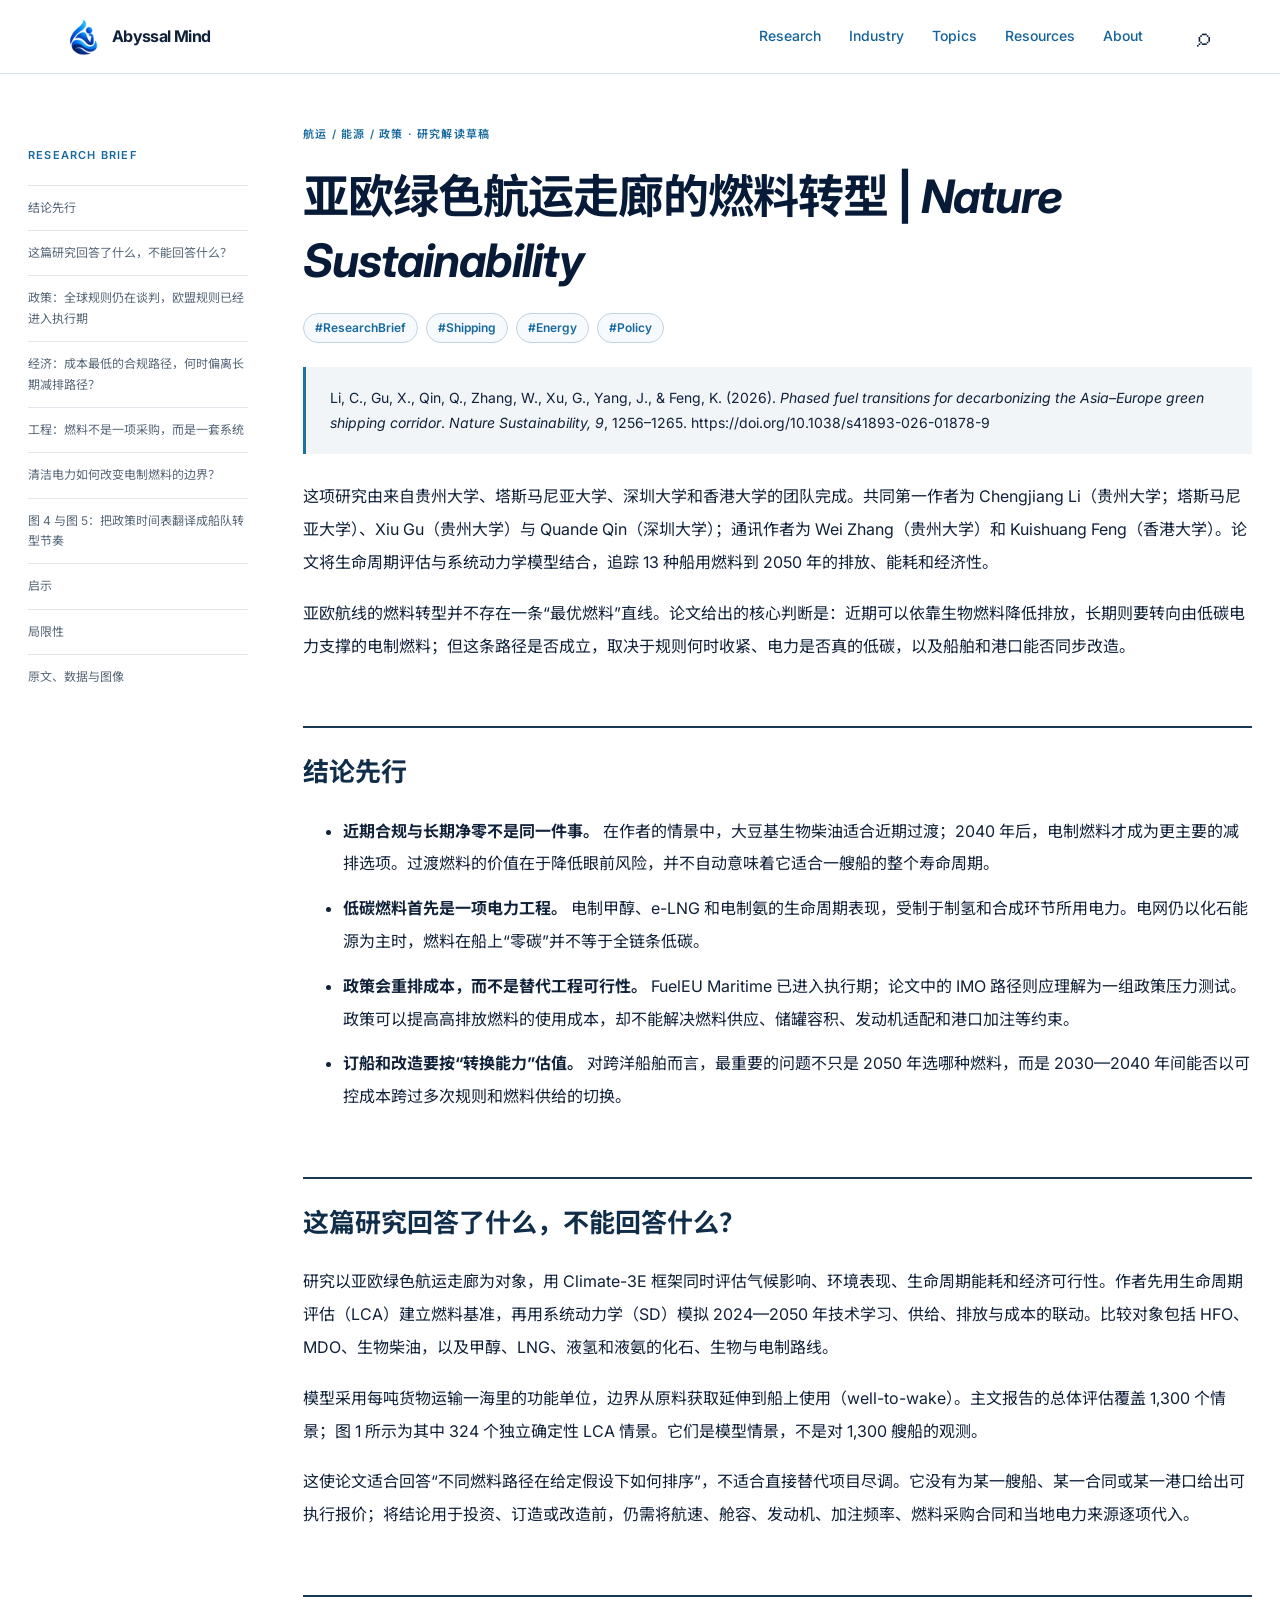
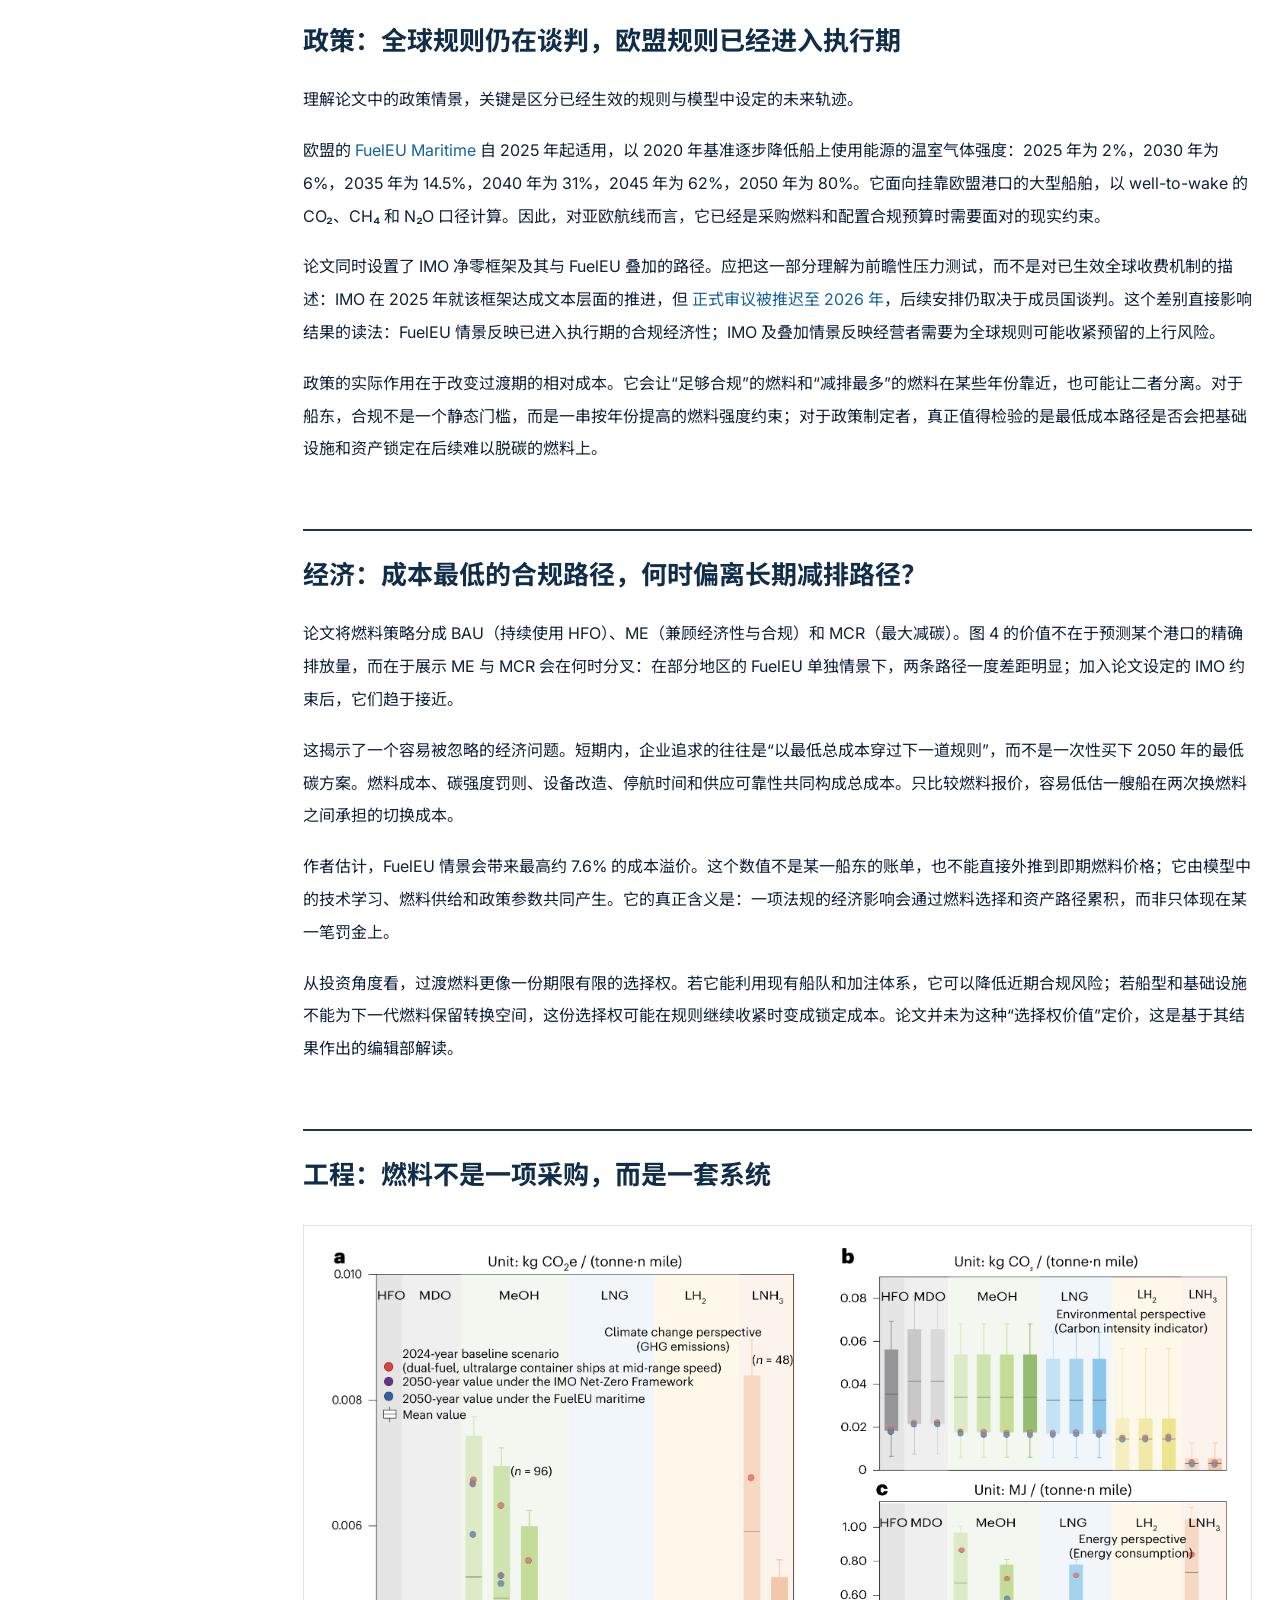
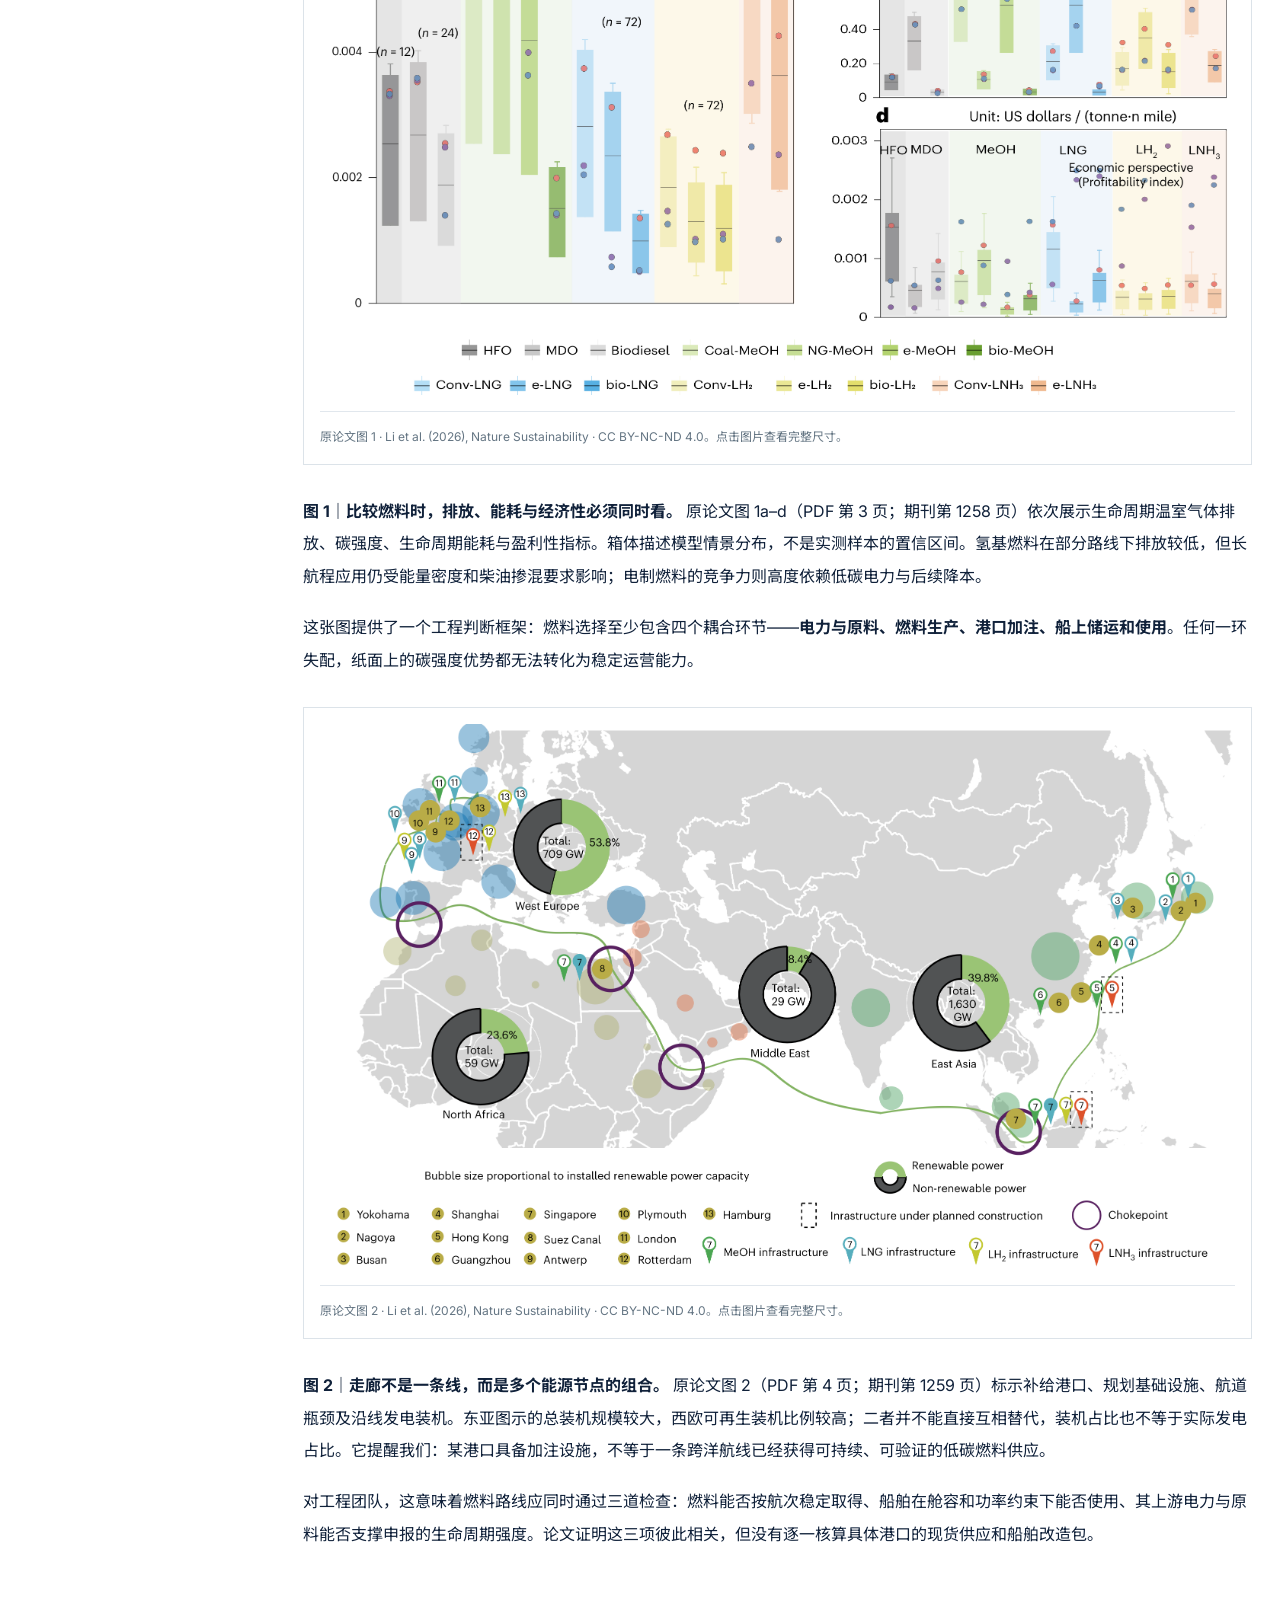
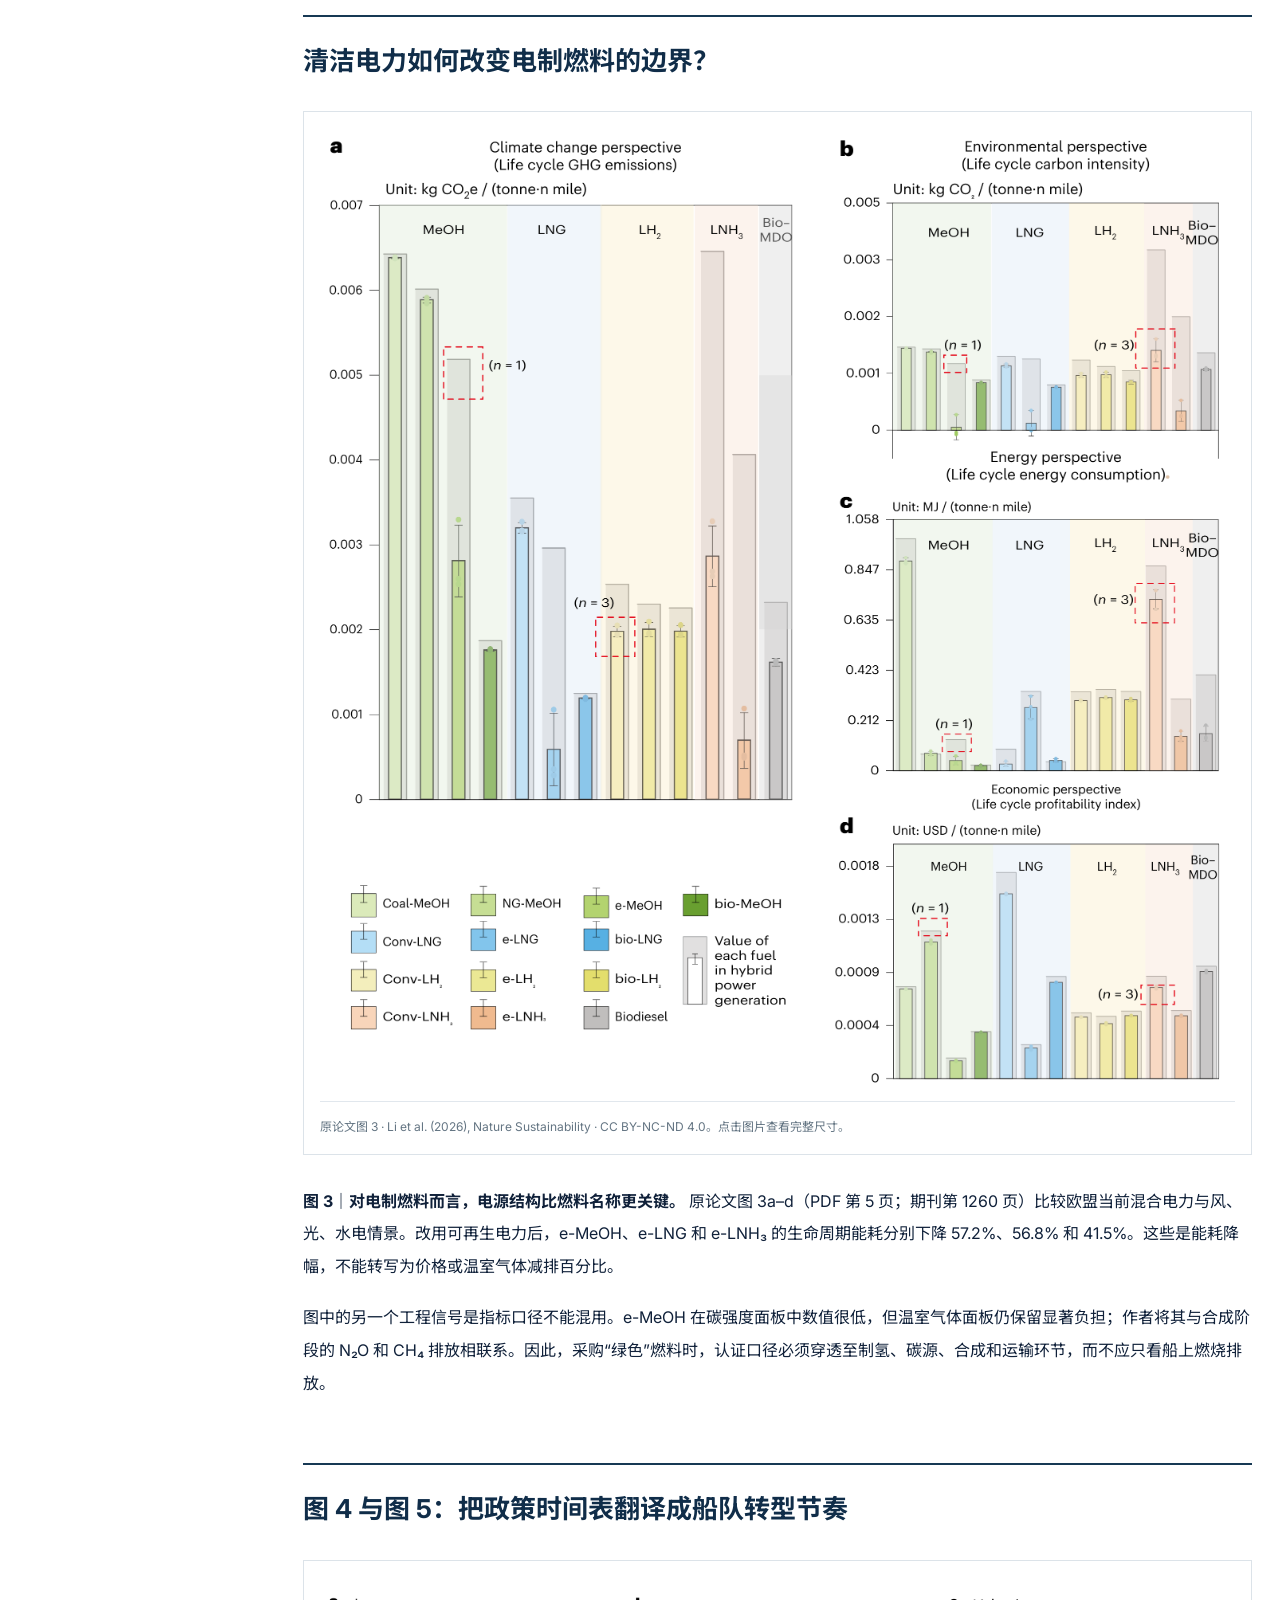
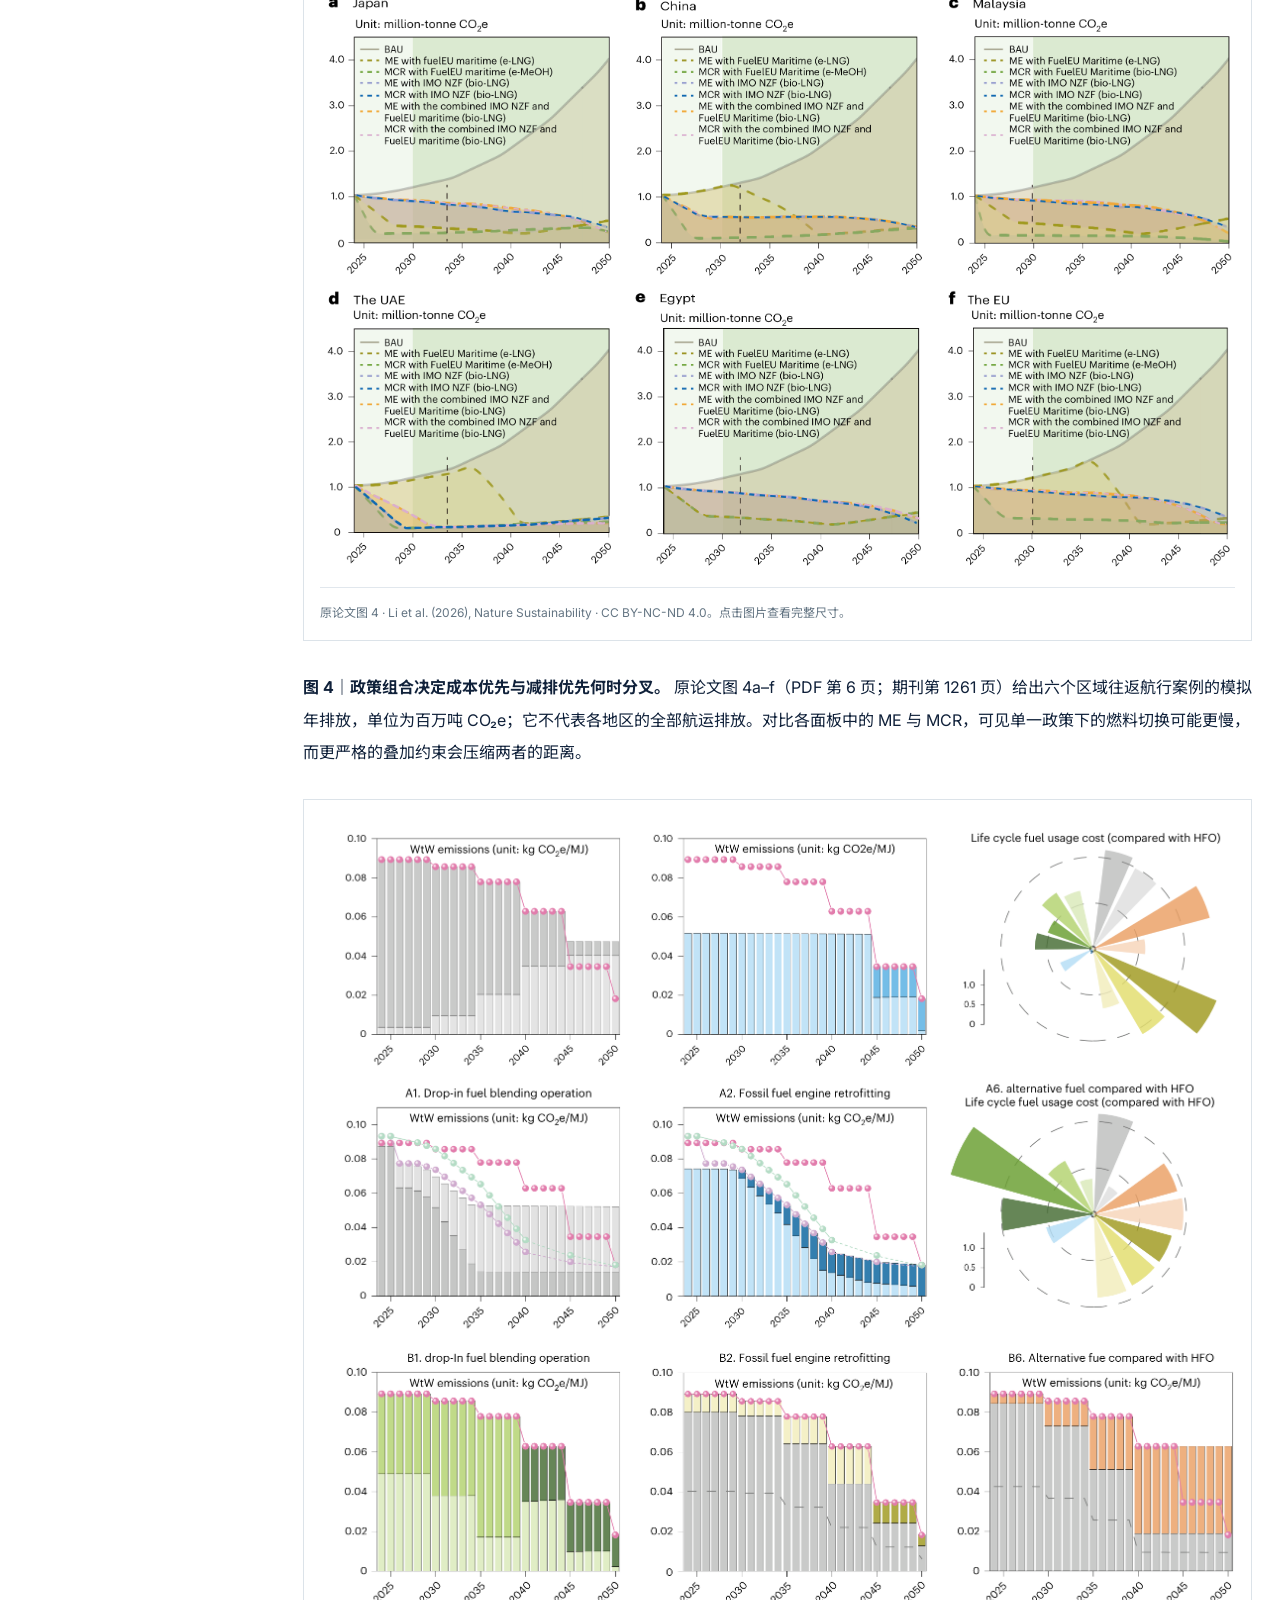
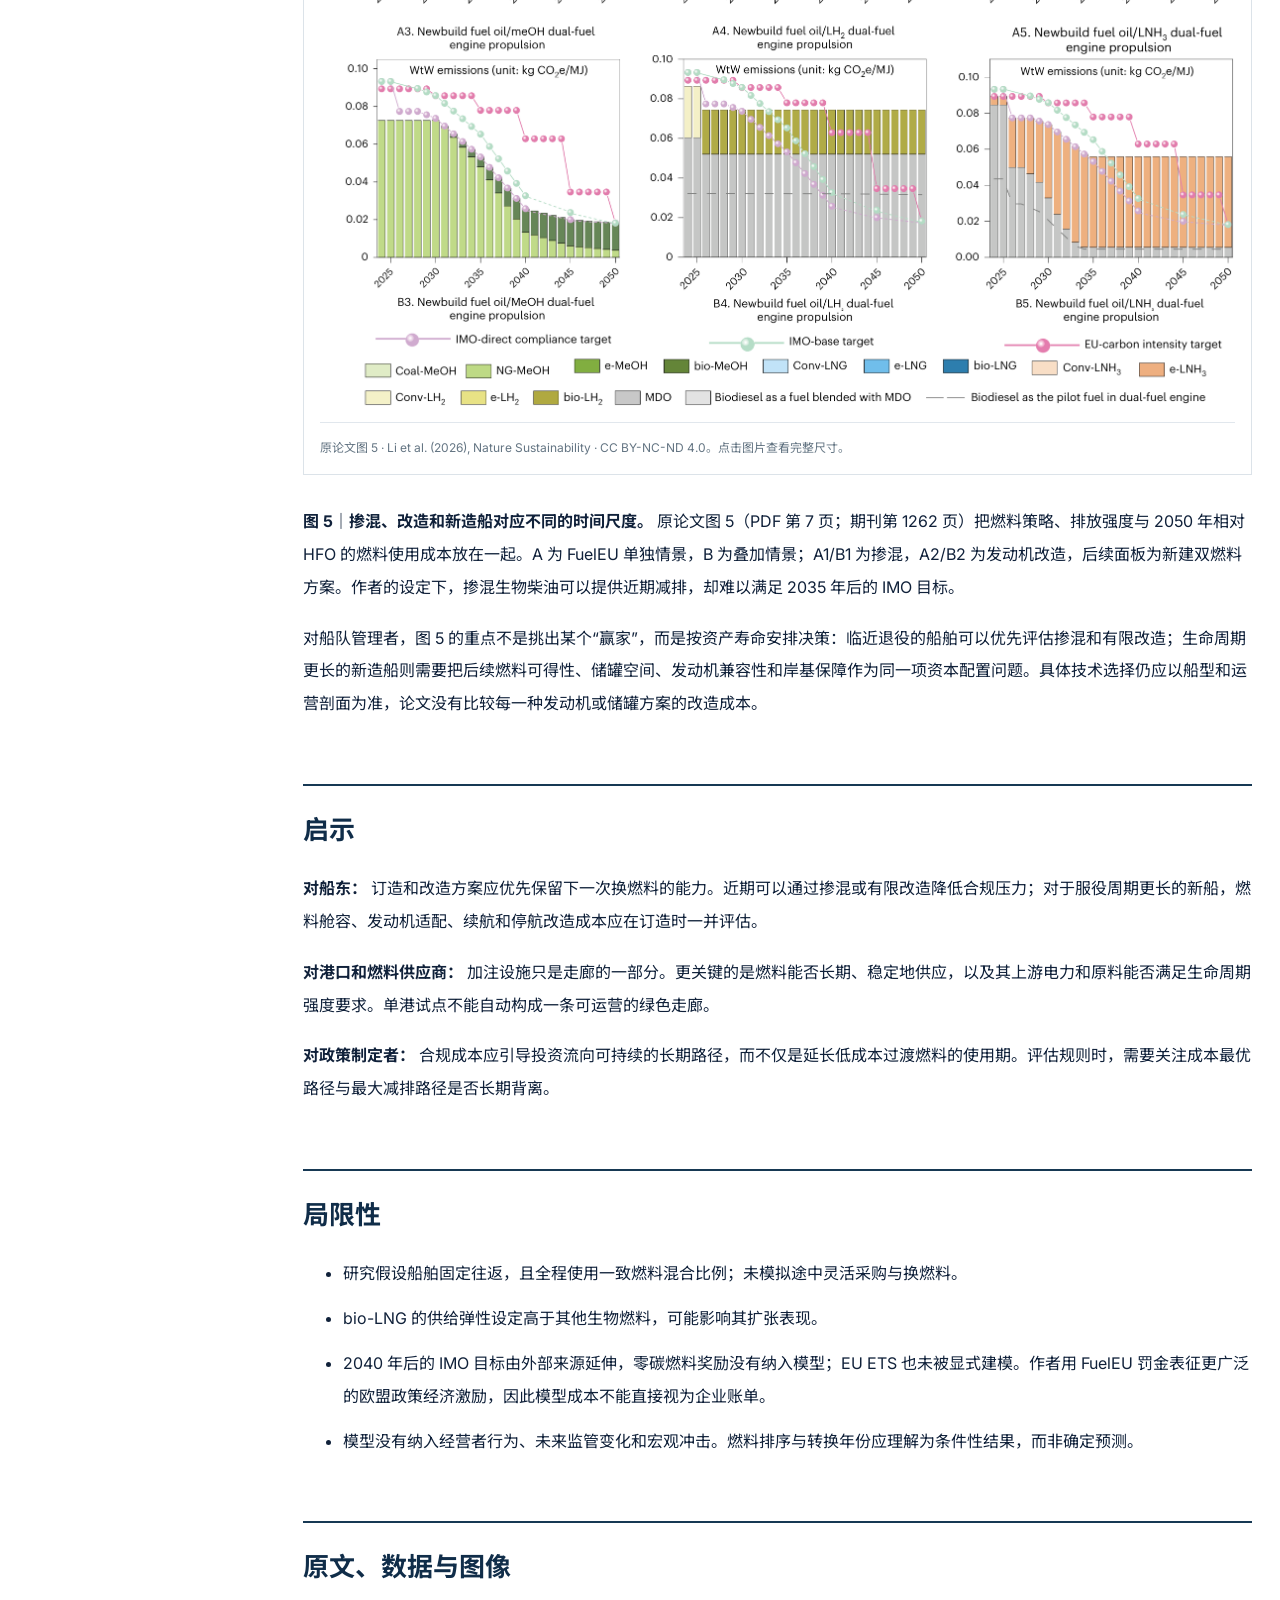
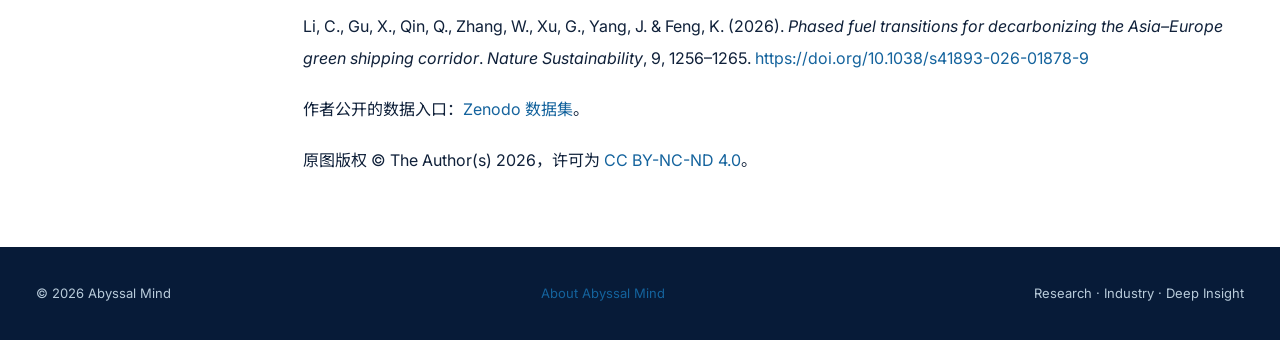
<file: articles/phased-fuel-transitions-for-asia-europe-corridor.html>
<!doctype html><html lang="zh-CN"><head><meta charset="utf-8">
<meta name="viewport" content="width=device-width,initial-scale=1">
<title>亚欧绿色航运走廊的燃料转型 | Abyssal Mind</title>
<link rel="stylesheet" href="../styles.css"><link rel="stylesheet" href="../brief.css"><link rel="stylesheet" href="../article-shell.css"></head><body>
<header class="site-header"><a class="brand" href="../index.html"><img src="../assets/brand/abyssal-mind-mark.png" alt="Abyssal Mind"><span>Abyssal Mind</span></a><nav><a href="../index.html#research">Research</a><a href="../index.html#industry">Industry</a><a href="../index.html#topics">Topics</a><a href="../index.html#resources">Resources</a><a href="../about.html">About</a></nav><button class="search" aria-label="搜索">⌕</button></header>
<div class="layout"><aside><p>RESEARCH BRIEF</p><a href="#section-1">结论先行</a><a href="#section-2">这篇研究回答了什么，不能回答什么？</a><a href="#section-3">政策：全球规则仍在谈判，欧盟规则已经进入执行期</a><a href="#section-4">经济：成本最低的合规路径，何时偏离长期减排路径？</a><a href="#section-5">工程：燃料不是一项采购，而是一套系统</a><a href="#section-6">清洁电力如何改变电制燃料的边界？</a><a href="#section-7">图 4 与图 5：把政策时间表翻译成船队转型节奏</a><a href="#section-8">启示</a><a href="#section-9">局限性</a><a href="#section-10">原文、数据与图像</a></aside>
<main><div class="eyebrow">航运 / 能源 / 政策 · 研究解读草稿</div><h1>亚欧绿色航运走廊的燃料转型 | <em>Nature Sustainability</em></h1>
<div class="article-tags"><a href="#research-brief">#ResearchBrief</a><a href="#shipping">#Shipping</a><a href="#energy">#Energy</a><a href="#policy">#Policy</a></div>
<blockquote>
<p>Li, C., Gu, X., Qin, Q., Zhang, W., Xu, G., Yang, J., &amp; Feng, K. (2026). <em>Phased fuel transitions for decarbonizing the Asia–Europe green shipping corridor</em>. <em>Nature Sustainability, 9</em>, 1256–1265. https://doi.org/10.1038/s41893-026-01878-9</p>
</blockquote>
<p>这项研究由来自贵州大学、塔斯马尼亚大学、深圳大学和香港大学的团队完成。共同第一作者为 Chengjiang Li（贵州大学；塔斯马尼亚大学）、Xiu Gu（贵州大学）与 Quande Qin（深圳大学）；通讯作者为 Wei Zhang（贵州大学）和 Kuishuang Feng（香港大学）。论文将生命周期评估与系统动力学模型结合，追踪 13 种船用燃料到 2050 年的排放、能耗和经济性。</p>
<p>亚欧航线的燃料转型并不存在一条“最优燃料”直线。论文给出的核心判断是：近期可以依靠生物燃料降低排放，长期则要转向由低碳电力支撑的电制燃料；但这条路径是否成立，取决于规则何时收紧、电力是否真的低碳，以及船舶和港口能否同步改造。</p>
<h2 id="section-1">结论先行</h2>
<ul>
<li><strong>近期合规与长期净零不是同一件事。</strong> 在作者的情景中，大豆基生物柴油适合近期过渡；2040 年后，电制燃料才成为更主要的减排选项。过渡燃料的价值在于降低眼前风险，并不自动意味着它适合一艘船的整个寿命周期。</li>
<li><strong>低碳燃料首先是一项电力工程。</strong> 电制甲醇、e-LNG 和电制氨的生命周期表现，受制于制氢和合成环节所用电力。电网仍以化石能源为主时，燃料在船上“零碳”并不等于全链条低碳。</li>
<li><strong>政策会重排成本，而不是替代工程可行性。</strong> FuelEU Maritime 已进入执行期；论文中的 IMO 路径则应理解为一组政策压力测试。政策可以提高高排放燃料的使用成本，却不能解决燃料供应、储罐容积、发动机适配和港口加注等约束。</li>
<li><strong>订船和改造要按“转换能力”估值。</strong> 对跨洋船舶而言，最重要的问题不只是 2050 年选哪种燃料，而是 2030—2040 年间能否以可控成本跨过多次规则和燃料供给的切换。</li>
</ul>
<h2 id="section-2">这篇研究回答了什么，不能回答什么？</h2>
<p>研究以亚欧绿色航运走廊为对象，用 Climate-3E 框架同时评估气候影响、环境表现、生命周期能耗和经济可行性。作者先用生命周期评估（LCA）建立燃料基准，再用系统动力学（SD）模拟 2024—2050 年技术学习、供给、排放与成本的联动。比较对象包括 HFO、MDO、生物柴油，以及甲醇、LNG、液氢和液氨的化石、生物与电制路线。</p>
<p>模型采用每吨货物运输一海里的功能单位，边界从原料获取延伸到船上使用（well-to-wake）。主文报告的总体评估覆盖 1,300 个情景；图 1 所示为其中 324 个独立确定性 LCA 情景。它们是模型情景，不是对 1,300 艘船的观测。</p>
<p>这使论文适合回答“不同燃料路径在给定假设下如何排序”，不适合直接替代项目尽调。它没有为某一艘船、某一合同或某一港口给出可执行报价；将结论用于投资、订造或改造前，仍需将航速、舱容、发动机、加注频率、燃料采购合同和当地电力来源逐项代入。</p>
<h2 id="section-3">政策：全球规则仍在谈判，欧盟规则已经进入执行期</h2>
<p>理解论文中的政策情景，关键是区分已经生效的规则与模型中设定的未来轨迹。</p>
<p>欧盟的 <a href="https://transport.ec.europa.eu/transport-modes/maritime/decarbonising-maritime-transport/fueleu-maritime_en">FuelEU Maritime</a> 自 2025 年起适用，以 2020 年基准逐步降低船上使用能源的温室气体强度：2025 年为 2%，2030 年为 6%，2035 年为 14.5%，2040 年为 31%，2045 年为 62%，2050 年为 80%。它面向挂靠欧盟港口的大型船舶，以 well-to-wake 的 CO₂、CH₄ 和 N₂O 口径计算。因此，对亚欧航线而言，它已经是采购燃料和配置合规预算时需要面对的现实约束。</p>
<p>论文同时设置了 IMO 净零框架及其与 FuelEU 叠加的路径。应把这一部分理解为前瞻性压力测试，而不是对已生效全球收费机制的描述：IMO 在 2025 年就该框架达成文本层面的推进，但 <a href="https://www.imo.org/en/mediacentre/hottopics/pages/faq-imo-net-zero-framework.aspx">正式审议被推迟至 2026 年</a>，后续安排仍取决于成员国谈判。这个差别直接影响结果的读法：FuelEU 情景反映已进入执行期的合规经济性；IMO 及叠加情景反映经营者需要为全球规则可能收紧预留的上行风险。</p>
<p>政策的实际作用在于改变过渡期的相对成本。它会让“足够合规”的燃料和“减排最多”的燃料在某些年份靠近，也可能让二者分离。对于船东，合规不是一个静态门槛，而是一串按年份提高的燃料强度约束；对于政策制定者，真正值得检验的是最低成本路径是否会把基础设施和资产锁定在后续难以脱碳的燃料上。</p>
<h2 id="section-4">经济：成本最低的合规路径，何时偏离长期减排路径？</h2>
<p>论文将燃料策略分成 BAU（持续使用 HFO）、ME（兼顾经济性与合规）和 MCR（最大减碳）。图 4 的价值不在于预测某个港口的精确排放量，而在于展示 ME 与 MCR 会在何时分叉：在部分地区的 FuelEU 单独情景下，两条路径一度差距明显；加入论文设定的 IMO 约束后，它们趋于接近。</p>
<p>这揭示了一个容易被忽略的经济问题。短期内，企业追求的往往是“以最低总成本穿过下一道规则”，而不是一次性买下 2050 年的最低碳方案。燃料成本、碳强度罚则、设备改造、停航时间和供应可靠性共同构成总成本。只比较燃料报价，容易低估一艘船在两次换燃料之间承担的切换成本。</p>
<p>作者估计，FuelEU 情景会带来最高约 7.6% 的成本溢价。这个数值不是某一船东的账单，也不能直接外推到即期燃料价格；它由模型中的技术学习、燃料供给和政策参数共同产生。它的真正含义是：一项法规的经济影响会通过燃料选择和资产路径累积，而非只体现在某一笔罚金上。</p>
<p>从投资角度看，过渡燃料更像一份期限有限的选择权。若它能利用现有船队和加注体系，它可以降低近期合规风险；若船型和基础设施不能为下一代燃料保留转换空间，这份选择权可能在规则继续收紧时变成锁定成本。论文并未为这种“选择权价值”定价，这是基于其结果作出的编辑部解读。</p>
<h2 id="section-5">工程：燃料不是一项采购，而是一套系统</h2>
<figure id="figure-1"><a aria-label="打开论文图 1 完整图片" href="../assets/articles/phased-fuel-transitions/figure-1.png" target="_blank"><img alt="图1：船用燃料的生命周期温室气体排放、碳强度、能耗与盈利性比较" loading="lazy" src="../assets/articles/phased-fuel-transitions/figure-1.png"/></a><figcaption>原论文图 1 · Li et al. (2026), Nature Sustainability · CC BY-NC-ND 4.0。点击图片查看完整尺寸。</figcaption></figure>
<p><strong>图 1｜比较燃料时，排放、能耗与经济性必须同时看。</strong> 原论文图 1a–d（PDF 第 3 页；期刊第 1258 页）依次展示生命周期温室气体排放、碳强度、生命周期能耗与盈利性指标。箱体描述模型情景分布，不是实测样本的置信区间。氢基燃料在部分路线下排放较低，但长航程应用仍受能量密度和柴油掺混要求影响；电制燃料的竞争力则高度依赖低碳电力与后续降本。</p>
<p>这张图提供了一个工程判断框架：燃料选择至少包含四个耦合环节——<strong>电力与原料、燃料生产、港口加注、船上储运和使用</strong>。任何一环失配，纸面上的碳强度优势都无法转化为稳定运营能力。</p>
<figure id="figure-2"><a aria-label="打开论文图 2 完整图片" href="../assets/articles/phased-fuel-transitions/figure-2.png" target="_blank"><img alt="图2：亚欧绿色航运走廊的加注港口、基础设施与可再生发电装机分布" loading="lazy" src="../assets/articles/phased-fuel-transitions/figure-2.png"/></a><figcaption>原论文图 2 · Li et al. (2026), Nature Sustainability · CC BY-NC-ND 4.0。点击图片查看完整尺寸。</figcaption></figure>
<p><strong>图 2｜走廊不是一条线，而是多个能源节点的组合。</strong> 原论文图 2（PDF 第 4 页；期刊第 1259 页）标示补给港口、规划基础设施、航道瓶颈及沿线发电装机。东亚图示的总装机规模较大，西欧可再生装机比例较高；二者并不能直接互相替代，装机占比也不等于实际发电占比。它提醒我们：某港口具备加注设施，不等于一条跨洋航线已经获得可持续、可验证的低碳燃料供应。</p>
<p>对工程团队，这意味着燃料路线应同时通过三道检查：燃料能否按航次稳定取得、船舶在舱容和功率约束下能否使用、其上游电力与原料能否支撑申报的生命周期强度。论文证明这三项彼此相关，但没有逐一核算具体港口的现货供应和船舶改造包。</p>
<h2 id="section-6">清洁电力如何改变电制燃料的边界？</h2>
<figure id="figure-3"><a aria-label="打开论文图 3 完整图片" href="../assets/articles/phased-fuel-transitions/figure-3.png" target="_blank"><img alt="图3：欧盟案例中不同电力结构下的替代燃料表现" loading="lazy" src="../assets/articles/phased-fuel-transitions/figure-3.png"/></a><figcaption>原论文图 3 · Li et al. (2026), Nature Sustainability · CC BY-NC-ND 4.0。点击图片查看完整尺寸。</figcaption></figure>
<p><strong>图 3｜对电制燃料而言，电源结构比燃料名称更关键。</strong> 原论文图 3a–d（PDF 第 5 页；期刊第 1260 页）比较欧盟当前混合电力与风、光、水电情景。改用可再生电力后，e-MeOH、e-LNG 和 e-LNH₃ 的生命周期能耗分别下降 57.2%、56.8% 和 41.5%。这些是能耗降幅，不能转写为价格或温室气体减排百分比。</p>
<p>图中的另一个工程信号是指标口径不能混用。e-MeOH 在碳强度面板中数值很低，但温室气体面板仍保留显著负担；作者将其与合成阶段的 N₂O 和 CH₄ 排放相联系。因此，采购“绿色”燃料时，认证口径必须穿透至制氢、碳源、合成和运输环节，而不应只看船上燃烧排放。</p>
<h2 id="section-7">图 4 与图 5：把政策时间表翻译成船队转型节奏</h2>
<figure id="figure-4"><a aria-label="打开论文图 4 完整图片" href="../assets/articles/phased-fuel-transitions/figure-4.png" target="_blank"><img alt="图4：六个区域案例在不同政策设置下的模拟年排放轨迹" loading="lazy" src="../assets/articles/phased-fuel-transitions/figure-4.png"/></a><figcaption>原论文图 4 · Li et al. (2026), Nature Sustainability · CC BY-NC-ND 4.0。点击图片查看完整尺寸。</figcaption></figure>
<p><strong>图 4｜政策组合决定成本优先与减排优先何时分叉。</strong> 原论文图 4a–f（PDF 第 6 页；期刊第 1261 页）给出六个区域往返航行案例的模拟年排放，单位为百万吨 CO₂e；它不代表各地区的全部航运排放。对比各面板中的 ME 与 MCR，可见单一政策下的燃料切换可能更慢，而更严格的叠加约束会压缩两者的距离。</p>
<figure id="figure-5"><a aria-label="打开论文图 5 完整图片" href="../assets/articles/phased-fuel-transitions/figure-5.png" target="_blank"><img alt="图5：不同船舶技术方案的燃料策略、排放强度与2050年相对燃料成本" loading="lazy" src="../assets/articles/phased-fuel-transitions/figure-5.png"/></a><figcaption>原论文图 5 · Li et al. (2026), Nature Sustainability · CC BY-NC-ND 4.0。点击图片查看完整尺寸。</figcaption></figure>
<p><strong>图 5｜掺混、改造和新造船对应不同的时间尺度。</strong> 原论文图 5（PDF 第 7 页；期刊第 1262 页）把燃料策略、排放强度与 2050 年相对 HFO 的燃料使用成本放在一起。A 为 FuelEU 单独情景，B 为叠加情景；A1/B1 为掺混，A2/B2 为发动机改造，后续面板为新建双燃料方案。作者的设定下，掺混生物柴油可以提供近期减排，却难以满足 2035 年后的 IMO 目标。</p>
<p>对船队管理者，图 5 的重点不是挑出某个“赢家”，而是按资产寿命安排决策：临近退役的船舶可以优先评估掺混和有限改造；生命周期更长的新造船则需要把后续燃料可得性、储罐空间、发动机兼容性和岸基保障作为同一项资本配置问题。具体技术选择仍应以船型和运营剖面为准，论文没有比较每一种发动机或储罐方案的改造成本。</p>
<h2 id="section-8">启示</h2>
<p><strong>对船东：</strong> 订造和改造方案应优先保留下一次换燃料的能力。近期可以通过掺混或有限改造降低合规压力；对于服役周期更长的新船，燃料舱容、发动机适配、续航和停航改造成本应在订造时一并评估。</p>
<p><strong>对港口和燃料供应商：</strong> 加注设施只是走廊的一部分。更关键的是燃料能否长期、稳定地供应，以及其上游电力和原料能否满足生命周期强度要求。单港试点不能自动构成一条可运营的绿色走廊。</p>
<p><strong>对政策制定者：</strong> 合规成本应引导投资流向可持续的长期路径，而不仅是延长低成本过渡燃料的使用期。评估规则时，需要关注成本最优路径与最大减排路径是否长期背离。</p>
<h2 id="section-9">局限性</h2>
<ul>
<li>研究假设船舶固定往返，且全程使用一致燃料混合比例；未模拟途中灵活采购与换燃料。</li>
<li>bio-LNG 的供给弹性设定高于其他生物燃料，可能影响其扩张表现。</li>
<li>2040 年后的 IMO 目标由外部来源延伸，零碳燃料奖励没有纳入模型；EU ETS 也未被显式建模。作者用 FuelEU 罚金表征更广泛的欧盟政策经济激励，因此模型成本不能直接视为企业账单。</li>
<li>模型没有纳入经营者行为、未来监管变化和宏观冲击。燃料排序与转换年份应理解为条件性结果，而非确定预测。</li>
</ul>
<h2 id="section-10">原文、数据与图像</h2>
<p>Li, C., Gu, X., Qin, Q., Zhang, W., Xu, G., Yang, J. &amp; Feng, K. (2026). <em>Phased fuel transitions for decarbonizing the Asia–Europe green shipping corridor</em>. <em>Nature Sustainability</em>, 9, 1256–1265. <a href="https://doi.org/10.1038/s41893-026-01878-9">https://doi.org/10.1038/s41893-026-01878-9</a></p>
<p>作者公开的数据入口：<a href="https://doi.org/10.5281/zenodo.19872982">Zenodo 数据集</a>。</p>
<p>原图版权 © The Author(s) 2026，许可为 <a href="https://creativecommons.org/licenses/by-nc-nd/4.0/">CC BY-NC-ND 4.0</a>。</p></main></div>
<footer><span>© 2026 Abyssal Mind</span><a href="../about.html">About Abyssal Mind</a><span>Research · Industry · Deep Insight</span></footer></body></html>
</file>
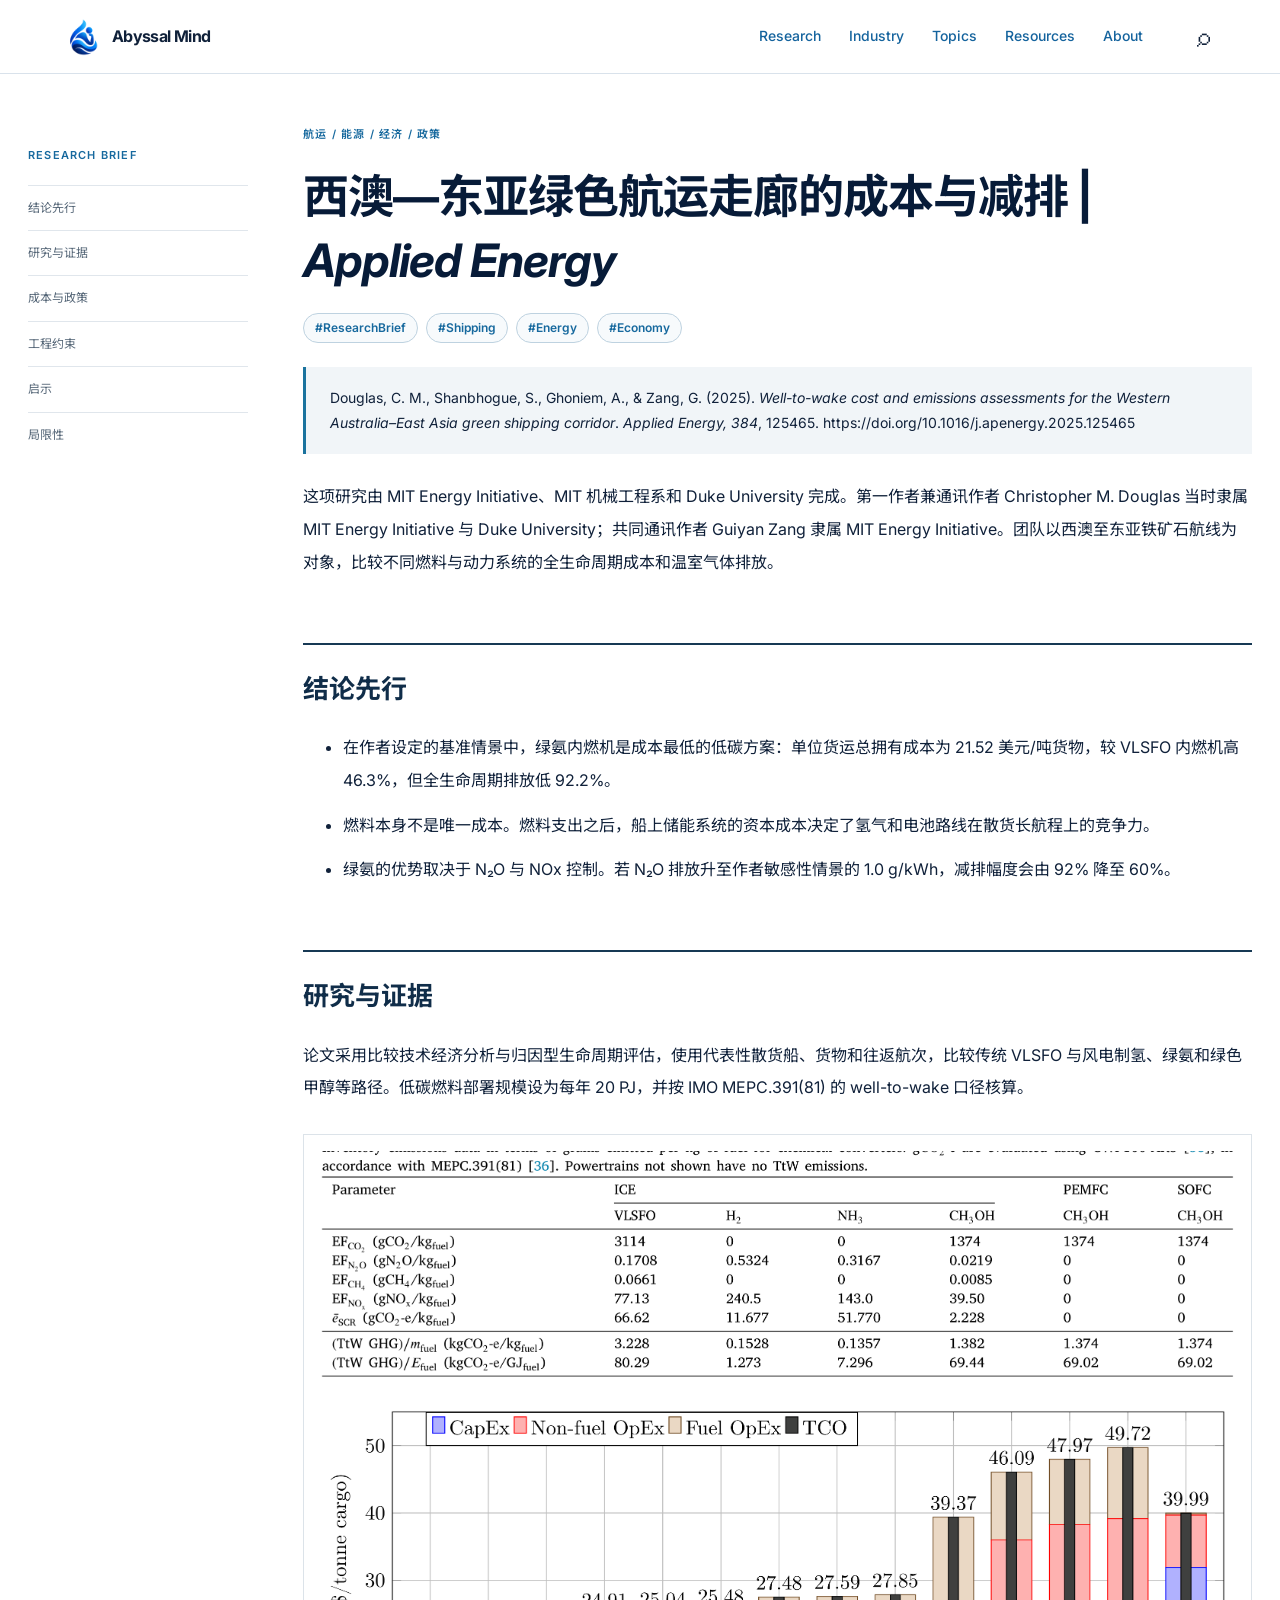
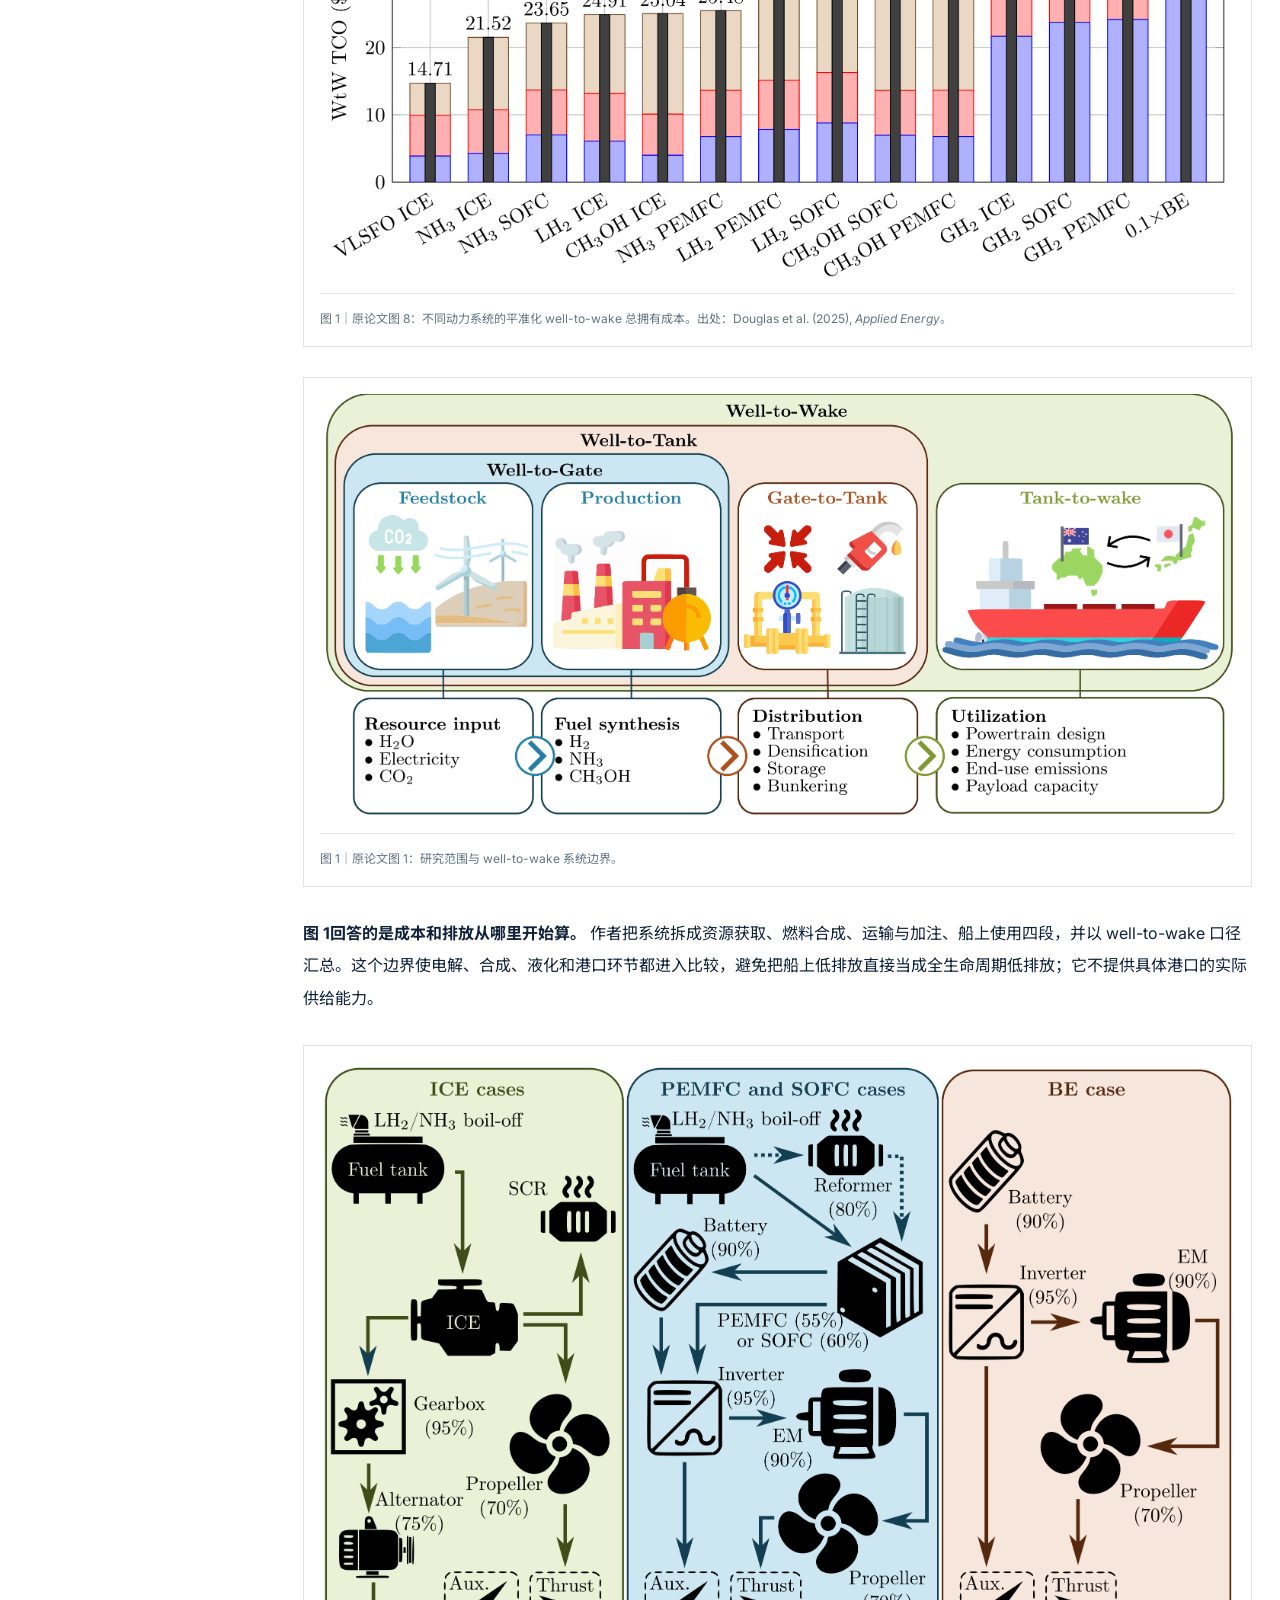
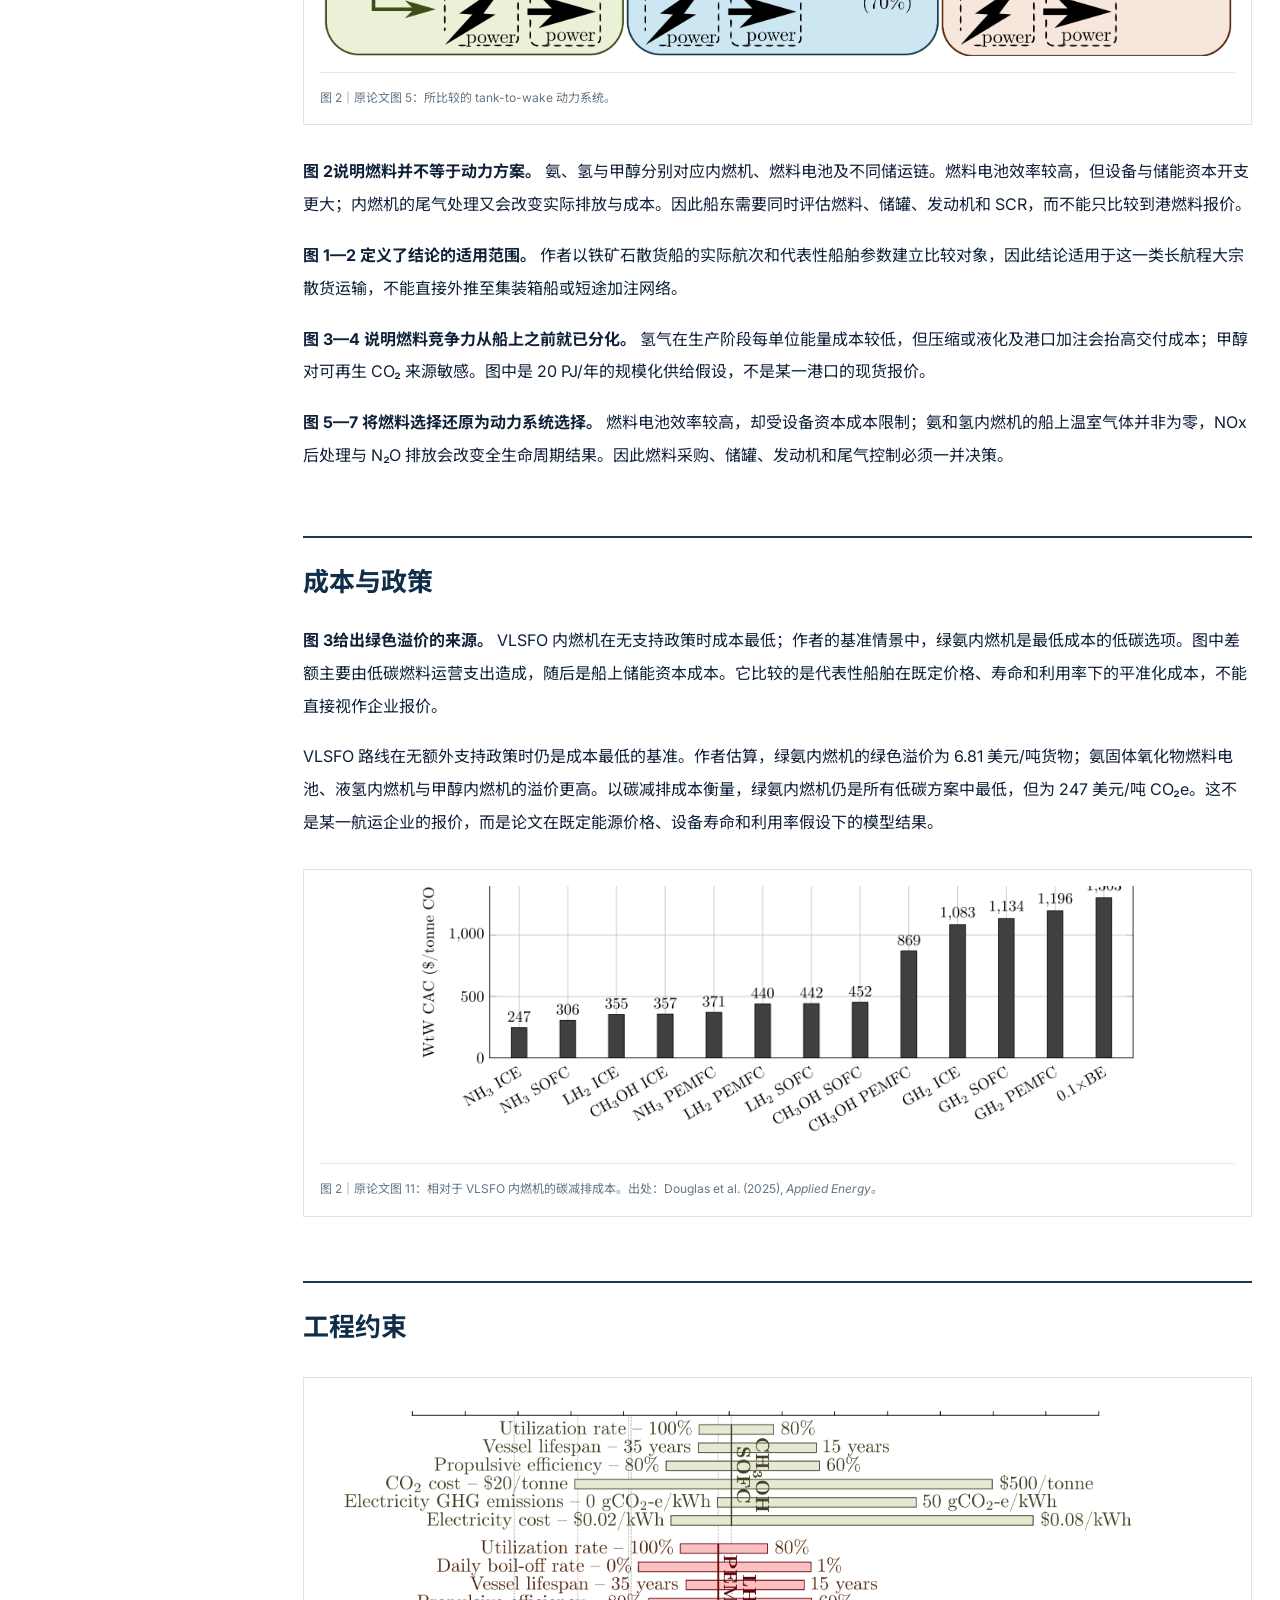
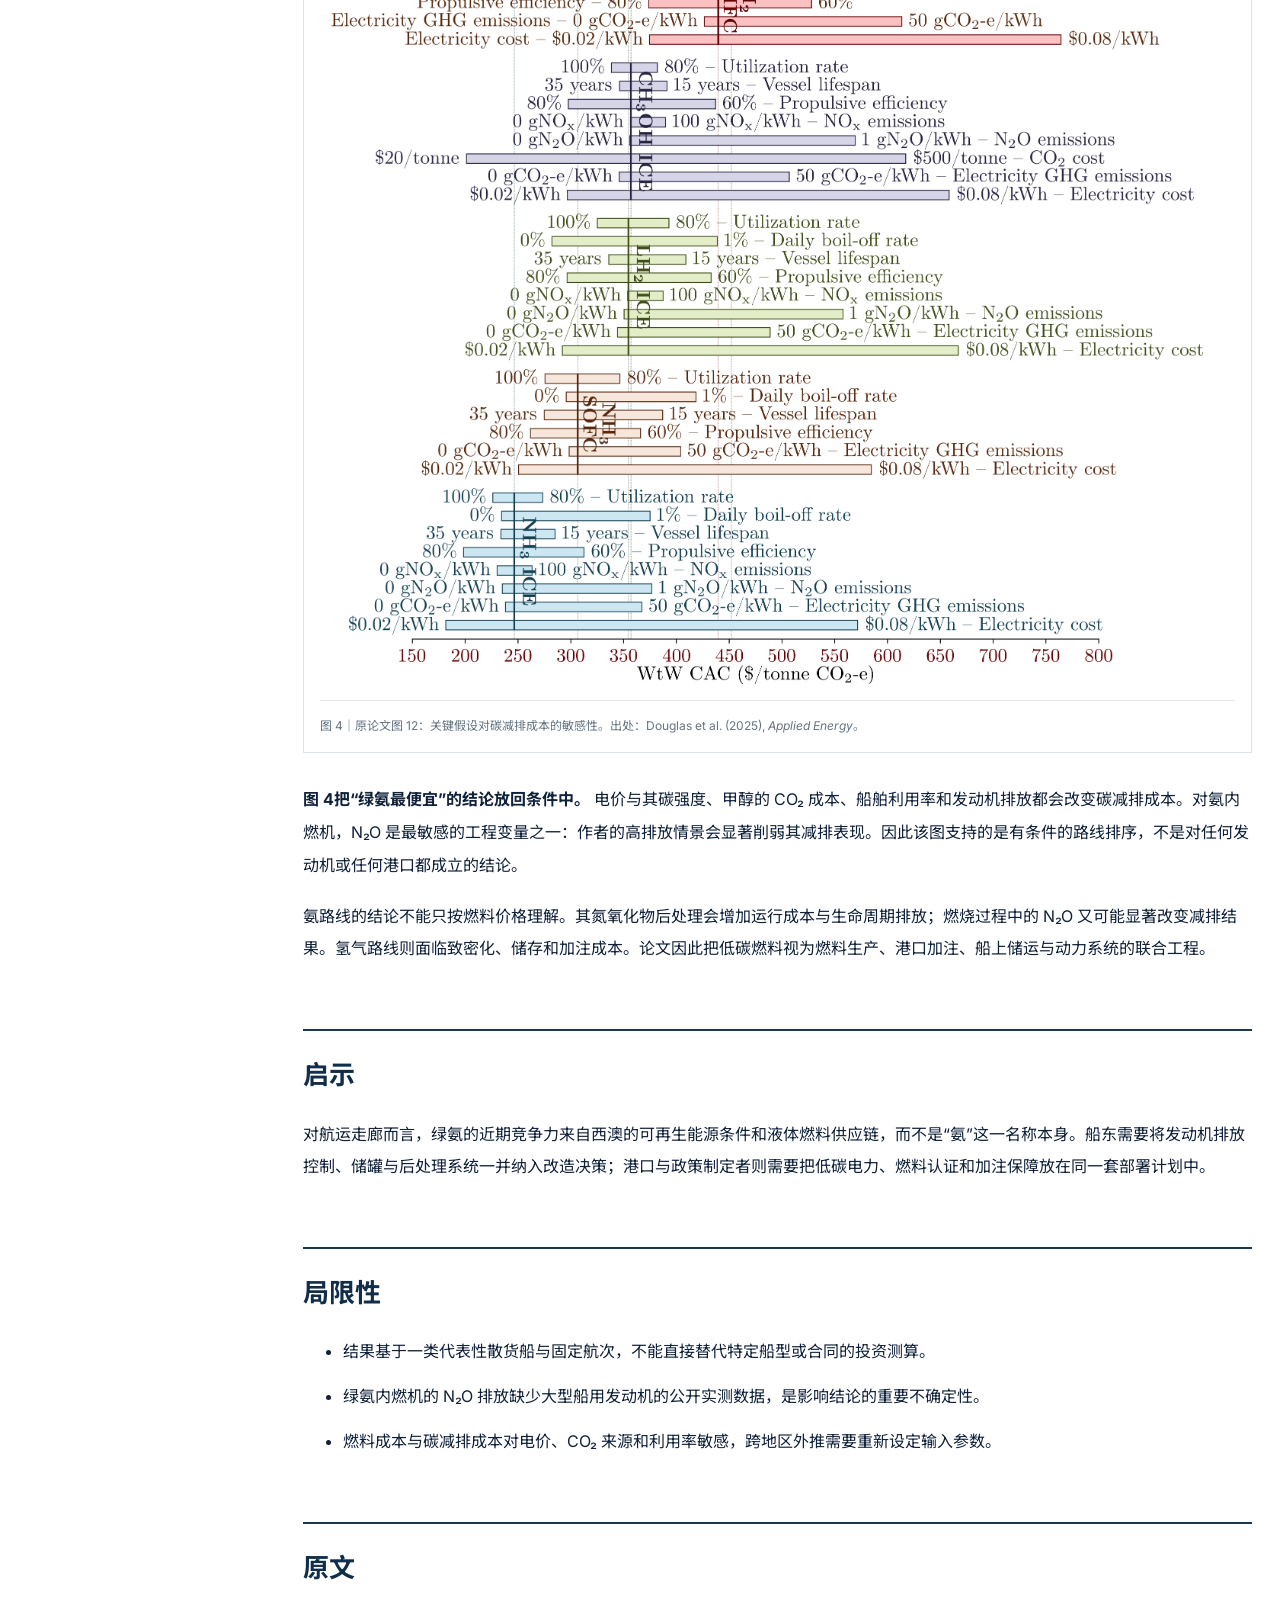
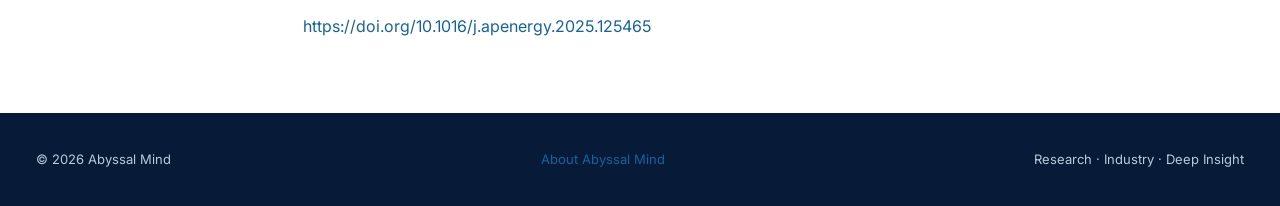
<file: articles/western-australia-east-asia-green-shipping-corridor.html>
<!doctype html><html lang="zh-CN"><head><meta charset="utf-8"><meta name="viewport" content="width=device-width,initial-scale=1"><title>西澳—东亚绿色航运走廊的成本与减排 | Applied Energy | Abyssal Mind</title><link rel="stylesheet" href="../styles.css"><link rel="stylesheet" href="../brief.css"><link rel="stylesheet" href="../article-shell.css"></head><body><header class="site-header"><a class="brand" href="../index.html"><img src="../assets/brand/abyssal-mind-mark.png" alt="Abyssal Mind"><span>Abyssal Mind</span></a><nav><a href="../index.html#research">Research</a><a href="../index.html#industry">Industry</a><a href="../index.html#topics">Topics</a><a href="../index.html#resources">Resources</a><a href="../about.html">About</a></nav><button class="search" aria-label="搜索">⌕</button></header><div class="layout"><aside><p>RESEARCH BRIEF</p><a href="#conclusion">结论先行</a><a href="#evidence">研究与证据</a><a href="#economy">成本与政策</a><a href="#engineering">工程约束</a><a href="#implications">启示</a><a href="#limits">局限性</a></aside><main><div class="eyebrow">航运 / 能源 / 经济 / 政策</div><h1>西澳—东亚绿色航运走廊的成本与减排 | <em>Applied Energy</em></h1><div class="article-tags"><a href="#research-brief">#ResearchBrief</a><a href="#shipping">#Shipping</a><a href="#energy">#Energy</a><a href="#economy">#Economy</a></div><blockquote><p>Douglas, C. M., Shanbhogue, S., Ghoniem, A., &amp; Zang, G. (2025). <em>Well-to-wake cost and emissions assessments for the Western Australia–East Asia green shipping corridor</em>. <em>Applied Energy, 384</em>, 125465. https://doi.org/10.1016/j.apenergy.2025.125465</p></blockquote><p>这项研究由 MIT Energy Initiative、MIT 机械工程系和 Duke University 完成。第一作者兼通讯作者 Christopher M. Douglas 当时隶属 MIT Energy Initiative 与 Duke University；共同通讯作者 Guiyan Zang 隶属 MIT Energy Initiative。团队以西澳至东亚铁矿石航线为对象，比较不同燃料与动力系统的全生命周期成本和温室气体排放。</p><h2 id="conclusion">结论先行</h2><ul><li>在作者设定的基准情景中，绿氨内燃机是成本最低的低碳方案：单位货运总拥有成本为 21.52 美元/吨货物，较 VLSFO 内燃机高 46.3%，但全生命周期排放低 92.2%。</li><li>燃料本身不是唯一成本。燃料支出之后，船上储能系统的资本成本决定了氢气和电池路线在散货长航程上的竞争力。</li><li>绿氨的优势取决于 N₂O 与 NOx 控制。若 N₂O 排放升至作者敏感性情景的 1.0 g/kWh，减排幅度会由 92% 降至 60%。</li></ul><h2 id="evidence">研究与证据</h2><p>论文采用比较技术经济分析与归因型生命周期评估，使用代表性散货船、货物和往返航次，比较传统 VLSFO 与风电制氢、绿氨和绿色甲醇等路径。低碳燃料部署规模设为每年 20 PJ，并按 IMO MEPC.391(81) 的 well-to-wake 口径核算。</p><figure><img src="../assets/articles/douglas-wa-east-asia/figure-8.png" alt="不同动力系统的全生命周期总拥有成本"><figcaption>图 1｜原论文图 8：不同动力系统的平准化 well-to-wake 总拥有成本。出处：Douglas et al. (2025), <em>Applied Energy</em>。</figcaption></figure><figure><img src="../assets/articles/douglas-wa-east-asia/figure-1.png" alt="研究范围与系统边界"><figcaption>图 1｜原论文图 1：研究范围与 well-to-wake 系统边界。</figcaption></figure><p><strong>图 1回答的是成本和排放从哪里开始算。</strong> 作者把系统拆成资源获取、燃料合成、运输与加注、船上使用四段，并以 well-to-wake 口径汇总。这个边界使电解、合成、液化和港口环节都进入比较，避免把船上低排放直接当成全生命周期低排放；它不提供具体港口的实际供给能力。</p><figure><img src="../assets/articles/douglas-wa-east-asia/figure-5.png" alt="船上动力系统"><figcaption>图 2｜原论文图 5：所比较的 tank-to-wake 动力系统。</figcaption></figure><p><strong>图 2说明燃料并不等于动力方案。</strong> 氨、氢与甲醇分别对应内燃机、燃料电池及不同储运链。燃料电池效率较高，但设备与储能资本开支更大；内燃机的尾气处理又会改变实际排放与成本。因此船东需要同时评估燃料、储罐、发动机和 SCR，而不能只比较到港燃料报价。</p><p><strong>图 1—2 定义了结论的适用范围。</strong> 作者以铁矿石散货船的实际航次和代表性船舶参数建立比较对象，因此结论适用于这一类长航程大宗散货运输，不能直接外推至集装箱船或短途加注网络。</p><p><strong>图 3—4 说明燃料竞争力从船上之前就已分化。</strong> 氢气在生产阶段每单位能量成本较低，但压缩或液化及港口加注会抬高交付成本；甲醇对可再生 CO₂ 来源敏感。图中是 20 PJ/年的规模化供给假设，不是某一港口的现货报价。</p><p><strong>图 5—7 将燃料选择还原为动力系统选择。</strong> 燃料电池效率较高，却受设备资本成本限制；氨和氢内燃机的船上温室气体并非为零，NOx 后处理与 N₂O 排放会改变全生命周期结果。因此燃料采购、储罐、发动机和尾气控制必须一并决策。</p><h2 id="economy">成本与政策</h2><p><strong>图 3给出绿色溢价的来源。</strong> VLSFO 内燃机在无支持政策时成本最低；作者的基准情景中，绿氨内燃机是最低成本的低碳选项。图中差额主要由低碳燃料运营支出造成，随后是船上储能资本成本。它比较的是代表性船舶在既定价格、寿命和利用率下的平准化成本，不能直接视作企业报价。</p><p>VLSFO 路线在无额外支持政策时仍是成本最低的基准。作者估算，绿氨内燃机的绿色溢价为 6.81 美元/吨货物；氨固体氧化物燃料电池、液氢内燃机与甲醇内燃机的溢价更高。以碳减排成本衡量，绿氨内燃机仍是所有低碳方案中最低，但为 247 美元/吨 CO₂e。这不是某一航运企业的报价，而是论文在既定能源价格、设备寿命和利用率假设下的模型结果。</p><figure><img src="../assets/articles/douglas-wa-east-asia/figure-11.png" alt="不同低碳动力方案的碳减排成本"><figcaption>图 2｜原论文图 11：相对于 VLSFO 内燃机的碳减排成本。出处：Douglas et al. (2025), <em>Applied Energy</em>。</figcaption></figure><h2 id="engineering">工程约束</h2><figure><img src="../assets/articles/douglas-wa-east-asia/figure-12.png" alt="低碳动力方案碳减排成本的敏感性"><figcaption>图 4｜原论文图 12：关键假设对碳减排成本的敏感性。出处：Douglas et al. (2025), <em>Applied Energy</em>。</figcaption></figure><p><strong>图 4把“绿氨最便宜”的结论放回条件中。</strong> 电价与其碳强度、甲醇的 CO₂ 成本、船舶利用率和发动机排放都会改变碳减排成本。对氨内燃机，N₂O 是最敏感的工程变量之一：作者的高排放情景会显著削弱其减排表现。因此该图支持的是有条件的路线排序，不是对任何发动机或任何港口都成立的结论。</p><p>氨路线的结论不能只按燃料价格理解。其氮氧化物后处理会增加运行成本与生命周期排放；燃烧过程中的 N₂O 又可能显著改变减排结果。氢气路线则面临致密化、储存和加注成本。论文因此把低碳燃料视为燃料生产、港口加注、船上储运与动力系统的联合工程。</p><h2 id="implications">启示</h2><p>对航运走廊而言，绿氨的近期竞争力来自西澳的可再生能源条件和液体燃料供应链，而不是“氨”这一名称本身。船东需要将发动机排放控制、储罐与后处理系统一并纳入改造决策；港口与政策制定者则需要把低碳电力、燃料认证和加注保障放在同一套部署计划中。</p><h2 id="limits">局限性</h2><ul><li>结果基于一类代表性散货船与固定航次，不能直接替代特定船型或合同的投资测算。</li><li>绿氨内燃机的 N₂O 排放缺少大型船用发动机的公开实测数据，是影响结论的重要不确定性。</li><li>燃料成本与碳减排成本对电价、CO₂ 来源和利用率敏感，跨地区外推需要重新设定输入参数。</li></ul><h2>原文</h2><p><a href="https://doi.org/10.1016/j.apenergy.2025.125465">https://doi.org/10.1016/j.apenergy.2025.125465</a></p></main></div><footer><span>© 2026 Abyssal Mind</span><a href="../about.html">About Abyssal Mind</a><span>Research · Industry · Deep Insight</span></footer></body></html>
</file>
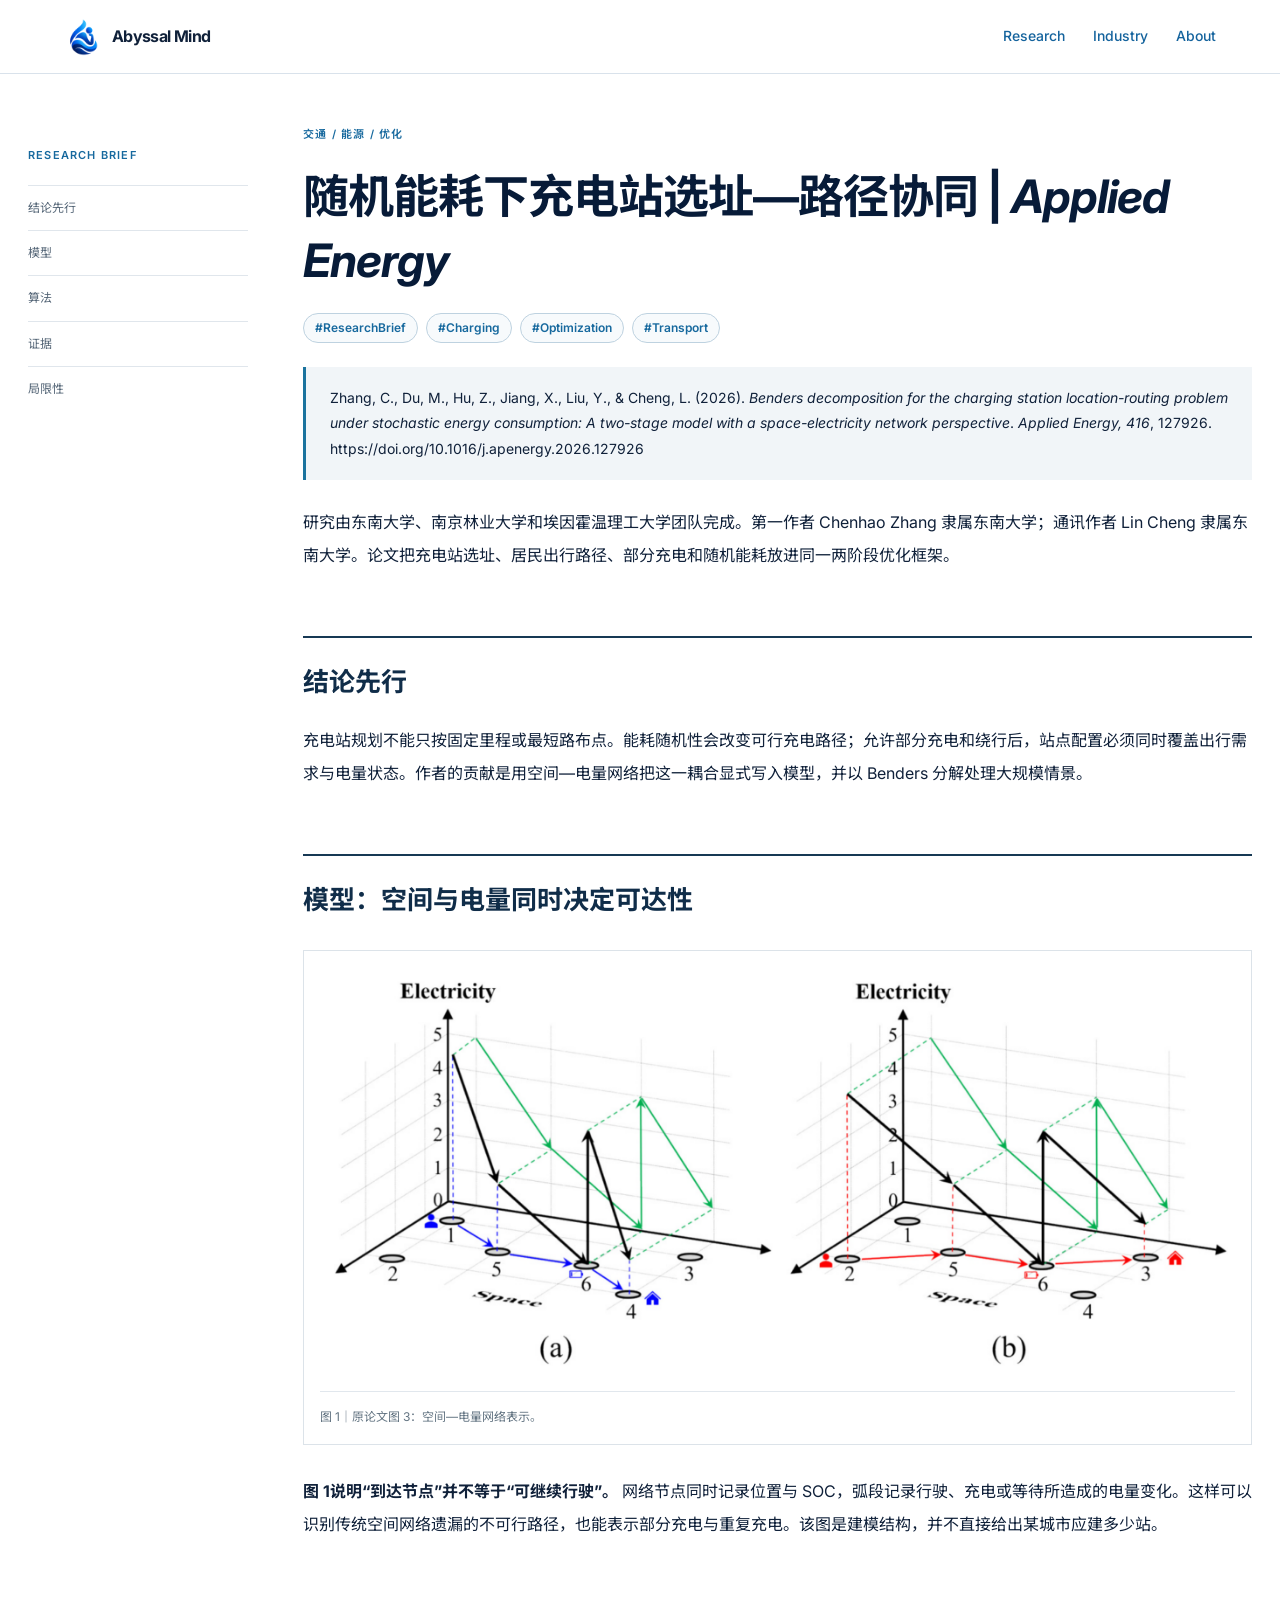
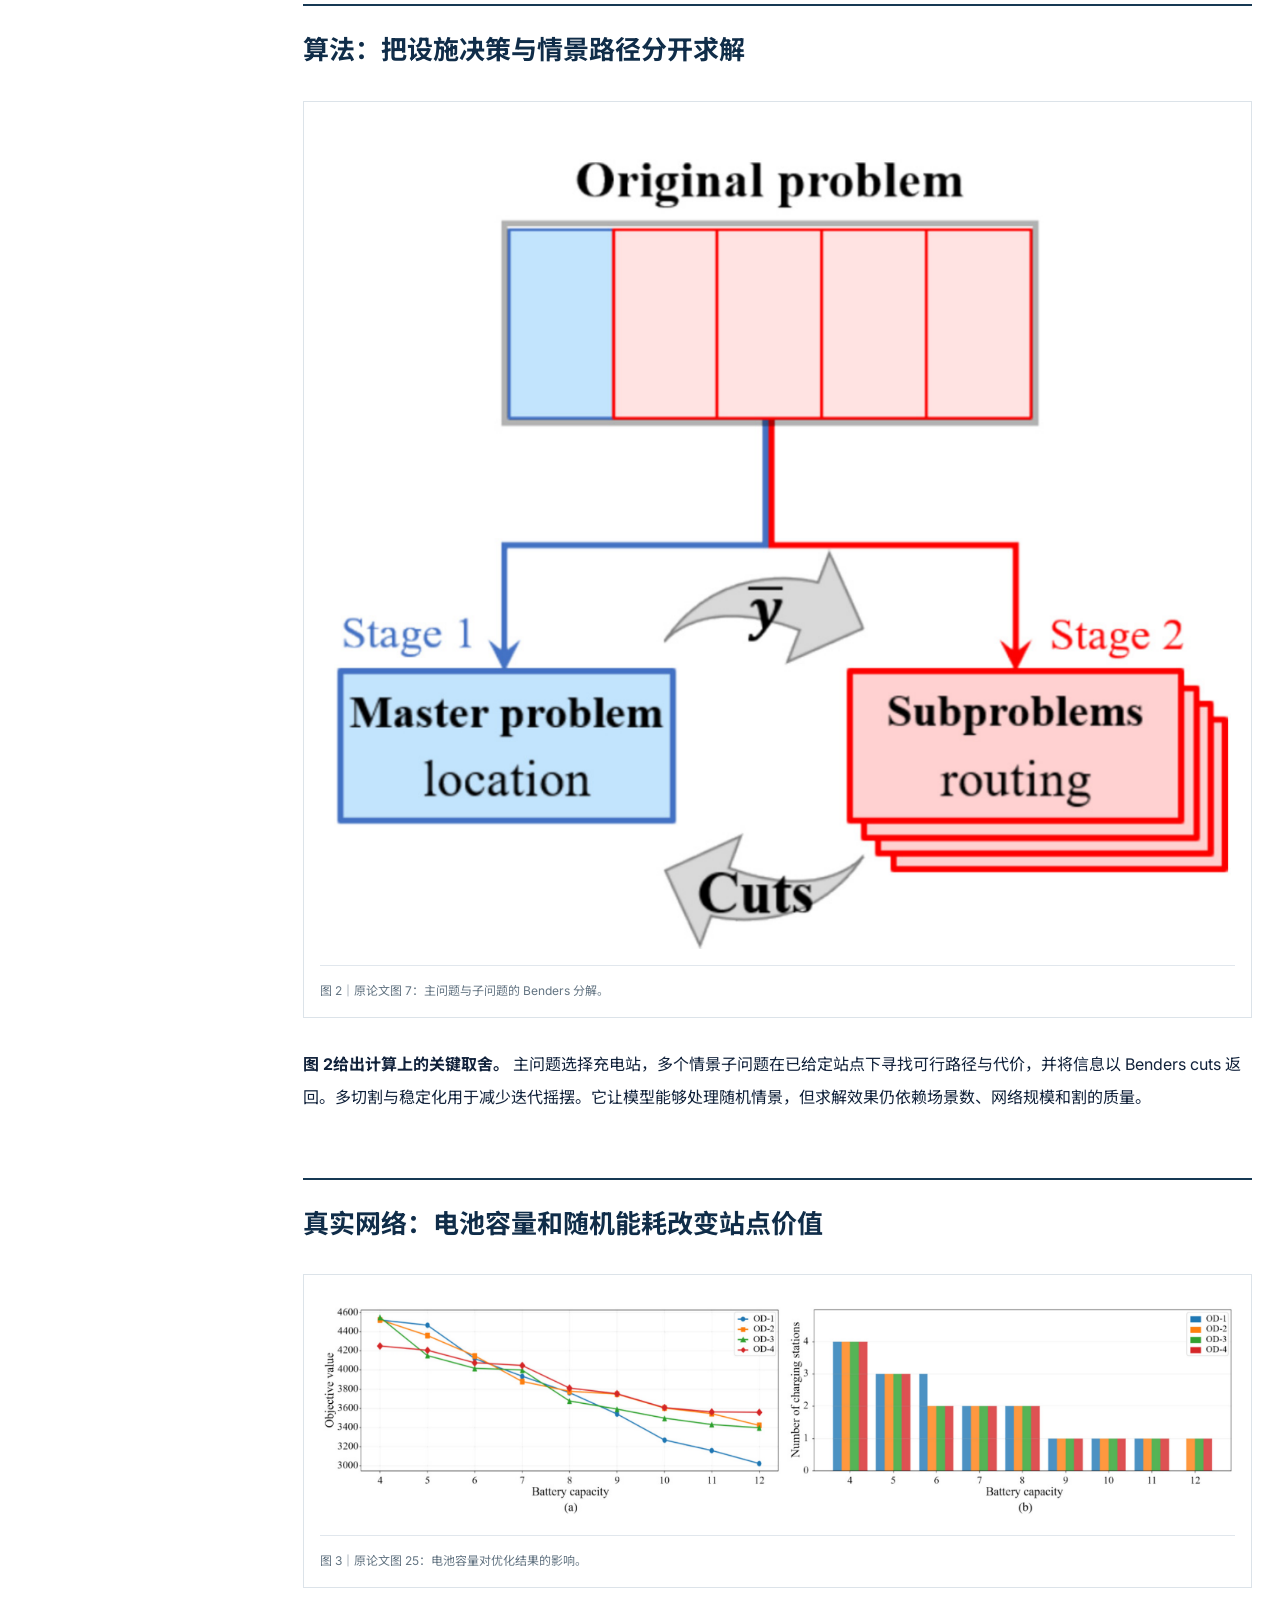
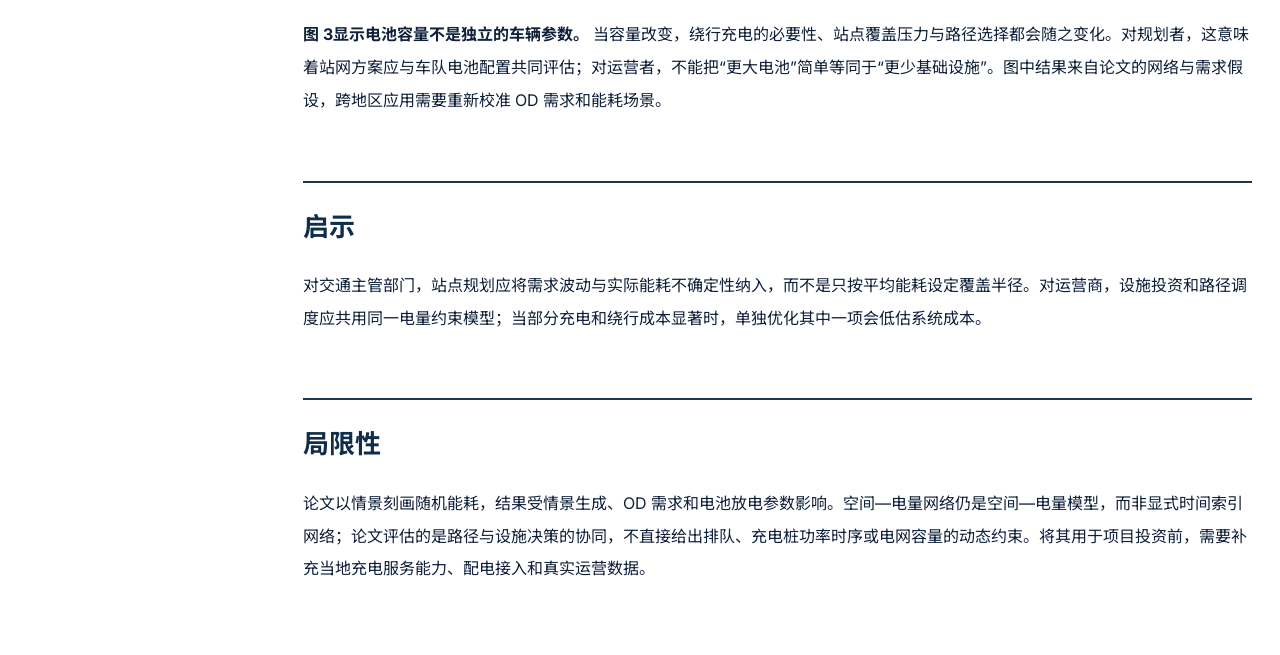
<file: articles/zhang-benders-space-electricity-network.html>
<!doctype html><html lang="zh-CN"><meta charset="utf-8"><meta name="viewport" content="width=device-width,initial-scale=1"><title>随机能耗下充电站选址—路径协同 | Applied Energy | Abyssal Mind</title><link rel="stylesheet" href="../styles.css"><link rel="stylesheet" href="../brief.css"><link rel="stylesheet" href="../article-shell.css"><body><header class="site-header"><a class="brand" href="../index.html"><img src="../assets/brand/abyssal-mind-mark.png" alt="Abyssal Mind"><span>Abyssal Mind</span></a><nav><a href="../index.html#research">Research</a><a href="../index.html#industry">Industry</a><a href="../about.html">About</a></nav></header><div class="layout"><aside><p>RESEARCH BRIEF</p><a href="#finding">结论先行</a><a href="#model">模型</a><a href="#algorithm">算法</a><a href="#evidence">证据</a><a href="#limits">局限性</a></aside><main><div class="eyebrow">交通 / 能源 / 优化</div><h1>随机能耗下充电站选址—路径协同 | <em>Applied Energy</em></h1><div class="article-tags"><a>#ResearchBrief</a><a>#Charging</a><a>#Optimization</a><a>#Transport</a></div><blockquote><p>Zhang, C., Du, M., Hu, Z., Jiang, X., Liu, Y., &amp; Cheng, L. (2026). <em>Benders decomposition for the charging station location-routing problem under stochastic energy consumption: A two-stage model with a space-electricity network perspective</em>. <em>Applied Energy, 416</em>, 127926. https://doi.org/10.1016/j.apenergy.2026.127926</p></blockquote><p>研究由东南大学、南京林业大学和埃因霍温理工大学团队完成。第一作者 Chenhao Zhang 隶属东南大学；通讯作者 Lin Cheng 隶属东南大学。论文把充电站选址、居民出行路径、部分充电和随机能耗放进同一两阶段优化框架。</p><h2 id="finding">结论先行</h2><p>充电站规划不能只按固定里程或最短路布点。能耗随机性会改变可行充电路径；允许部分充电和绕行后，站点配置必须同时覆盖出行需求与电量状态。作者的贡献是用空间—电量网络把这一耦合显式写入模型，并以 Benders 分解处理大规模情景。</p><h2 id="model">模型：空间与电量同时决定可达性</h2><figure><img src="../assets/articles/zhang-benders-space-electricity/figure-3.png" alt="空间电量网络"><figcaption>图 1｜原论文图 3：空间—电量网络表示。</figcaption></figure><p><strong>图 1说明“到达节点”并不等于“可继续行驶”。</strong> 网络节点同时记录位置与 SOC，弧段记录行驶、充电或等待所造成的电量变化。这样可以识别传统空间网络遗漏的不可行路径，也能表示部分充电与重复充电。该图是建模结构，并不直接给出某城市应建多少站。</p><h2 id="algorithm">算法：把设施决策与情景路径分开求解</h2><figure><img src="../assets/articles/zhang-benders-space-electricity/figure-7.png" alt="主问题和子问题分解"><figcaption>图 2｜原论文图 7：主问题与子问题的 Benders 分解。</figcaption></figure><p><strong>图 2给出计算上的关键取舍。</strong> 主问题选择充电站，多个情景子问题在已给定站点下寻找可行路径与代价，并将信息以 Benders cuts 返回。多切割与稳定化用于减少迭代摇摆。它让模型能够处理随机情景，但求解效果仍依赖场景数、网络规模和割的质量。</p><h2 id="evidence">真实网络：电池容量和随机能耗改变站点价值</h2><figure><img src="../assets/articles/zhang-benders-space-electricity/figure-25.png" alt="电池容量影响"><figcaption>图 3｜原论文图 25：电池容量对优化结果的影响。</figcaption></figure><p><strong>图 3显示电池容量不是独立的车辆参数。</strong> 当容量改变，绕行充电的必要性、站点覆盖压力与路径选择都会随之变化。对规划者，这意味着站网方案应与车队电池配置共同评估；对运营者，不能把“更大电池”简单等同于“更少基础设施”。图中结果来自论文的网络与需求假设，跨地区应用需要重新校准 OD 需求和能耗场景。</p><h2>启示</h2><p>对交通主管部门，站点规划应将需求波动与实际能耗不确定性纳入，而不是只按平均能耗设定覆盖半径。对运营商，设施投资和路径调度应共用同一电量约束模型；当部分充电和绕行成本显著时，单独优化其中一项会低估系统成本。</p><h2 id="limits">局限性</h2><p>论文以情景刻画随机能耗，结果受情景生成、OD 需求和电池放电参数影响。空间—电量网络仍是空间—电量模型，而非显式时间索引网络；论文评估的是路径与设施决策的协同，不直接给出排队、充电桩功率时序或电网容量的动态约束。将其用于项目投资前，需要补充当地充电服务能力、配电接入和真实运营数据。</p></main></div></body></html>
</file>
<file: styles.css>
:root{--navy:#071b38;--ink:#10213a;--muted:#687b91;--blue:#087bff;--cyan:#13a9c4;--paper:#fff;--wash:#f3f6fa;--line:#d9e2eb}*{box-sizing:border-box}html{scroll-behavior:smooth}body{margin:0;background:var(--paper);color:var(--ink);font-family:Inter,"Noto Sans SC",Arial,sans-serif;line-height:1.6}a{color:inherit;text-decoration:none}.site-header{height:74px;background:#fff;color:var(--ink);display:flex;align-items:center;padding:0 max(5vw,28px);gap:48px;border-bottom:1px solid var(--line);position:sticky;top:0;z-index:5}.brand{display:flex;align-items:center;gap:10px;font-weight:700;letter-spacing:-.04em}.brand img{width:38px;height:38px;object-fit:contain}.site-header nav{display:flex;gap:28px;margin-left:auto;font-size:14px;font-weight:500}.site-header nav a:hover{color:var(--blue)}.search{background:none;border:0;color:var(--ink);font-size:26px;cursor:pointer}.hero{background:var(--navy);color:#f5f9ff;padding:76px max(7vw,32px) 72px;display:grid;grid-template-columns:minmax(0,1.15fr) minmax(300px,.85fr);gap:70px}.hero-copy{max-width:700px}.eyebrow,.section-kicker,.meta{font-size:11px;letter-spacing:.13em;font-weight:700}.eyebrow{color:#55c8dc}.hero h1{font-size:clamp(42px,5.8vw,74px);letter-spacing:-.07em;line-height:1.05;margin:21px 0}.lede{font-size:18px;color:#b2c4da;max-width:560px}.audience-links{display:flex;gap:10px;margin-top:34px}.audience-links a{border:1px solid #426080;border-radius:3px;padding:10px 16px;color:#e1edfa;font-size:14px}.audience-links a:hover{background:#15365e;border-color:#64bbff}.audience-links span{color:#53c9e0;margin-left:22px}.hero-index{border-left:1px solid #294565;padding:12px 0 0 30px;color:#8da8c6}.hero-index strong{display:block;font-size:56px;line-height:1;color:#55c8dc}.hero-index p{font-size:14px;max-width:280px}.hero-index .index-rule{height:1px;background:#355473;margin:32px 0 18px}.hero-index b{display:block;color:#fff;font-size:13px}.feature-section,.split-grid,.observatories,.resources{max-width:1240px;margin:0 auto;padding:72px max(4vw,24px)}.section-kicker{color:var(--blue);display:flex;align-items:center;gap:12px;margin-bottom:20px}.section-kicker span{color:var(--muted);font-weight:400;letter-spacing:.02em}.section-kicker a{margin-left:auto;font-size:12px;color:var(--muted);letter-spacing:0}.feature-card{border-top:4px solid var(--navy);background:var(--navy);color:#fff;display:grid;grid-template-columns:minmax(0,1fr) minmax(300px,1.15fr);min-height:380px}.feature-card>div:first-child{padding:44px 42px;background:#273342}.feature-card h2{font-size:clamp(28px,3.6vw,50px);letter-spacing:-.06em;line-height:1.14;margin:16px 0}.feature-card p{color:#d0d9e4;max-width:650px}.meta{color:#71869d;margin:0}.feature-art{background:linear-gradient(135deg,#123d68 0%,#071b38 45%,#087b9a 100%);display:flex;align-items:flex-end;padding:28px;color:#65d0e3;position:relative;overflow:hidden;font-size:20px;font-weight:600;letter-spacing:.16em;line-height:1.25}.feature-art:before{content:"FEATURE IMAGE";position:absolute;inset:24px;border:1px solid rgba(152,230,240,.45);display:flex;align-items:center;justify-content:center;color:rgba(200,244,250,.7);font-size:11px;letter-spacing:.2em}.feature-art--paper{display:block;padding:0;background:#f2f5f7}.feature-art--paper:before{display:none}.feature-art--paper img{display:block;width:100%;height:100%;object-fit:cover;object-position:center}.feature-credit{position:absolute;right:14px;bottom:12px;padding:4px 7px;background:rgba(7,27,56,.76);color:#fff;font-size:10px;font-weight:500;letter-spacing:.04em;line-height:1.4}.text-link{display:inline-block;margin-top:16px;color:#6bd2e8;font-weight:600}.split-grid{display:grid;grid-template-columns:1fr 1fr;gap:72px;padding-top:0}.story,.signal{border-top:1px solid var(--line);padding:20px 0;display:grid;gap:18px}.story{grid-template-columns:28px 82px 1fr}.story-number{color:#95a7b9;font-size:13px}.story-image,.signal-image{background:linear-gradient(135deg,#dceaf7,#eef3f8);border:1px solid #cbd9e6;color:#7190ad;display:flex;align-items:center;justify-content:center;font-size:9px;letter-spacing:.12em;min-height:70px}.signal{grid-template-columns:82px 1fr}.signal-image{min-height:92px}.story h3,.signal h3{font-size:20px;line-height:1.38;margin:7px 0}.story p,.signal p{color:var(--muted);font-size:14px;margin:0}.tags{display:flex;gap:7px;margin-top:13px}.tags span{background:#e7f1ff;color:#1766bd;padding:3px 8px;font-size:11px;border-radius:2px}.signal-line{border-top:1px solid var(--line);margin-top:15px;padding-top:11px;display:flex;justify-content:space-between;color:#8395aa;font-size:12px}.signal-line b{color:var(--ink);font-weight:500}.observatories{background:var(--navy);max-width:none;padding-left:max(7vw,28px);padding-right:max(7vw,28px)}.observatories .section-kicker{color:#5bcce1}.observatories .section-kicker span{color:#9db5d0}.topic-grid{display:grid;grid-template-columns:repeat(3,1fr);gap:1px;background:#34506f}.topic-card{background:var(--navy);color:#fff;padding:28px;min-height:225px;display:flex;flex-direction:column;border:1px solid transparent}.topic-card:hover{background:#0c2d55;border-color:#5bcce1}.topic-card span{color:#5bcce1;font-size:12px}.topic-card h3{font-size:24px;margin:27px 0 5px}.topic-card p{color:#a5bad4;margin:0}.topic-card b{margin-top:auto;color:#5dc8e1;font-size:13px}.resources{display:grid;grid-template-columns:1fr 1.2fr;gap:90px}.resources h2{font-size:42px;line-height:1.15;letter-spacing:-.05em}.resource-list{border-top:1px solid var(--line)}.resource-list a{display:grid;grid-template-columns:90px 1fr 20px;gap:15px;padding:18px 0;border-bottom:1px solid var(--line);font-size:15px}.resource-list span{font-size:10px;color:var(--blue);letter-spacing:.12em}.resource-list b{color:var(--blue)}footer{background:var(--navy);color:#91a9c5;padding:27px max(5vw,28px);display:flex;justify-content:space-between;font-size:12px}@media(max-width:760px){.site-header{padding:0 20px}.site-header nav{display:none}.hero{grid-template-columns:1fr;padding:60px 24px 58px;gap:40px}.hero-index{border-left:0;border-top:1px solid #294565;padding:22px 0 0}.feature-section,.split-grid,.observatories,.resources{padding:55px 20px}.feature-card,.split-grid,.resources{grid-template-columns:1fr}.feature-card>div:first-child{padding:28px}.feature-art{min-height:170px}.split-grid{gap:48px}.topic-grid{grid-template-columns:1fr}.resources{gap:30px}.resources h2{font-size:34px}footer{display:block}footer span{display:block;margin:5px 0}}.signal-image--report{padding:0;overflow:hidden;background:#fff}.signal-image--report img{display:block;width:100%;height:100%;object-fit:contain}
</file>
<file: homepage.css>
.site-header{height:74px;margin-bottom:0;background:#fff;backdrop-filter:none;-webkit-backdrop-filter:none;border-bottom-color:#d9e2eb}
.feature-section--first{padding-top:48px}
.feature-card--brief{grid-template-columns:minmax(330px,.9fr) minmax(0,1.35fr);min-height:440px;background:#fff;border:1px solid #dbe2e8}
.feature-card--brief>div:first-child{display:flex;flex-direction:column;justify-content:center;padding:50px 46px;background:#28323e}
.feature-card--brief h2{max-width:10em;font-family:Georgia,"Noto Serif SC",serif;font-size:clamp(32px,3.1vw,46px);font-weight:600;letter-spacing:-.045em;line-height:1.16}
.feature-card--brief .feature-journal{display:block;margin-top:12px;color:#95c8d8;font-family:Inter,"Noto Sans SC",sans-serif;font-size:clamp(17px,1.45vw,22px);font-weight:500;letter-spacing:-.02em;line-height:1.25}
.feature-card--brief .meta{color:#a6b7c8}
.feature-card--brief .feature-art--paper{display:flex;align-items:center;justify-content:center;padding:18px;background:#fff}
.feature-card--brief .feature-art--paper img{width:100%;height:100%;object-fit:contain}
.feature-card--brief .feature-credit{right:18px;bottom:16px;background:rgba(255,255,255,.88);color:#40566a;font-size:9px}
.story-image{overflow:hidden}.story-image img{width:100%;height:100%;object-fit:cover}
.research-card-grid{display:grid;grid-template-columns:repeat(4,minmax(0,1fr));gap:22px}.research-card-grid .story{display:block;border-top:0;padding:0}.research-card-grid .story-image{display:block;width:100%;aspect-ratio:16/9;min-height:0;border:1px solid #cfd6dc;background:#eef2f5}.research-card-grid .story-image img{display:block}.research-card-grid .story h3{font-family:Georgia,"Noto Serif SC",serif;font-size:clamp(20px,1.65vw,25px);line-height:1.18;letter-spacing:-.035em;margin:12px 0 8px}.research-card-grid .story h3 a{text-decoration:underline;text-decoration-thickness:1px;text-underline-offset:3px}.research-card-grid .story p{font-size:13px;line-height:1.65}.research-card-grid .story .meta{margin-top:14px;font-size:10px}.research-card-grid .tags{margin-top:10px}@media(max-width:980px){.research-card-grid{grid-template-columns:repeat(2,minmax(0,1fr))}}@media(max-width:760px){.research-card-grid{grid-template-columns:1fr;gap:34px}.research-card-grid .story h3{font-size:24px}}
.content-stream{max-width:1240px;margin:0 auto;padding:0 max(4vw,24px) 72px}.content-stream #industry{margin-top:58px}.industry-signal-grid{display:grid;grid-template-columns:1fr 1fr;gap:42px}.industry-signal-grid .signal{margin:0}@media(max-width:760px){.content-stream{padding:0 20px 55px}.industry-signal-grid{grid-template-columns:1fr;gap:0}.content-stream #industry{margin-top:48px}}
.policy-watch{max-width:1240px;margin:0 auto;padding:0 max(4vw,24px) 72px}.policy-grid{display:grid;grid-template-columns:minmax(0,620px);gap:22px}.policy-card{border-top:2px solid #071b38;padding:22px 0 24px}.policy-card h3{font-family:Georgia,"Noto Serif SC",serif;font-size:clamp(24px,2.2vw,32px);line-height:1.18;letter-spacing:-.035em;margin:12px 0 10px}.policy-card p{font-size:14px;line-height:1.8;color:#687b91;margin:0;max-width:520px}.policy-card .meta{font-size:10px;color:#1766bd;letter-spacing:.13em}.policy-link{display:inline-block;margin-top:20px;color:#087bff;font-size:13px;font-weight:600}.policy-link span{margin-left:5px}@media(max-width:760px){.policy-watch{padding:0 20px 55px}.policy-grid{grid-template-columns:1fr;gap:0}.policy-card{padding:20px 0 28px}}
@media(max-width:760px){.site-header{height:74px;margin-bottom:0}.feature-section--first{padding-top:32px}.feature-card--brief{grid-template-columns:1fr}.feature-card--brief>div:first-child{padding:34px 28px}.feature-card--brief .feature-art--paper{min-height:260px;padding:12px}}
.industry-signal-grid .signal{display:block;border-top:0;padding:0}.industry-signal-grid .signal-image{display:flex;width:100%;aspect-ratio:16/9;min-height:0;border:1px solid #cfd6dc}.industry-signal-grid .signal h3{font-family:Georgia,"Noto Serif SC",serif;font-size:clamp(20px,1.65vw,25px);line-height:1.18;letter-spacing:-.035em;margin:12px 0 8px}.industry-signal-grid .signal p{font-size:13px;line-height:1.65}.industry-signal-grid .signal .meta{margin-top:14px;font-size:10px}.industry-signal-grid .signal-line{margin-top:12px}
</file>
<file: landing.css>
.js .reveal{opacity:0;transform:translateY(28px);transition:opacity .72s ease,transform .72s cubic-bezier(.2,.7,.2,1)}
.js .reveal.is-visible{opacity:1;transform:translateY(0)}
.js .site-header.reveal{transition-duration:.5s}
@media(prefers-reduced-motion:reduce){.js .reveal{opacity:1;transform:none;transition:none}}
</file>
<file: about.css>
.about-page{max-width:1240px;margin:0 auto;padding:92px max(5vw,28px) 96px}
.about-brand{max-width:800px;padding-bottom:72px;border-bottom:1px solid var(--line)}
.about-brand__lockup{display:flex;align-items:center;gap:16px}
.about-brand__lockup img{width:58px;height:58px;object-fit:contain}
.about-brand h1{margin:0;color:var(--navy);font-size:clamp(30px,3vw,42px);letter-spacing:-.06em;line-height:1}
.about-brand>p{max-width:740px;margin:35px 0 0;color:#405771;font-size:clamp(19px,2vw,25px);line-height:1.68;letter-spacing:-.022em;text-wrap:pretty}
.about-founder{display:flex;align-items:center;gap:clamp(28px,5vw,64px);max-width:900px;padding-top:78px}
.about-founder__copy{flex:1;padding-bottom:4px}.about-founder .section-kicker{margin:0 0 16px}
.about-founder h2{margin:0;color:var(--navy);font-size:clamp(30px,3vw,42px);letter-spacing:-.06em;line-height:1;text-wrap:pretty}
.about-founder__role{margin:18px 0 0;color:var(--muted);font-size:clamp(17px,1.6vw,21px);line-height:1.45}
.about-founder__links{display:flex;flex-wrap:wrap;gap:9px 22px;margin:27px 0 0;padding:0;list-style:none}
.about-founder__links a{color:var(--blue);font-size:16px;font-weight:600}.about-founder__links a:hover,.about-founder__links a:focus-visible{text-decoration:underline;text-underline-offset:5px}.about-founder__links b{padding-left:2px;font-size:13px}
.about-founder__portrait{order:-1;flex:0 0 clamp(116px,14vw,164px);aspect-ratio:1/1;margin:0;overflow:hidden;border-radius:24px;background:var(--wash)}
.about-founder__portrait img{display:block;width:100%;height:100%;object-fit:cover;object-position:center}
@media(max-width:760px){.about-page{padding-top:54px;padding-bottom:62px}.about-brand{padding-bottom:53px}.about-brand__lockup img{width:49px;height:49px}.about-brand>p{margin-top:28px;font-size:19px}.about-founder{align-items:flex-start;gap:20px;padding-top:55px}.about-founder__portrait{flex-basis:92px;border-radius:18px}.about-founder__role{margin-top:15px;font-size:16px}.about-founder__links{gap:10px 17px;margin-top:22px}.about-founder__links a{font-size:14px}}
</file>
<file: brief.css>
@import url('https://fonts.googleapis.com/css2?family=Inter:wght@400;500;600;700&family=Noto+Sans+SC:wght@400;500;600;700&display=swap');
header.site-header .brand{font-size:inherit}header.site-header .brand span{font-size:inherit;color:inherit;font-weight:inherit;letter-spacing:inherit;margin-left:0}
:root{color-scheme:light;font-family:Inter,"Noto Sans SC","Microsoft YaHei",sans-serif;color:#1d2c3a;background:#fff}*{box-sizing:border-box}body{margin:0}a{color:#14639d;text-underline-offset:4px}header{padding:24px max(24px,5vw);border-bottom:1px solid #d8e0e7;display:flex;justify-content:space-between;align-items:center;gap:16px}header a{text-decoration:none;font-size:14px}.brand{color:#071b38;font-size:25px;font-weight:700;letter-spacing:-.6px}.brand span{font-size:12px;color:#526a7e;font-weight:400;letter-spacing:3px;margin-left:16px}.layout{max-width:1360px;display:grid;grid-template-columns:220px minmax(0,960px);gap:55px;margin:52px auto;padding:0 28px}aside{position:sticky;top:28px;align-self:start;font-size:12px}aside p,.eyebrow{font-size:11px;color:#17699e;letter-spacing:1.2px;font-weight:600}aside a{display:block;color:#566778;text-decoration:none;border-top:1px solid #e0e6ec;padding:12px 0;line-height:1.7}aside a:hover{color:#007ab3}main{min-width:0}h1{font-size:clamp(29px,3.6vw,48px);line-height:1.4;letter-spacing:-1px;margin:20px 0 20px;color:#071b38}h2{font-size:26px;line-height:1.55;color:#102d49;margin:64px 0 22px;border-top:2px solid #173954;padding-top:24px;scroll-margin-top:24px}p,li{font-size:16px;line-height:2.05}p{margin:18px 0}li{margin-bottom:12px}blockquote{margin:24px 0 26px;padding:18px 24px;background:#f1f5f8;border-left:3px solid #1b739e}blockquote p{font-size:14px;line-height:1.85;margin:0}.article-tags{display:flex;flex-wrap:wrap;gap:8px;margin:0 0 22px}.article-tags a{display:inline-flex;align-items:center;border:1px solid #bed2e0;border-radius:999px;background:#f7fafc;color:#17699e;font-size:12px;font-weight:600;line-height:1;padding:8px 11px;text-decoration:none}.article-tags a:hover{background:#e6f1f7;border-color:#1b739e}figure{margin:30px 0;background:#fff;border:1px solid #dce3e9;padding:16px}figure img{display:block;width:100%;height:auto}figcaption{font-size:12px;line-height:1.8;color:#647583;border-top:1px solid #e1e7ed;padding-top:14px;margin-top:16px}table{border-collapse:collapse;width:100%;font-size:14px;line-height:1.8}td,th{border-bottom:1px solid #dce3e9;padding:12px;text-align:left}th{background:#eef3f7}footer{padding:36px;text-align:center;background:#071b38;color:#b8cbda;font-size:13px}code{overflow-wrap:anywhere}a{overflow-wrap:anywhere}@media(max-width:900px){.layout{grid-template-columns:1fr;gap:16px;margin-top:26px;padding:0 20px}aside{position:static;display:none}header{padding:20px}.brand{font-size:21px}.brand span{display:none}h2{font-size:23px}figure{padding:6px}figcaption{padding:10px}p,li{font-size:16px}ul{padding-left:22px}}@media print{aside,header,footer{display:none}.layout{display:block;max-width:none;padding:0}figure{break-inside:avoid}h2{break-after:avoid}body{color:#000}}
</file>
<file: article-shell.css>
.site-header{height:74px;background:#fff;color:#10213a;display:flex;align-items:center;padding:0 max(5vw,28px);gap:48px;border-bottom:1px solid #d9e2eb;position:sticky;top:0;z-index:5}
.site-header .brand{display:flex;align-items:center;gap:10px;color:#10213a;font-size:inherit;font-weight:700;letter-spacing:-.04em}
.site-header .brand img{width:38px;height:38px;object-fit:contain}
.site-header .brand span{font-size:inherit;color:inherit;font-weight:inherit;letter-spacing:inherit;margin:0}
.site-header nav{display:flex;gap:28px;margin-left:auto;font-size:14px;font-weight:500}
.site-header nav a{font-size:inherit;text-decoration:none}
.site-header nav a:hover{color:#087bff}
@media(max-width:760px){.site-header{padding:0 20px}.site-header nav{display:none}}
</file>
